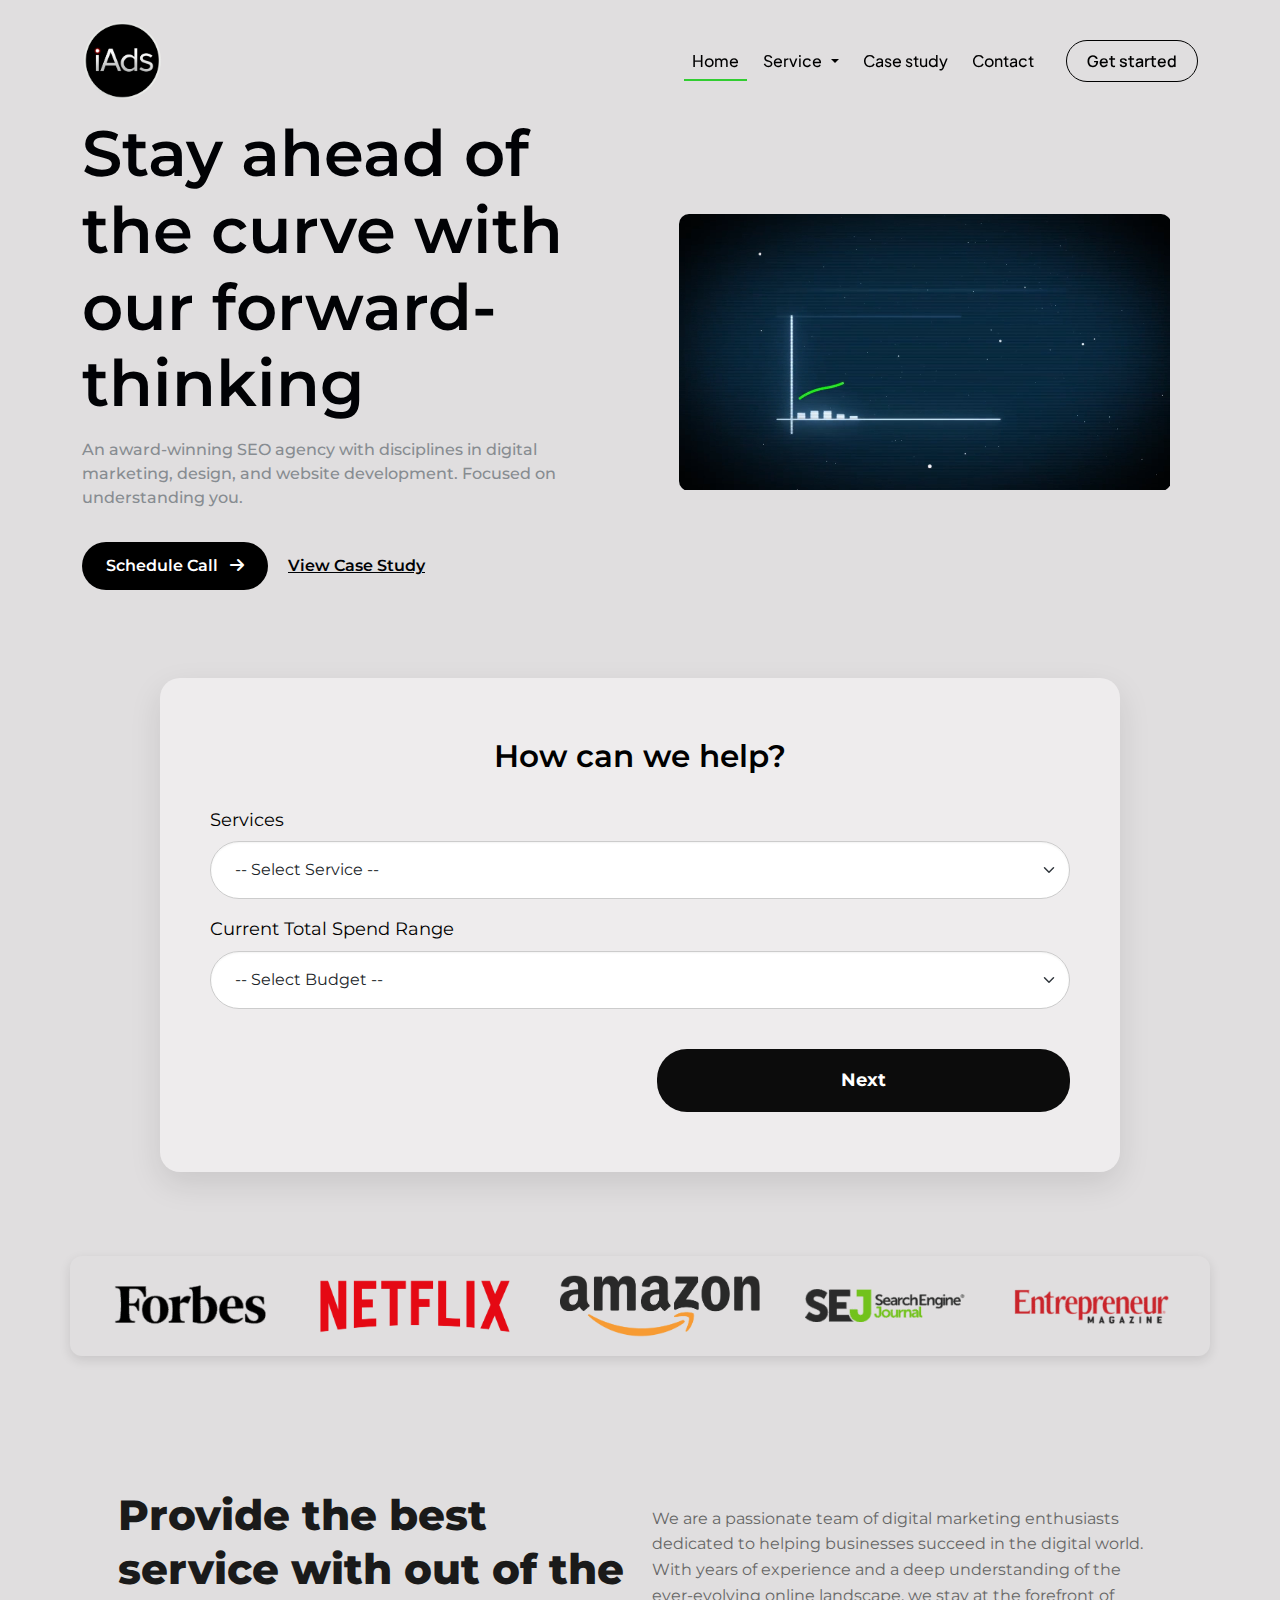
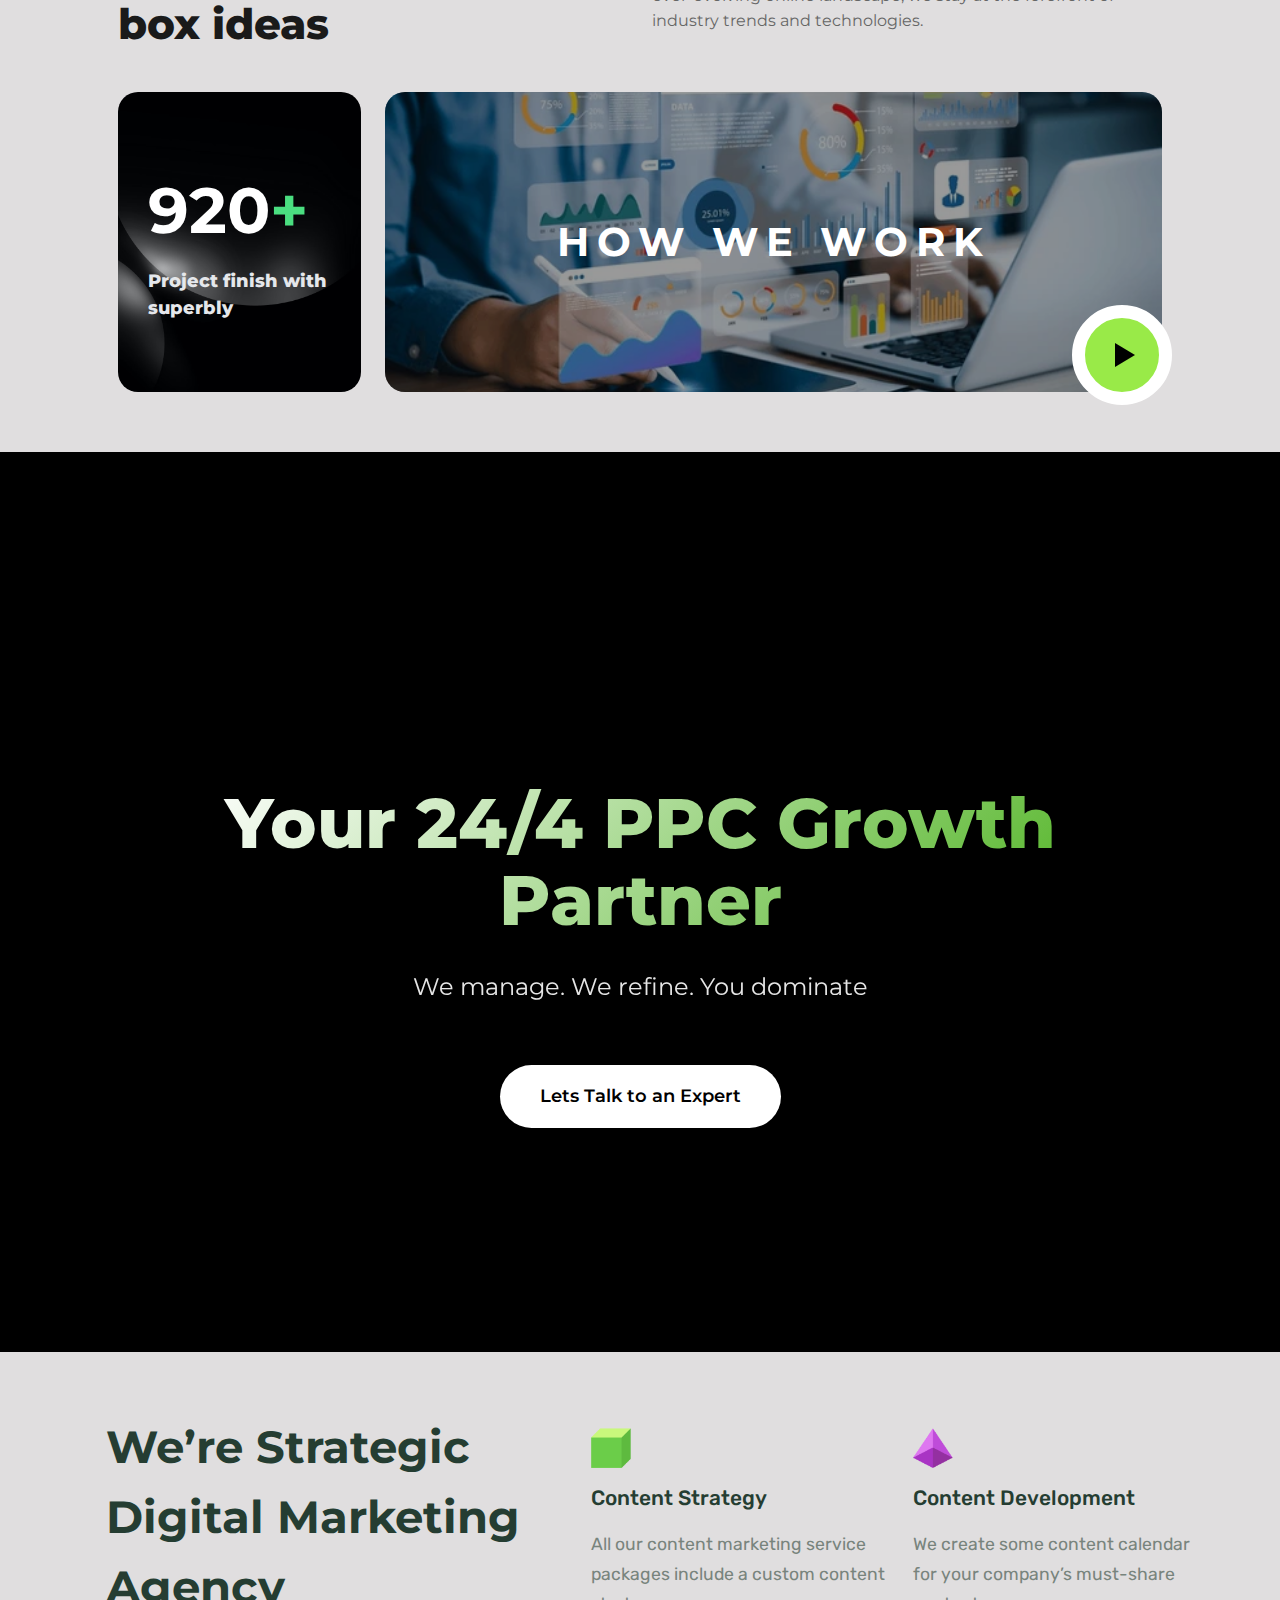
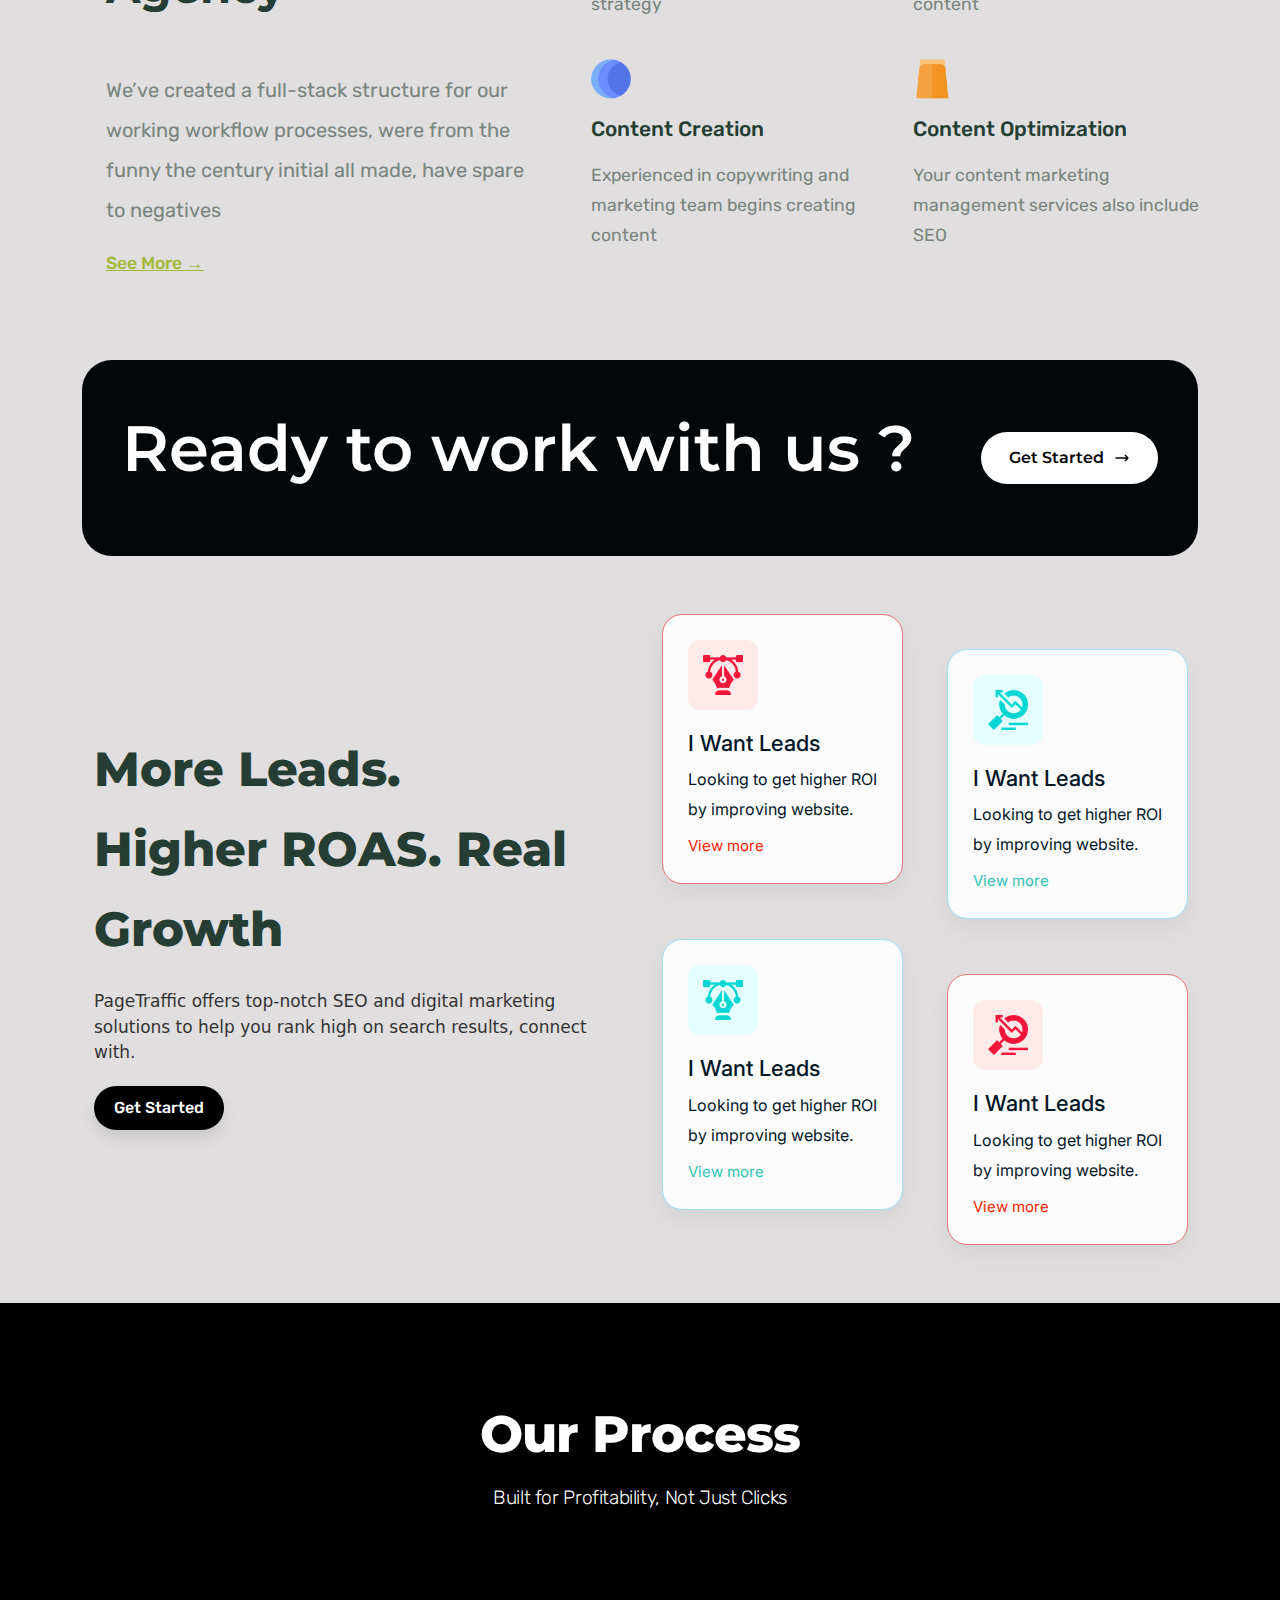
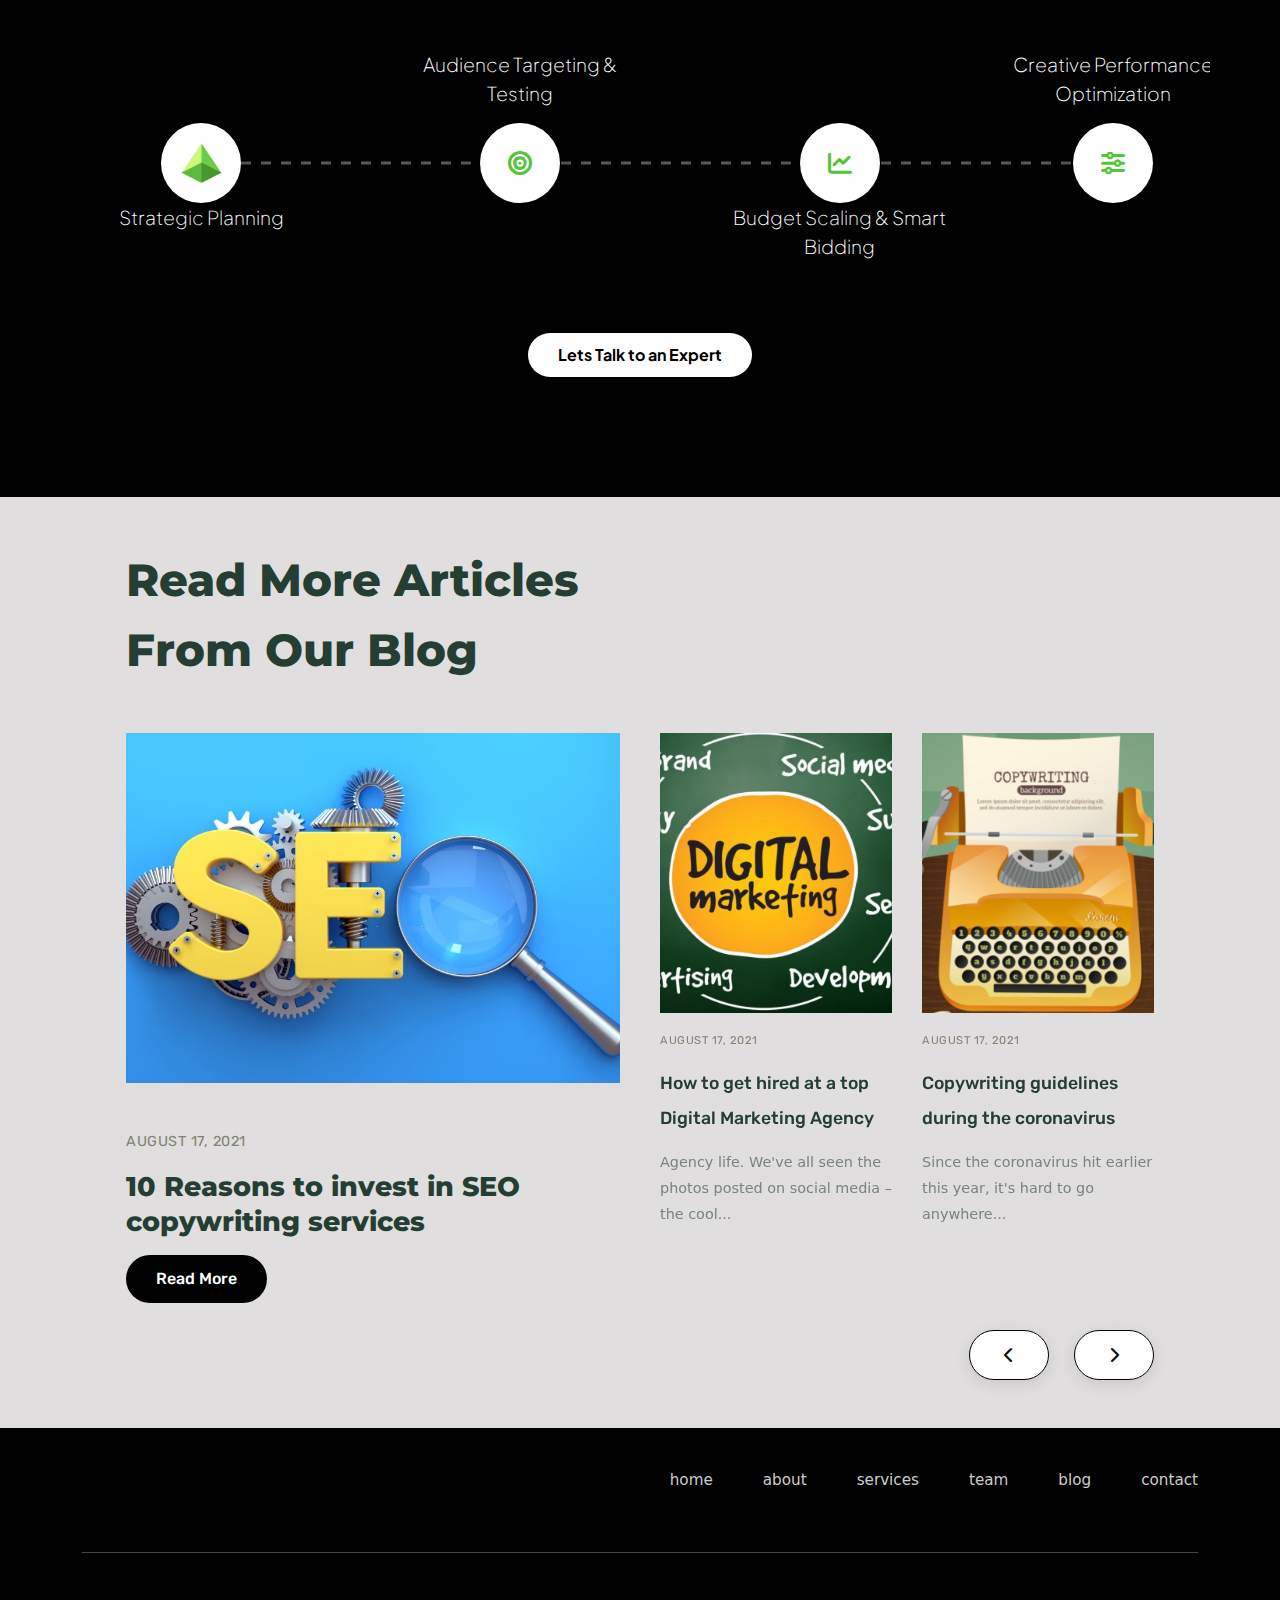
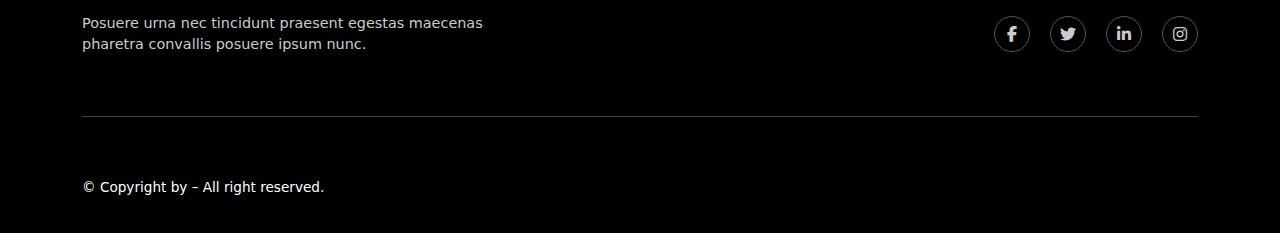
<file: index.html>
<!DOCTYPE html>
<html lang="en">
<head>
  <meta charset="UTF-8" />
  <meta name="viewport" content="width=device-width, initial-scale=1.0" />
  <title>iAds </title>


  <link href="https://fonts.googleapis.com/css2?family=Manrope:wght@600&family=Plus+Jakarta+Sans:wght@400;500;600&display=swap" rel="stylesheet">


  <link href="https://cdnjs.cloudflare.com/ajax/libs/bootstrap/5.3.2/css/bootstrap.min.css" rel="stylesheet">
    <link href="https://fonts.googleapis.com/css2?family=Plus+Jakarta+Sans:wght@500;600&family=Rubik:wght@400;500&family=Inter:wght@400&display=swap" rel="stylesheet">

<link rel="stylesheet" href="https://cdnjs.cloudflare.com/ajax/libs/font-awesome/6.5.0/css/all.min.css">

    <link rel="stylesheet" href="https://cdnjs.cloudflare.com/ajax/libs/OwlCarousel2/2.3.4/assets/owl.carousel.min.css">
    <link rel="stylesheet" href="https://cdnjs.cloudflare.com/ajax/libs/OwlCarousel2/2.3.4/assets/owl.theme.default.min.css">
    <link href="https://fonts.googleapis.com/css2?family=Montserrat:wght@400;500;600;700;800&display=swap" rel="stylesheet">



<link rel="stylesheet" href="index.css">
</head>
<body>

  
  <nav class="navbar navbar-expand-lg navbar-custom navbar-light">
        <div class="container d-flex justify-content-between align-items-center">
            <a class="navbar-brand" href="#">
                <img src="images/e9fa0071a4c67b20eeff11119551f683a5565414.png" alt="iAds" class="nav-logo">
            </a>

            <button class="navbar-toggler d-lg-none border-0" type="button" data-bs-toggle="offcanvas" data-bs-target="#offcanvasNav">
                <span class="navbar-toggler-icon"></span>
            </button>

            <div class="collapse navbar-collapse justify-content-end d-none d-lg-flex align-items-center gap-4">
                <ul class="navbar-nav gap-2">
                    <li class="nav-item">
                        <a class="nav-link active" href="#">Home</a>
                    </li>
                    <li class="nav-item dropdown">
                        <a class="nav-link dropdown-toggle" href="#" role="button">
                            Service
                        </a>
                        <div class="dropdown-menu">
                                       <a class="dropdown-item" href="#">Paid Search </a>
                            <a class="dropdown-item" href="#">Paid Social</a>
                        </div>
                    </li>
                    <li class="nav-item">
                        <a class="nav-link" href="#">Case study</a>
                    </li>
                    <li class="nav-item">
                        <a class="nav-link" href="#">Contact</a>
                    </li>
                </ul>
                <button class="get-started-btn d-none d-lg-inline-block">Get started</button>
            </div>
        </div>
    </nav>

    <div class="offcanvas offcanvas-end offcanvas-custom" tabindex="-1" id="offcanvasNav">
        <div class="offcanvas-header">
            <button type="button" class="btn-close" data-bs-dismiss="offcanvas"></button>
        </div>
        <div class="offcanvas-body d-flex flex-column gap-3">
            <a class="nav-link active" href="#">Home</a>
            <div class="mobile-dropdown">
                <div class="nav-link mobile-dropdown-toggle" onclick="toggleMobileDropdown()">
                    Services <i class="fas fa-chevron-down"></i>
                </div>
                <div class="mobile-dropdown-content" id="mobileDropdownContent">
                    <a class="mobile-dropdown-item" href="#">Paid Search</a>
                    <a class="mobile-dropdown-item" href="#">Paid Social</a>
                </div>
            </div>
            <a class="nav-link" href="#">Case studies</a>
            <a class="nav-link" href="#">Contact Us</a>
            <button class="get-started-btn mt-3">Get started</button>
        </div>
    </div>


















  <section class="hero-section">
    <div class="container">
      <div class="row align-items-center">
        
        
        <div class="col-md-6 mb-4 mb-md-0">
          <h1 class="hero-heading">Stay ahead of the curve with our forward-thinking</h1>
          <p class="hero-description">
            An award-winning SEO agency with disciplines in digital marketing, design, and website development. Focused on understanding you.
          </p>
          <div class="d-flex align-items-center">
            <button class="btn-schedule">Schedule Call <i class="fa-solid fa-arrow-right ms-2"></i></button>
            <a href="#" class="btn-case-study">View Case Study</a>
          </div>
        </div>

        
        <!-- <div class="col-md-6 hero-image text-center ">
          <img src="images/Home[1]1.png" alt="Hero Illustration">
        </div> -->
        <div class="col-md-6 hero-video text-center">
          <video autoplay muted loop playsinline class="hero-video-element ">
            <source src="images/Digital_Growth_Graphic_Presentation.mp4" type="video/mp4">
            Your browser does not support the video tag.
          </video>
        </div>

      </div>
    </div>
  </section>









  <div class="container mt-5 ">
    <!-- <h2 class="text-center my-4">Contact</h2> -->
    <form id="contactForm" class="contact-box mt-5 ">

      <div class="form-step active">
        <h4>How can we help?</h4>
        <div class="mb-3">
          <label for="serviceSelect" class="form-label">Services</label>
          <select class="form-select" id="serviceSelect" required>
            <option value="">-- Select Service --</option>
            <option>Paid Search</option>
            <option>Paid Social</option>
          </select>
        </div>
        <div class="mb-3">
          <label for="budgetSelect" class="form-label">Current Total Spend Range</label>
          <select class="form-select" id="budgetSelect" required>
            <option value="">-- Select Budget --</option>
            <option>$25,001 - $50,000</option>
            <option>$50,001 - $100,000</option>
            <option>$100,001 - $250,000</option>
            <option>More than $250,000</option>

          </select>
        </div>
        <div class="btn-container single">
          <button type="button" class="btn-custom" onclick="nextStep()">Next</button>
        </div>
      </div>

      <div class="form-step">
        <h4>What are your goals?</h4>
        <div class="mb-3">
          <textarea class="form-control" rows="4" placeholder="Your goals..." required></textarea>
        </div>
        <div class="btn-container">
          <button type="button" class="btn-custom" onclick="prevStep()">Previous</button>
          <button type="button" class="btn-custom" onclick="nextStep()">Next</button>
        </div>
      </div>


      <div class="form-step">
        <h4 class="text-center">Let's book a discovery call together.</h4> <br>
        <div class="row g-3">
          <div class="col-md-6">
            <input type="text" class="form-control" placeholder="First Name" required>
          </div>
          <div class="col-md-6">
            <input type="text" class="form-control" placeholder="Last Name" required>
          </div>
          <div class="col-12">
            <input type="email" class="form-control" placeholder="Email" required>
          </div>
          <div class="col-12">
            <input type="text" class="form-control" placeholder="Website" required>
          </div>
        </div>
        <div class="btn-container">
          <button type="button" class="btn-custom" onclick="prevStep()">Previous</button>
          <button type="button" class="btn-custom" onclick="nextStep()">Next</button>
        </div>
      </div>

  
      <div class="form-step text-center">
        <h4>Thank You!</h4>
        <p>You have successfully completed the contact form.</p>
      </div>
    </form>
  </div>





  





  <section class="brand-banner py-4 mb-5">
  <div class="container d-flex justify-content-evenly align-items-center gap-3 flex-nowrap brand-container">
    <img src="images/468d9de104bfc26339b2d04c6470dd8a5a056429 (1).png" alt="Forbes" class="brand-logo">
    <img src="images/33ddff11fa3e13f0d03cbee60fada9627c93a7d4.png" alt="Netflix" class="brand-logo">
    <img src="images/9dbf019c92c91544ad3606094a4c331e18b96a62.png" alt="Amazon" class="brand-logo">
    <img src="images/0903061c8809d54393bcdf7803940b5b9ff0fa55.png" alt="SEJ" class="brand-logo">
    <img src="images/6b58e0d42d21ea981246d92c3ce7bffbf233f681.png" alt="Entrepreneur" class="brand-logo">
  </div>
</section>




















<div class="container service px-5">
        <div class="service-section">

            <div class="row">
                <div class="col-12 col-md-6 mb-3 mb-md-0">
                    <h1 class="main-heading">
                        Provide the best service with out of the box ideas
                    </h1>
                </div>
                <div class="col-12 col-md-6">
                    <p class="description">
                        We are a passionate team of digital marketing enthusiasts dedicated to helping businesses succeed in the digital world. With years of experience and a deep understanding of the ever-evolving online landscape, we stay at the forefront of industry trends and technologies.
                    </p>
                </div>
            </div>

   
            <div class="row">
                <div class="col-12 col-md-3 mb-4 mb-md-0">
                    <div class="stats-box">
                        <div class="stats-content">
                            <div class="stats-number">920<span style="color: #4ade80;">+</span></div>
                            <div class="stats-text">Project finish with superbly</div>
                        </div>
                    </div>
                </div>
                <div class="col-12 col-md-9 position-relative">
  <div class="how-we-work-wrapper">
    <div class="how-we-work-box">
      <div class="how-we-work-text">HOW WE WORK</div>
      
    </div>
    <div class="play-button">
        <div class="play-icon"></div>
      </div>
  </div>
</div>

            </div>
        </div>
    </div>












    









        <div class="growth-section pt-3">
        <div class="container">
            <!-- Stats Counter Section -->
            <div class="stats-container" id="statsContainer">
                <div class="stat-item">
                    <div class="stat-number" data-target="31">0</div>
                    <div class="stat-label">Business</div>
                </div>
                <div class="stat-item">
                    <div class="stat-number" data-target="16">$0</div>
                    <div class="stat-label">AD Spend Managed</div>
                </div>
                <div class="stat-item">
                    <div class="stat-number" data-target="24">0K</div>
                    <div class="stat-label">Qualified Leads</div>
                </div>
                <div class="stat-item">
                    <div class="stat-number" data-target="55">$0M</div>
                    <div class="stat-label">Revenue Generated</div>
                </div>
            </div>
  
            <div class="main-content">
                <h1 class="main-title">Your 24/4 PPC Growth Partner</h1>
                <p class="subtitle">We manage. We refine. You dominate</p>
                
                <a href="#" class="cta-button">Lets Talk to an Expert</a>
                
            
                <div class="social-icons" id="socialIcons">
                    <div class="social-icon linkedin">
                        <img src="images/56c7729b6292d244b20efbc9e7add8381c95a538.png" width="50" height="50"  alt="">

                      
                    </div>
                    
                    <div class="social-icon pinterest">
         

                        <img src="images/340f66ff6646c8c5cea0c8a8201883c0fb900424.png" width="50" height="50"  alt="">
                    </div>
                    
                    <div class="social-icon instagram">

                        <img src="images/38cbf03311e2c4f1a9b4d307d3b8fa84aa90f6b8.png" width="50" height="50"  alt="">

                     
                    </div>
                    
                    <div class="social-icon meta">
                        <img src="images/735343d5decded45a6b720a6672f3d3e4902ea6e.png" width="50" height="50"  alt="">

                     
                    </div>
                    
                    <div class="social-icon google-ads">
                        <img src="images/c9245e5802aea0e1ab3ea05a1ebe45387dfdd48b.png" width="50" height="50"  alt="">

                       
                    </div>
                </div>
            </div>
        </div>
    </div>



















    <div class="container strategy-section">
    <div class="row align-items-start">

      <div class="col-lg-5 col-md-12 mb-4 pe-3 ps-5">
        <h2 class="main-heading">We’re Strategic Digital Marketing Agency</h2>
        <p class="main-description">
          We’ve created a full-stack structure for our working workflow processes, were from the funny the century initial all made, have spare to negatives
        </p>
        <a href="#" class="see-more">See More →</a>
      </div>

   
      <div class="col-lg-7 col-md-12 ps-5 pt-3">
        <div class="row">
     
          <div class="col-md-6">
            <div class="feature-box">
              <img src="images/Group 542 (1).png" alt="Content Strategy" class="feature-icon" />
              <div class="feature-title">Content Strategy</div>
              <div class="feature-description">
                All our content marketing service packages include a custom content strategy
              </div>
            </div>
          </div>

         
          <div class="col-md-6">
            <div class="feature-box">
              <img src="images/Group 555.png" alt="Content Development" class="feature-icon" />
              <div class="feature-title">Content Development</div>
              <div class="feature-description">
                We create some content calendar for your company’s must-share content
              </div>
            </div>
          </div>

        
          <div class="col-md-6">
            <div class="feature-box">
              <img src="images/Group 556.png" alt="Content Creation" class="feature-icon" />
              <div class="feature-title">Content Creation</div>
              <div class="feature-description">
                Experienced in copywriting and marketing team begins creating content
              </div>
            </div>
          </div>

          <div class="col-md-6">
            <div class="feature-box">
              <img src="images/Group 554.png" alt="Content Optimization" class="feature-icon" />
              <div class="feature-title">Content Optimization</div>
              <div class="feature-description">
                Your content marketing management services also include SEO
              </div>
            </div>
          </div>
        </div>
      </div>
    </div>
  </div>




























    <div class="container">
    <div class="ready-section">
      <div class="ready-text">Ready to work with us ?</div>
      <a href="#" class="ready-button">
        Get Started
        <svg fill="none" stroke="currentColor" stroke-width="2" viewBox="0 0 24 24">
          <path stroke-linecap="round" stroke-linejoin="round" d="M17 8l4 4m0 0l-4 4m4-4H3" />
        </svg>
      </a>
    </div>
  </div>








  <div class="container mt-5">
  <div class="row align-items-center mb-5">
    
    <div class="col-lg-6 ps-4">
      <h2 class="lead-title">More Leads.<br>Higher ROAS. Real Growth</h2>
      <p class="lead-desc">
        PageTraffic offers top-notch SEO and digital marketing solutions to help you rank high on search results, connect with.
      </p>
      <button class="lead-btn">Get Started</button>
    </div>

    <div class="col-lg-6">
      <div class="row">
 
        <div class="col-md-6">
          <div class="custom-card-wrapper">
            <div class="card-custom card-red">
              <div class="icon-box icon-red">
                <img src="images/c9a54fe1c398a3bfebe50c8726f96e1d1ce3b21f.png" class="img-red" width="40" alt="">
              </div>
              <h5 class="card-title">I Want Leads</h5>
              <p class="card-text">Looking to get higher ROI by improving website.</p>
              <a href="#" class="view-link view-red">View more</a>
            </div>
          </div>
        </div>

      
        <div class="col-md-6">
          <div class="custom-card-wrapper card-offset">
            <div class="card-custom card-blue">
              <div class="icon-box icon-blue">
                <img src="images/6158ec7a9e4b96e1a9ec4c9661b45542faa21725.png" class="img-green"  width="40" alt="">
              </div>
              <h5 class="card-title">I Want Leads</h5>
              <p class="card-text">Looking to get higher ROI by improving website.</p>
              <a href="#" class="view-link view-blue">View more</a>
            </div>
          </div>
        </div>

        <div class="col-md-6">
          <div class="custom-card-wrapper">
            <div class="card-custom card-blue">
              <div class="icon-box icon-blue">
                <img src="images/c9a54fe1c398a3bfebe50c8726f96e1d1ce3b21f.png" class="img-green" width="40" alt="">
              </div>
              <h5 class="card-title">I Want Leads</h5>
              <p class="card-text">Looking to get higher ROI by improving website.</p>
              <a href="#" class="view-link view-blue">View more</a>
            </div>
          </div>
        </div>

     
        <div class="col-md-6">
          <div class="custom-card-wrapper card-offset">
            <div class="card-custom card-red">
              <div class="icon-box icon-red">
                <img src="images/6158ec7a9e4b96e1a9ec4c9661b45542faa21725.png" class="img-red" width="40" alt="">
              </div>
              <h5 class="card-title">I Want Leads</h5>
              <p class="card-text">Looking to get higher ROI by improving website.</p>
              <a href="#" class="view-link view-red">View more</a>
            </div>
          </div>
        </div>
      </div>
    </div>
  </div>
</div>























 <section class="time-line-container ">
            <div class="timeline container">
            <h1 class="main-title">Our Process</h1>
            <p class="sub-title">Built for Profitability, Not Just Clicks</p>
            
            <div class="timeline-wrapper">
                <div class="timeline-line"></div>
                
                <div class="timeline-points">
                    <div class="timeline-point">
                        <div class="point-circle"><img src="images/Group 576.png"  alt=""></div>
                        <div class="point-content">
                            <div class="point-year">Strategic Planning</div>
                            <div class="point-description">
                                <!-- Established in 2012 in<br>
                                Thrissur, Kerala, as a<br>
                                premier interior design firm. -->
                                <!-- We begin by understanding your vision,lifestyle, and requirements through detailed  consultation and site analysis. -->
                            </div>
                        </div>
                    </div>
                    
                    <div class="timeline-point">
                        <div class="point-circle"><i class="fas fa-bullseye"></i></div>
                        <div class="point-content">
                            <div class="point-year">Audience Targeting & Testing</div>
                            <div class="point-description">
                                <!-- Started working on<br>
                                commercial projects. -->
                                <!-- Our team creates innovative design concepts, 3D visualizations,  and detailed plans tailored to your space. -->
                            </div>
                        </div>
                    </div>
                    
                    <div class="timeline-point">
                        <div class="point-circle"><i class="fas fa-chart-line"></i></div>
                        <div class="point-content">
                            <div class="point-year">Budget Scaling & Smart Bidding</div>
                            <div class="point-description">
                                <!-- Completion of<br>
                                ivision hospital. -->
                                <!-- We refine the design, select materials, coordinate with contractors, and manage all project details. -->
                            </div>
                        </div>
                    </div>
                    
                    <div class="timeline-point">
                        <div class="point-circle"><i class="fas fa-sliders-h"></i></div>
                        <div class="point-content">
                            <div class="point-year">Creative Performance Optimization</div>
                            <div class="point-description">
                                <!-- 2024 Expansion outside<br>
                                <strong>Kerala & UAE</strong> -->
                                <!-- Complete installation <br>and styling to bring  your  vision to life with meticulous attention <br> to every detail. -->
                            </div>
                        </div>
                    </div>
                </div>
            </div>
            <div class="talk-btn">Lets Talk to an Expert</div>
        </div>

        </section>






















<div class="container p-5 article">
        <h1 class="main-heading px-2">Read More Articles<br>From Our Blog</h1>
        
        <div class="row g-4">
          
            <div class="col-lg-6">
                <div class="featured-card px-2">
                    <img src="images/3cab99c917390463671e13e186ac9d9795ea7aee.png" 
                         alt="SEO Services" class="featured-image img-fluid">
                    <div class="featured-content py-5">
                        <div class="featured-date">August 17, 2021</div>
                        <h3 class="featured-title">10 Reasons to invest in SEO copywriting services</h3>
                        <a href="#" class="read-more-btn">Read More</a>
                    </div>
                </div>
            </div>
            
  
            <div class="col-lg-6">
                <div class="carousel-section px-2">
                    <div class="carousel-container">
                        <div class="owl-carousel owl-theme" id="blog-carousel">
                           
                            <div class="slide-card">
                                <img src="images/cee2ed7a0bab14b0f1862a051e1060b1747aeb29.png" alt="Digital Marketing" class="slide-image">
                                <div class="slide-content">
                                    <div class="slide-date">August 17, 2021</div>
                                    <h4 class="slide-title">How to get hired at a top Digital Marketing Agency</h4>
                                    <p class="slide-excerpt">Agency life. We've all seen the photos posted on social media – the cool...</p>
                                </div>
                            </div>

                          
                            <div class="slide-card">
                                <img src="images/a654277cc29d66957c5ba06dcc9ee167e620071a.png" alt="Copywriting" class="slide-image">
                                <div class="slide-content">
                                    <div class="slide-date">August 17, 2021</div>
                                    <h4 class="slide-title">Copywriting guidelines during the coronavirus</h4>
                                    <p class="slide-excerpt">Since the coronavirus hit earlier this year, it's hard to go anywhere...</p>
                                </div>
                            </div>

                            <div class="slide-card">
                                <img src="images/38cbf03311e2c4f1a9b4d307d3b8fa84aa90f6b8.png" alt="Content Strategy" class="slide-image">
                                <div class="slide-content">
                                    <div class="slide-date">August 15, 2021</div>
                                    <h4 class="slide-title">Content strategy that converts visitors to customers</h4>
                                    <p class="slide-excerpt">Creating content that not only attracts but also converts is the key...</p>
                                </div>
                            </div>

                    
                            <div class="slide-card">
                                <img src="images/340f66ff6646c8c5cea0c8a8201883c0fb900424.png" alt="Social Media" class="slide-image">
                                <div class="slide-content">
                                    <div class="slide-date">August 12, 2021</div>
                                    <h4 class="slide-title">Social media marketing trends for 2024</h4>
                                    <p class="slide-excerpt">Stay ahead of the curve with the latest social media trends that...</p>
                                </div>
                            </div>

                        
                            <div class="slide-card">
                                <img src="images/a654277cc29d66957c5ba06dcc9ee167e620071a.png" alt="Email Marketing" class="slide-image">
                                <div class="slide-content">
                                    <div class="slide-date">August 10, 2021</div>
                                    <h4 class="slide-title">Email marketing automation best practices</h4>
                                    <p class="slide-excerpt">Discover how to set up effective email automation sequences that...</p>
                                </div>
                            </div>

                         
                            <div class="slide-card">
                                <img src="images/a654277cc29d66957c5ba06dcc9ee167e620071a.png" alt="Analytics" class="slide-image">
                                <div class="slide-content">
                                    <div class="slide-date">August 8, 2021</div>
                                    <h4 class="slide-title">Understanding Google Analytics 4 for marketers</h4>
                                    <p class="slide-excerpt">Navigate the new features of GA4 and learn how to track what matters...</p>
                                </div>
                            </div>
                        </div>

               
                        <div class="carousel-controls">
                            <button class="carousel-btn" id="prevBtn">
                                <i class="fas fa-chevron-left"></i>
                            </button>
                            <button class="carousel-btn" id="nextBtn">
                                <i class="fas fa-chevron-right"></i>
                            </button>
                        </div>
                    </div>
                </div>
            </div>
        </div>
    </div>

  








    

















        <footer >
    
    <div class="container">
        <ul class="footer-nav">
      <li><a href="#">home</a></li>
      <li><a href="#">about</a></li>
      <li><a href="#">services</a></li>
      <li><a href="#">team</a></li>
      <li><a href="#">blog</a></li>
      <li><a href="#">contact</a></li>
    </ul>

    <div class="footer-line "></div>

  
    <div class="row align-items-center">
      <div class="col-md-6 footer-text mb-3 mb-md-0">
        Posuere urna nec tincidunt praesent egestas maecenas<br />
        pharetra convallis posuere ipsum nunc.
      </div>
      <div class="col-md-6 footer-icons">
        <a href="#"><i class="fab fa-facebook-f"></i></a>
        <a href="#"><i class="fab fa-twitter"></i></a> 
         
        <a href="#"><i class="fab fa-linkedin-in"></i></a>
        <a href="#"><i class="fab fa-instagram"></i></a>
      </div>
    </div>

   
    <div class="footer-line"></div>

    
    <div class="footer-copy">
      <p>© Copyright by – All right reserved.</p>
    </div>
    </div>
  </footer>


  
    <script src="https://cdnjs.cloudflare.com/ajax/libs/jquery/3.6.0/jquery.min.js"></script>
    <script src="https://cdnjs.cloudflare.com/ajax/libs/bootstrap/5.3.0/js/bootstrap.bundle.min.js"></script>
    <script src="https://cdnjs.cloudflare.com/ajax/libs/OwlCarousel2/2.3.4/owl.carousel.min.js"></script>

<script>
   const navbar = document.querySelector('.navbar');
        const offcanvasNav = document.getElementById('offcanvasNav');

        function handleNavbarScroll() {
            if (window.scrollY > 50) {
                navbar.classList.add('navbar-scrolled');
            } else {
                navbar.classList.remove('navbar-scrolled');
            }
        }

        handleNavbarScroll();
        window.addEventListener('scroll', handleNavbarScroll);

        offcanvasNav.addEventListener('show.bs.offcanvas', () => {
            navbar.classList.add('navbar-scrolled');
            navbar.classList.remove('navbar-light');
            navbar.classList.add('navbar-dark');
        });

        offcanvasNav.addEventListener('hidden.bs.offcanvas', () => {
            navbar.classList.remove('navbar-dark');
            handleNavbarScroll(); 
        });


        function toggleMobileDropdown() {
            const toggle = document.querySelector('.mobile-dropdown-toggle');
            const content = document.getElementById('mobileDropdownContent');
            
            toggle.classList.toggle('active');
            content.classList.toggle('active');
        }















   const observerOptions = {
            threshold: 0.1,
            rootMargin: '0px 0px -50px 0px'
        };

     
        function animateCounter(element, target, suffix = '') {
            let current = 0;
            const increment = target / 50;
            const timer = setInterval(() => {
                current += increment;
                if (current >= target) {
                    current = target;
                    clearInterval(timer);
                }
                
                if (suffix === 'M' && target === 55) {
                    element.textContent = '$' + Math.floor(current) + 'M+';
                } else if (suffix === '+' && target === 16) {
                    element.textContent = '$' + Math.floor(current) + '+';
                } else if (suffix === 'K' && target === 24) {
                    element.textContent = Math.floor(current) + 'K+';
                } else {
                    element.textContent = Math.floor(current) + '+';
                }
            }, 40);
        }

    
        const statsObserver = new IntersectionObserver((entries) => {
            entries.forEach((entry) => {
                if (entry.isIntersecting) {
                    const statItems = entry.target.querySelectorAll('.stat-item');
                    
                    statItems.forEach((item, index) => {
                        setTimeout(() => {
                            item.classList.add('animate');
                            
                            const numberElement = item.querySelector('.stat-number');
                            const target = parseInt(numberElement.getAttribute('data-target'));
                            
           
                            if (target === 55) {
                                animateCounter(numberElement, target, 'M');
                            } else if (target === 16) {
                                animateCounter(numberElement, target, '+');
                            } else if (target === 24) {
                                animateCounter(numberElement, target, 'K');
                            } else {
                                animateCounter(numberElement, target, '+');
                            }
                        }, index * 200);
                    });
                    
                    statsObserver.unobserve(entry.target);
                }
            });
        }, observerOptions);

        const socialObserver = new IntersectionObserver((entries) => {
            entries.forEach((entry) => {
                if (entry.isIntersecting) {
                    const socialIcons = entry.target.querySelectorAll('.social-icon');
                    
                    socialIcons.forEach((icon, index) => {
                        setTimeout(() => {
                            icon.classList.add('animate');
                        }, index * 100);
                    });
                    
                    socialObserver.unobserve(entry.target);
                }
            });
        }, observerOptions);

        document.addEventListener('DOMContentLoaded', function() {
            const statsContainer = document.getElementById('statsContainer');
            const socialIcons = document.getElementById('socialIcons');
            
            if (statsContainer) {
                statsObserver.observe(statsContainer);
            }
            
            if (socialIcons) {
                socialObserver.observe(socialIcons);
            }
        });

     
        document.querySelector('.cta-button').addEventListener('click', function(e) {
            e.preventDefault();
         
            console.log('CTA button clicked');
        });





















   $(document).ready(function() {
            
            const owl = $("#blog-carousel").owlCarousel({
                items: 2,
                loop: true,
                margin: 30,
                nav: false,
                dots: false,
                autoplay: false,
                smartSpeed: 500,
                responsive: {
                    0: {
                        items: 1,
                        margin: 15
                    },
                    768: {
                        items: 2,
                        margin: 20
                    },
                    992: {
                        items: 2,
                        margin: 30
                    }
                }
            });

            
            $("#nextBtn").click(function() {
                owl.trigger('next.owl.carousel');
            });

            $("#prevBtn").click(function() {
                owl.trigger('prev.owl.carousel');
            });


            owl.on('changed.owl.carousel', function(event) {
 
            });
        });

































            let currentStep = 0;
    const steps = document.querySelectorAll('.form-step');

    function showStep(index) {
      steps.forEach((step, i) => {
        step.classList.remove('active');
        if (i === index) step.classList.add('active');
      });
    }

    function nextStep() {
      const currentFormStep = steps[currentStep];
      const inputs = currentFormStep.querySelectorAll('input, select, textarea');
      for (let input of inputs) {
        if (!input.checkValidity()) {
          input.reportValidity();
          return;
        }
      }
      if (currentStep < steps.length - 1) {
        currentStep++;
        showStep(currentStep);
      }
    }

    function prevStep() {
      if (currentStep > 0) {
        currentStep--;
        showStep(currentStep);
      }
    }

</script>

</body>
</html>
</file>
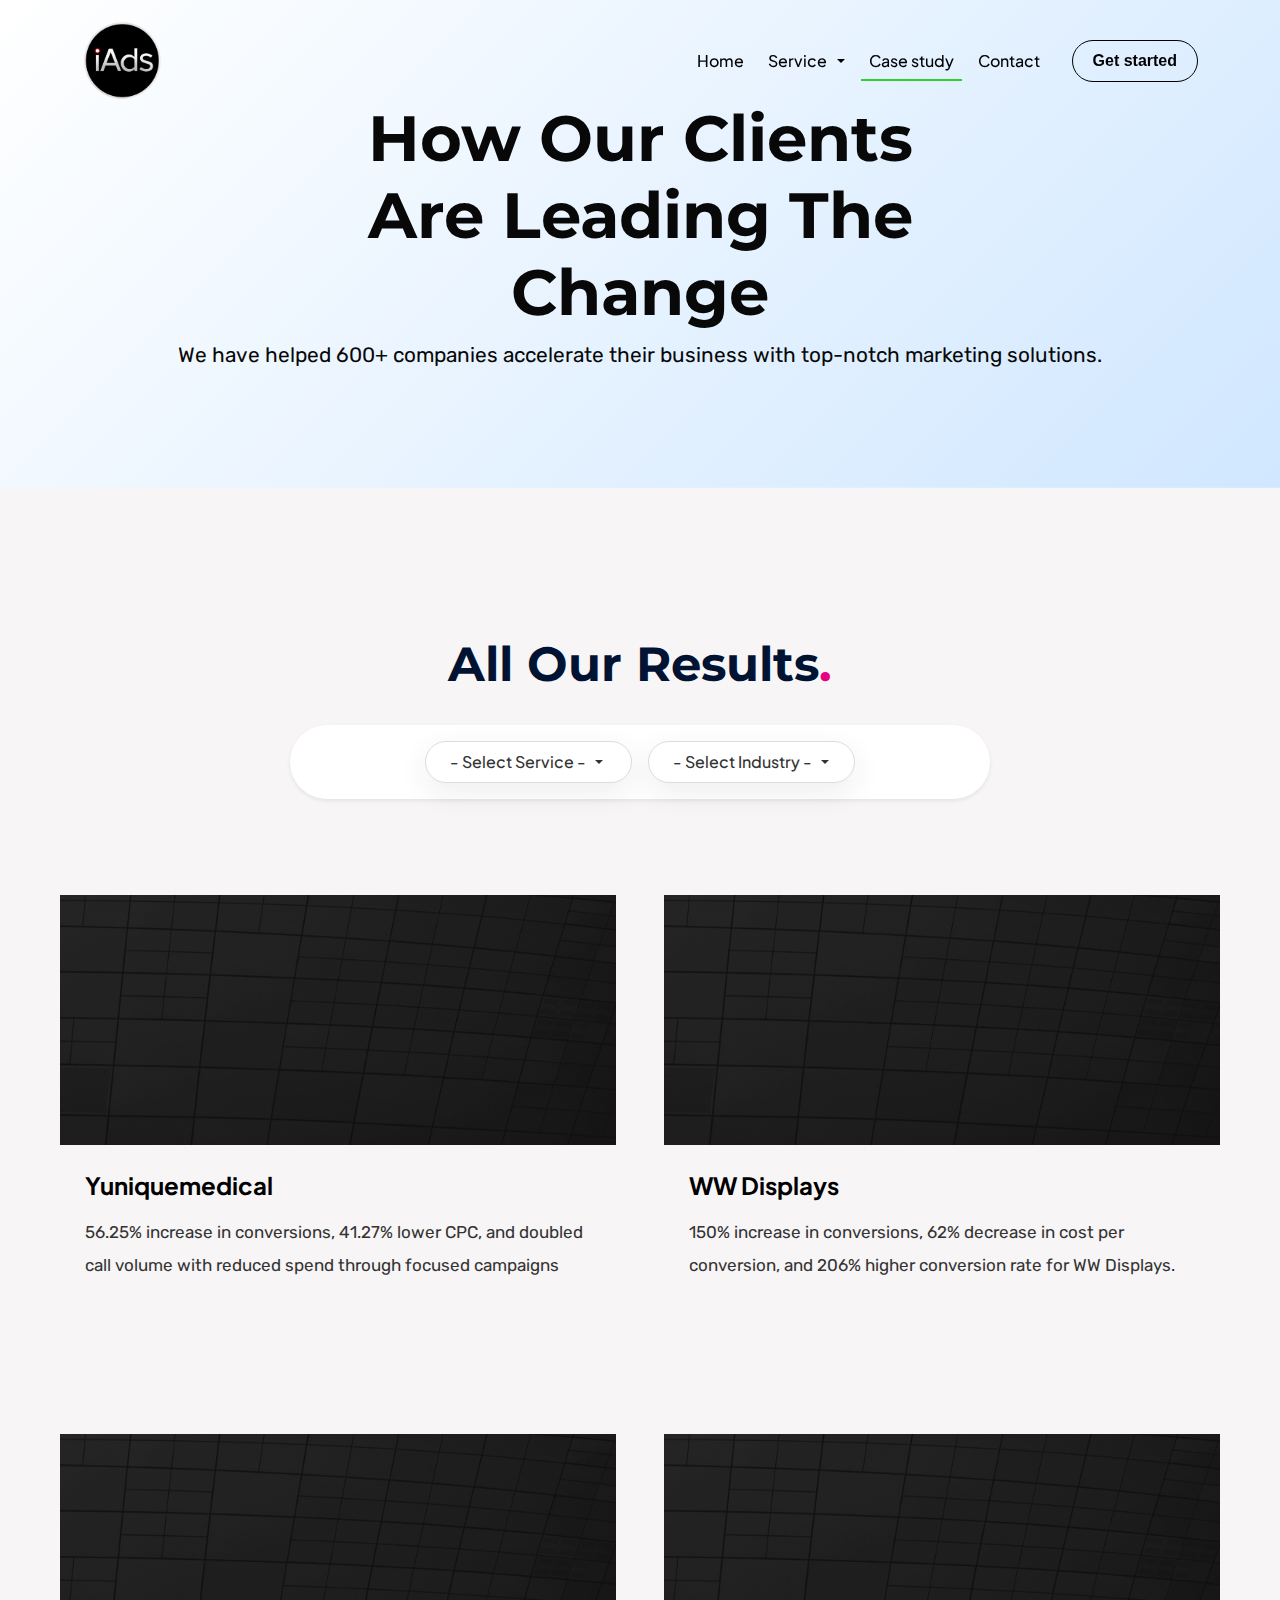
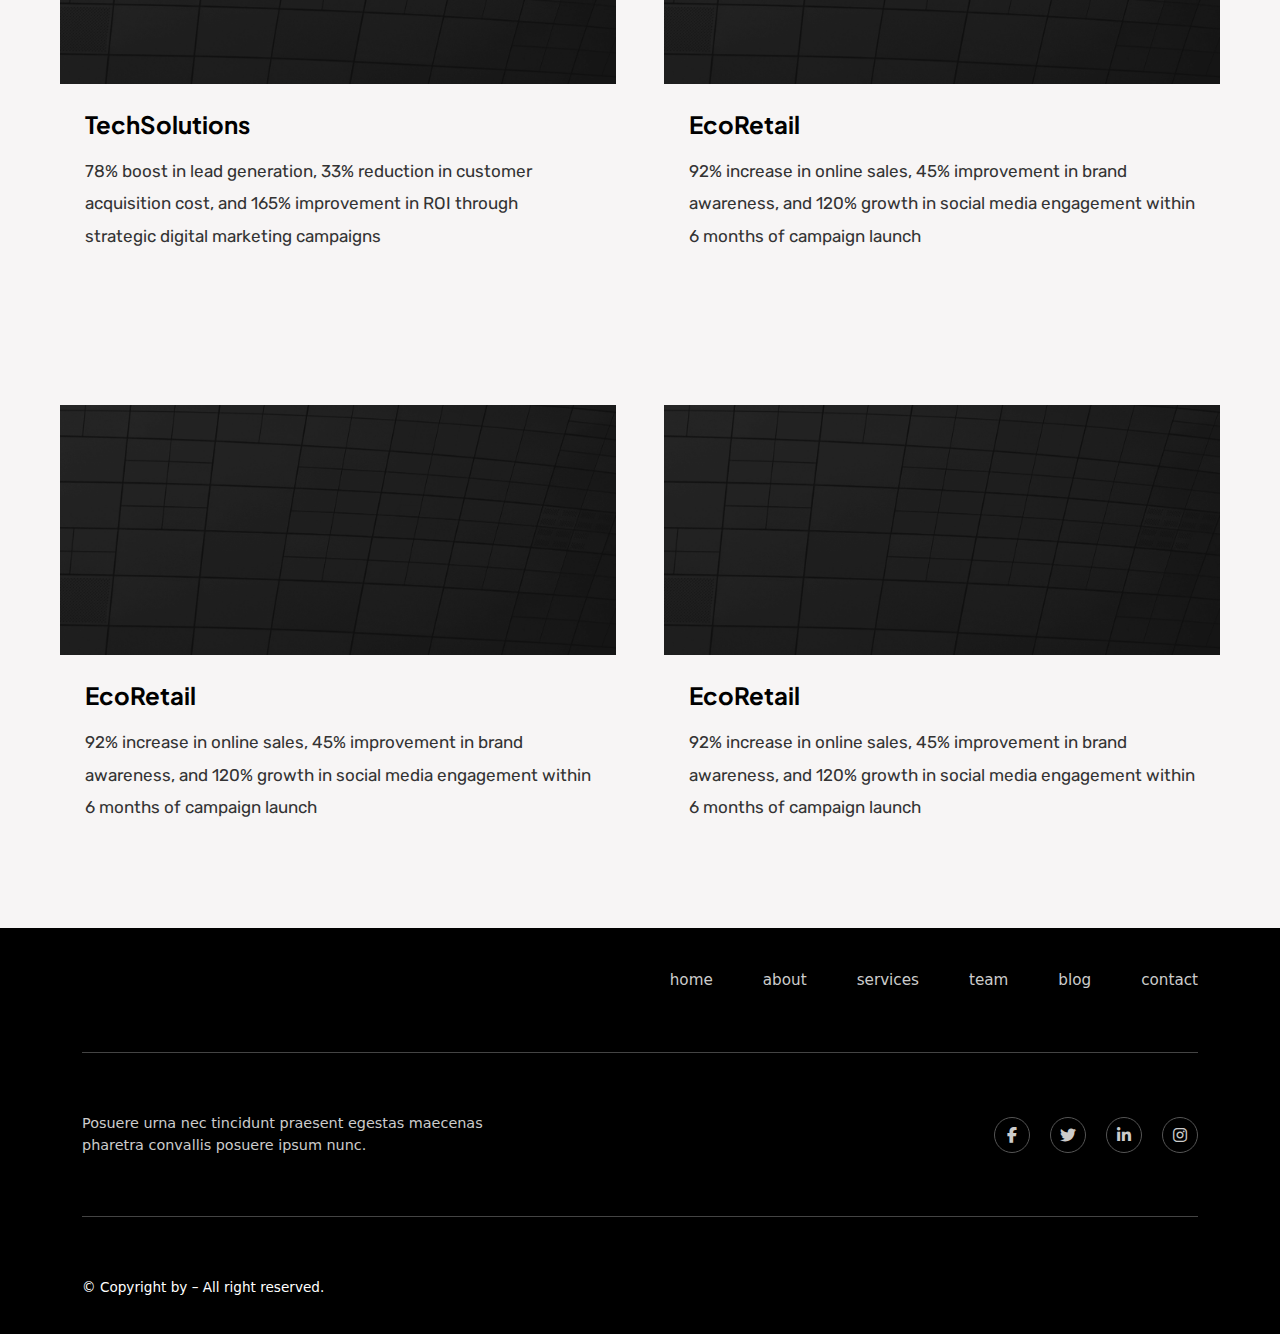
<file: casestudy.html>
<!DOCTYPE html>
<html lang="en">
<head>
    <meta charset="UTF-8">
    <meta name="viewport" content="width=device-width, initial-scale=1.0">
    <title>Case Study Cards</title>
    <link href="https://cdnjs.cloudflare.com/ajax/libs/bootstrap/5.3.0/css/bootstrap.min.css" rel="stylesheet">
    <link href="https://fonts.googleapis.com/css2?family=Plus+Jakarta+Sans:wght@400;500;600;700&family=Rubik:wght@400;500;600&display=swap" rel="stylesheet">
    <link rel="stylesheet" href="casestudy.css">
<link rel="stylesheet" href="https://cdnjs.cloudflare.com/ajax/libs/font-awesome/6.5.0/css/all.min.css">
    <link href="https://fonts.googleapis.com/css2?family=Montserrat:wght@400;500;600;700;800&display=swap" rel="stylesheet">







</head>
<body>






 <nav class="navbar navbar-expand-lg navbar-custom navbar-light">
        <div class="container d-flex justify-content-between align-items-center">
            <a class="navbar-brand" href="#">
                <img src="images/e9fa0071a4c67b20eeff11119551f683a5565414.png" alt="iAds" class="nav-logo">
            </a>

            <button class="navbar-toggler d-lg-none border-0" type="button" data-bs-toggle="offcanvas" data-bs-target="#offcanvasNav">
                <span class="navbar-toggler-icon"></span>
            </button>

            <div class="collapse navbar-collapse justify-content-end d-none d-lg-flex align-items-center gap-4">
                <ul class="navbar-nav gap-2">
                    <li class="nav-item">
                        <a class="nav-link " href="#">Home</a>
                    </li>
                    <li class="nav-item dropdown">
                        <a class="nav-link dropdown-toggle" href="#" role="button">
                            Service
                        </a>
                        <div class="dropdown-menu">
                                       <a class="dropdown-item" href="#">Paid Search </a>
                            <a class="dropdown-item" href="#">Paid Social</a>
                        </div>
                    </li>
                    <li class="nav-item">
                        <a class="nav-link active" href="#">Case study</a>
                    </li>
                    <li class="nav-item">
                        <a class="nav-link" href="#">Contact</a>
                    </li>
                </ul>
                <button class="get-started-btn d-none d-lg-inline-block">Get started</button>
            </div>
        </div>
    </nav>

    <div class="offcanvas offcanvas-end offcanvas-custom" tabindex="-1" id="offcanvasNav">
        <div class="offcanvas-header">
            <button type="button" class="btn-close" data-bs-dismiss="offcanvas"></button>
        </div>
        <div class="offcanvas-body d-flex flex-column gap-3">
            <a class="nav-link active" href="#">Home</a>
            <div class="mobile-dropdown">
                <div class="nav-link mobile-dropdown-toggle" onclick="toggleMobileDropdown()">
                    Services <i class="fas fa-chevron-down"></i>
                </div>
                <div class="mobile-dropdown-content" id="mobileDropdownContent">
                    <a class="mobile-dropdown-item" href="#">Paid Search</a>
                    <a class="mobile-dropdown-item" href="#">Paid Social</a>
                </div>
            </div>
            <a class="nav-link" href="#">Case studies</a>
            <a class="nav-link" href="#">Contact Us</a>
            <button class="get-started-btn mt-3">Get started</button>
        </div>
    </div>













    <!-- <div class="container-fluid"> -->
        <div class="case-study-header">
            <h1>How Our Clients <br>
Are Leading The <br> Change</h1>
<p>We have helped 600+ companies accelerate their business with top-notch marketing solutions.</p>



        </div>
    <!-- </div> -->





<div class="filter-section text-center my-5">
  <h1 class="case-study-subhead">All Our Results<span>.</span></h1>
  <div class="filter-box container px-4 py-3 shadow-sm">
    <div class="row g-3 justify-content-center">
      

      <div class="col-md-6 col-lg-4">
        <div class="dropdown w-100">
          <button class="btn dropdown-toggle w-100 text-start px-4 py-2" type="button" data-bs-toggle="dropdown" aria-expanded="false">
            - Select Service -
          </button>
          <ul class="dropdown-menu w-100">
            <li><a class="dropdown-item" href="#">Paid Search</a></li>
            <li><a class="dropdown-item" href="#">Paid Social</a></li>
            <!-- <li><a class="dropdown-item" href="#">Social Media</a></li> -->
          </ul>
        </div>
      </div>

      <!-- Industry Dropdown -->
      <div class="col-md-6 col-lg-4">
        <div class="dropdown w-100">
          <button class="btn dropdown-toggle w-100 text-start px-4 py-2" type="button" data-bs-toggle="dropdown" aria-expanded="false">
            - Select Industry -
          </button>
          <ul class="dropdown-menu w-100">
            <li><a class="dropdown-item" href="#">Healthcare</a></li>
            <li><a class="dropdown-item" href="#">Retail</a></li>
            <li><a class="dropdown-item" href="#">Technology</a></li>
          </ul>
        </div>
      </div>

    </div>
  </div>
</div>


    


    <div class="case-study-container">




        <div class="row g-5">
           
            <div class="col-lg-6 col-md-6 col-12">
                <a href="#case-study-1" class="case-study-card">
                    <div class="card-image">
                  
                        <img src="images/05484512c7c310f1fab9f702b1e21353b7787ccb (1).png" alt="">
                    </div>
                    <div class="card-content">
                        <h3 class="card-title">Yuniquemedical</h3>
                        <p class="card-description">
                            56.25% increase in conversions, 41.27% lower CPC, and doubled call volume with reduced spend through focused campaigns
                        </p>
                    </div>
                </a>
            </div>

            <div class="col-lg-6 col-md-6 col-12">
                <a href="#case-study-2" class="case-study-card">
                    <div class="card-image">
                        <img src="images/05484512c7c310f1fab9f702b1e21353b7787ccb (1).png" alt="">


                    </div>
                    <div class="card-content">
                        <h3 class="card-title">WW Displays</h3>
                        <p class="card-description">
                            150% increase in conversions, 62% decrease in cost per conversion, and 206% higher conversion rate for WW Displays.
                        </p>
                    </div>
                </a>
            </div>

       
            <div class="col-lg-6 col-md-6 col-12">
                <a href="#case-study-3" class="case-study-card">
                    <div class="card-image">
                        <img src="images/05484512c7c310f1fab9f702b1e21353b7787ccb (1).png" alt="">


                    </div>
                    <div class="card-content">
                        <h3 class="card-title">TechSolutions</h3>
                        <p class="card-description">
                            78% boost in lead generation, 33% reduction in customer acquisition cost, and 165% improvement in ROI through strategic digital marketing campaigns
                        </p>
                    </div>
                </a>
            </div>

            
            <div class="col-lg-6 col-md-6 col-12">
                <a href="#case-study-4" class="case-study-card">
                    <div class="card-image">
                        <img src="images/05484512c7c310f1fab9f702b1e21353b7787ccb (1).png" alt="">


                    </div>
                    <div class="card-content">
                        <h3 class="card-title">EcoRetail</h3>
                        <p class="card-description">
                            92% increase in online sales, 45% improvement in brand awareness, and 120% growth in social media engagement within 6 months of campaign launch
                        </p>
                    </div>
                </a>
            </div>

     
            <div class="col-lg-6 col-md-6 col-12">
                <a href="#case-study-4" class="case-study-card">
                    <div class="card-image">
                        <img src="images/05484512c7c310f1fab9f702b1e21353b7787ccb (1).png" alt="">


                    </div>
                    <div class="card-content">
                        <h3 class="card-title">EcoRetail</h3>
                        <p class="card-description">
                            92% increase in online sales, 45% improvement in brand awareness, and 120% growth in social media engagement within 6 months of campaign launch
                        </p>
                    </div>
                </a>
            </div>

            
            <div class="col-lg-6 col-md-6 col-12">
                <a href="#case-study-4" class="case-study-card">
                    <div class="card-image">
                        <img src="images/05484512c7c310f1fab9f702b1e21353b7787ccb (1).png" alt="">


                    </div>
                    <div class="card-content">
                        <h3 class="card-title">EcoRetail</h3>
                        <p class="card-description">
                            92% increase in online sales, 45% improvement in brand awareness, and 120% growth in social media engagement within 6 months of campaign launch
                        </p>
                    </div>
                </a>
            </div>
        </div>
    </div>


     <footer >
    
    <div class="container">
        <ul class="footer-nav">
      <li><a href="#">home</a></li>
      <li><a href="#">about</a></li>
      <li><a href="#">services</a></li>
      <li><a href="#">team</a></li>
      <li><a href="#">blog</a></li>
      <li><a href="#">contact</a></li>
    </ul>

    <div class="footer-line "></div>

  
    <div class="row align-items-center">
      <div class="col-md-6 footer-text mb-3 mb-md-0">
        Posuere urna nec tincidunt praesent egestas maecenas<br />
        pharetra convallis posuere ipsum nunc.
      </div>
      <div class="col-md-6 footer-icons">
        <a href="#"><i class="fab fa-facebook-f"></i></a>
        <a href="#"><i class="fab fa-twitter"></i></a> 
         
        <a href="#"><i class="fab fa-linkedin-in"></i></a>
        <a href="#"><i class="fab fa-instagram"></i></a>
      </div>
    </div>

   
    <div class="footer-line"></div>

    
    <div class="footer-copy">
      <p>© Copyright by – All right reserved.</p>
    </div>
    </div>
  </footer>

    <script src="https://cdnjs.cloudflare.com/ajax/libs/bootstrap/5.3.0/js/bootstrap.bundle.min.js"></script>


    <script>
        const navbar = document.querySelector('.navbar');
        const offcanvasNav = document.getElementById('offcanvasNav');

        function handleNavbarScroll() {
            if (window.scrollY > 50) {
                navbar.classList.add('navbar-scrolled');
            } else {
                navbar.classList.remove('navbar-scrolled');
            }
        }

        handleNavbarScroll();
        window.addEventListener('scroll', handleNavbarScroll);

        offcanvasNav.addEventListener('show.bs.offcanvas', () => {
            navbar.classList.add('navbar-scrolled');
            navbar.classList.remove('navbar-light');
            navbar.classList.add('navbar-dark');
        });

        offcanvasNav.addEventListener('hidden.bs.offcanvas', () => {
            navbar.classList.remove('navbar-dark');
            handleNavbarScroll(); 
        });

     
        function toggleMobileDropdown() {
            const toggle = document.querySelector('.mobile-dropdown-toggle');
            const content = document.getElementById('mobileDropdownContent');
            
            toggle.classList.toggle('active');
            content.classList.toggle('active');
        }
    </script>
</body>
</html>
</file>
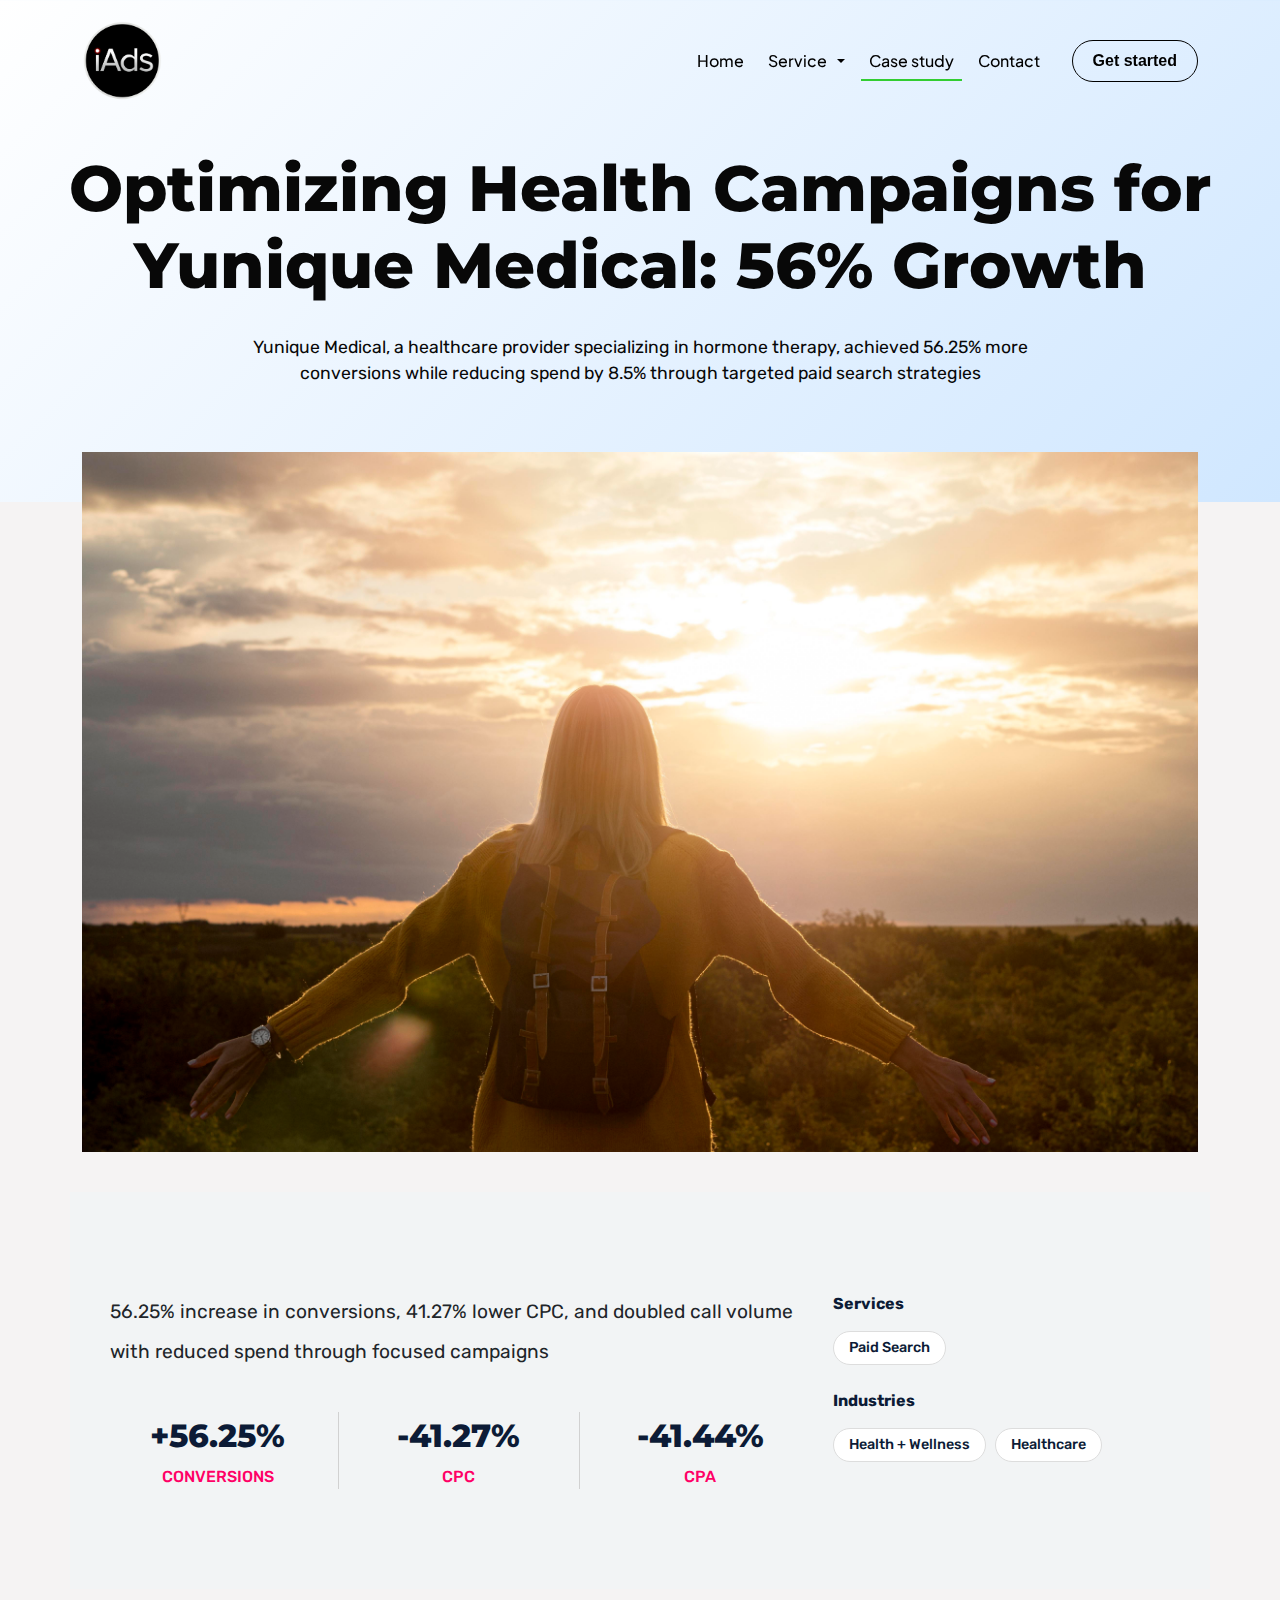
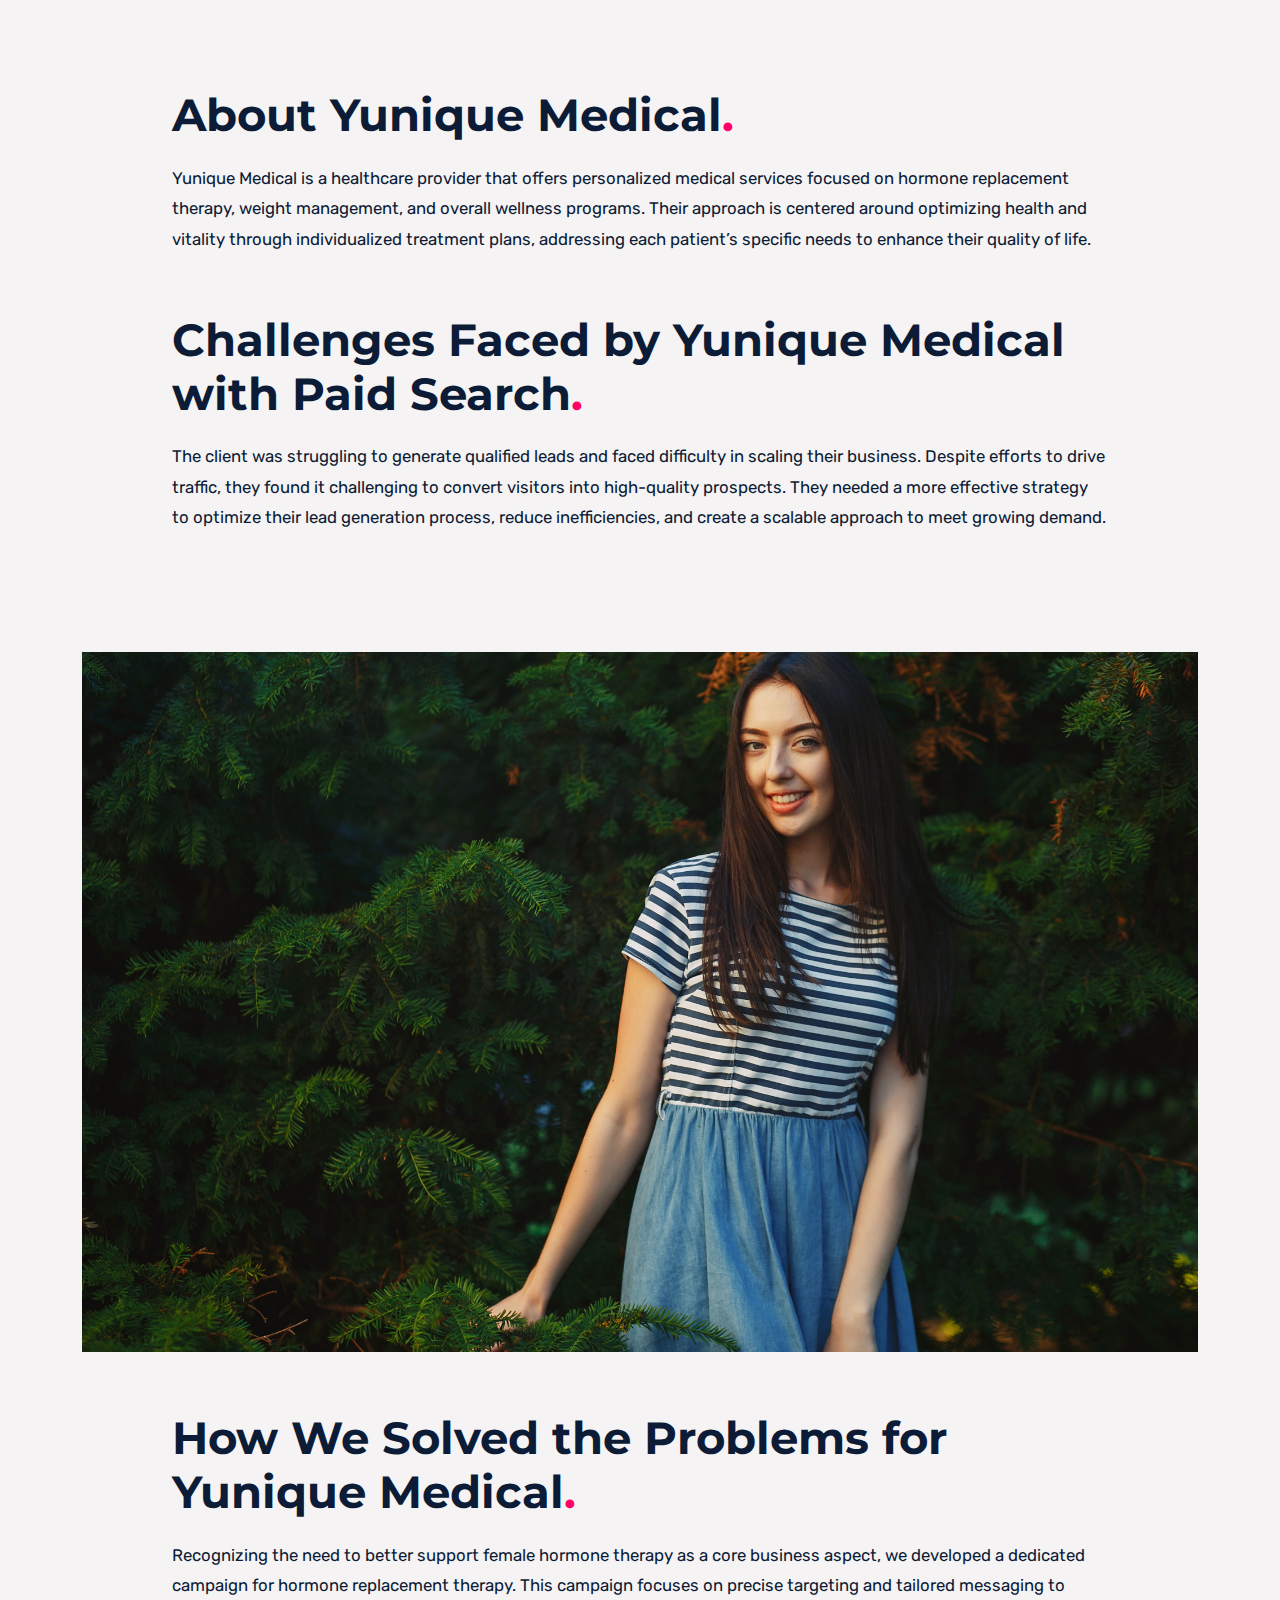
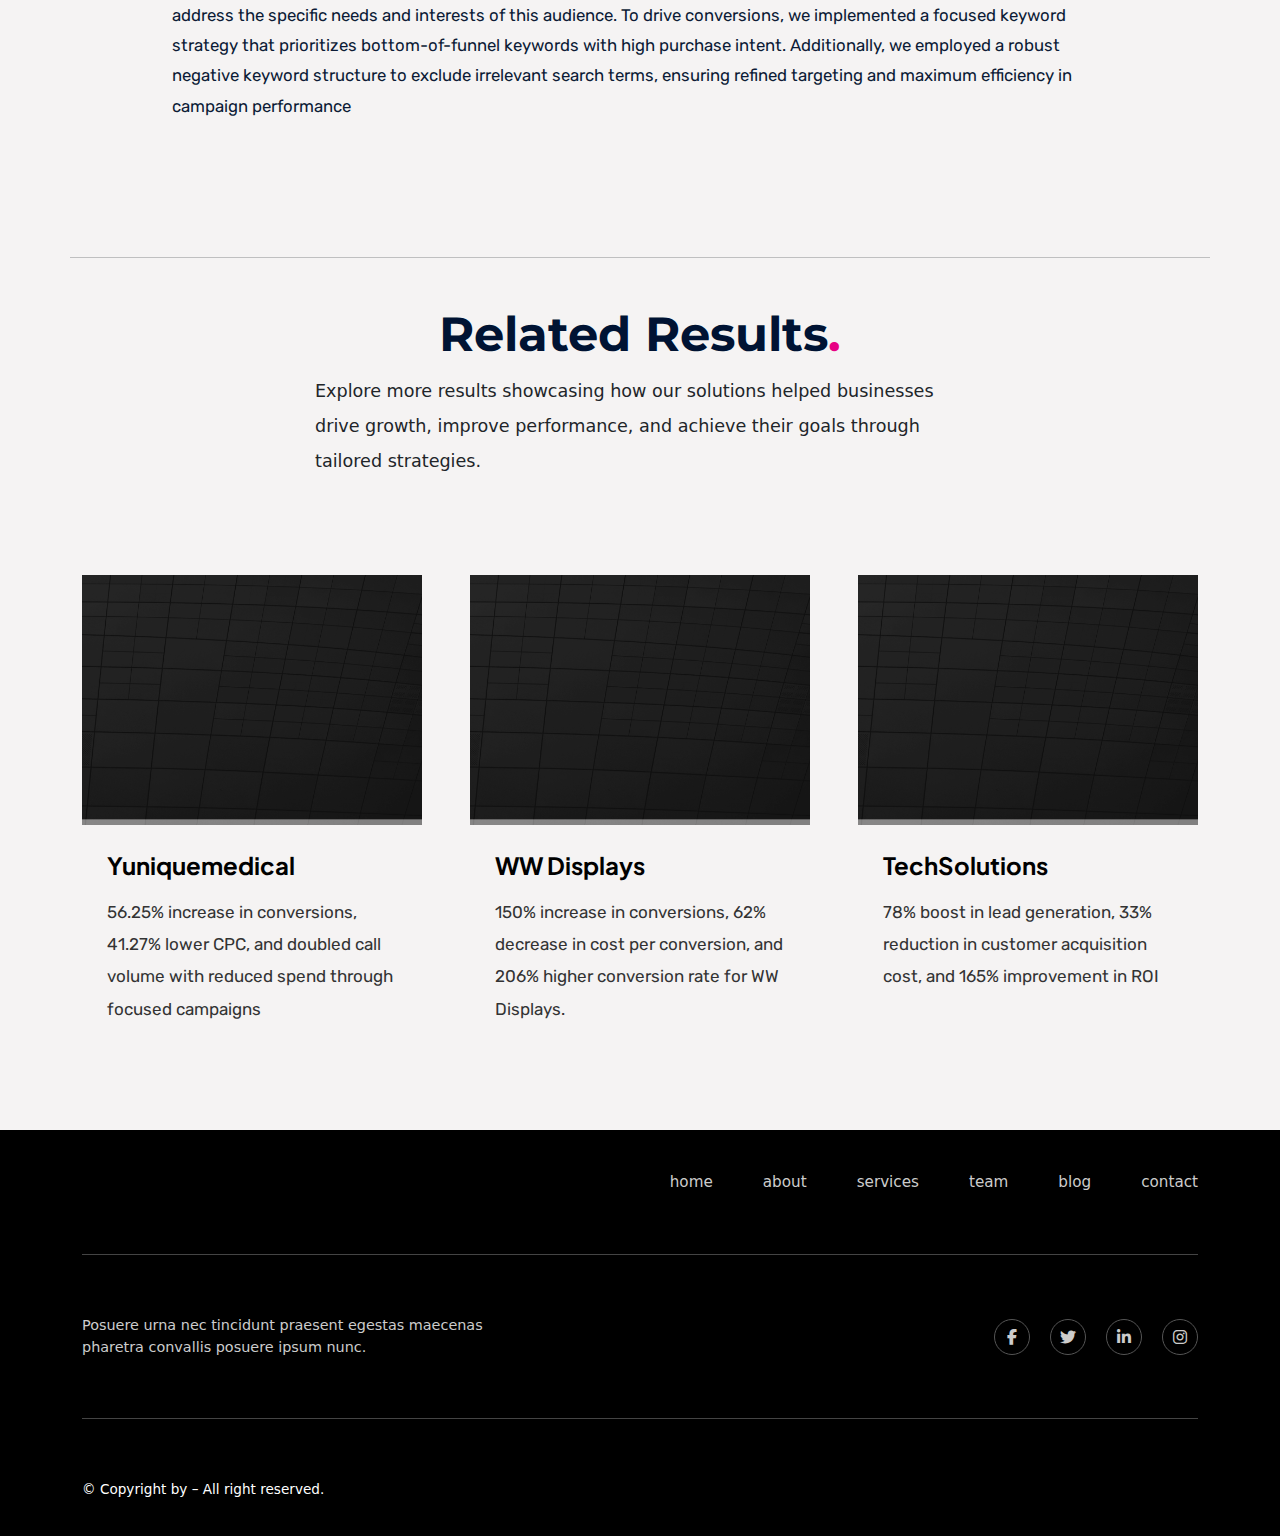
<file: casestudydetails.html>
<!DOCTYPE html>
<html lang="en">
<head>
    <meta charset="UTF-8">
    <meta name="viewport" content="width=device-width, initial-scale=1.0">
    <title>casestudydetails</title>
        <link href="https://cdnjs.cloudflare.com/ajax/libs/bootstrap/5.3.0/css/bootstrap.min.css" rel="stylesheet">
    <link href="https://fonts.googleapis.com/css2?family=Plus+Jakarta+Sans:wght@400;500;600;700&family=Rubik:wght@400;500;600&display=swap" rel="stylesheet">
    <link rel="stylesheet" href="casestudydetails.css">
<link rel="stylesheet" href="https://cdnjs.cloudflare.com/ajax/libs/font-awesome/6.5.0/css/all.min.css">
    <link href="https://fonts.googleapis.com/css2?family=Montserrat:wght@400;500;600;700;800&display=swap" rel="stylesheet">

</head>
<body>



  <nav class="navbar navbar-expand-lg navbar-custom navbar-light">
        <div class="container d-flex justify-content-between align-items-center">
            <a class="navbar-brand" href="#">
                <img src="images/e9fa0071a4c67b20eeff11119551f683a5565414.png" alt="iAds" class="nav-logo">
            </a>

            <button class="navbar-toggler d-lg-none border-0" type="button" data-bs-toggle="offcanvas" data-bs-target="#offcanvasNav">
                <span class="navbar-toggler-icon"></span>
            </button>

            <div class="collapse navbar-collapse justify-content-end d-none d-lg-flex align-items-center gap-4">
                <ul class="navbar-nav gap-2">
                    <li class="nav-item">
                        <a class="nav-link " href="#">Home</a>
                    </li>
                    <li class="nav-item dropdown">
                        <a class="nav-link dropdown-toggle" href="#" role="button">
                            Service
                        </a>
                        <div class="dropdown-menu">
                                       <a class="dropdown-item" href="#">Paid Search </a>
                            <a class="dropdown-item" href="#">Paid Social</a>
                        </div>
                    </li>
                    <li class="nav-item">
                        <a class="nav-link active" href="#">Case study</a>
                    </li>
                    <li class="nav-item">
                        <a class="nav-link" href="#">Contact</a>
                    </li>
                </ul>
                <button class="get-started-btn d-none d-lg-inline-block">Get started</button>
            </div>
        </div>
    </nav>

    <div class="offcanvas offcanvas-end offcanvas-custom" tabindex="-1" id="offcanvasNav">
        <div class="offcanvas-header">
            <button type="button" class="btn-close" data-bs-dismiss="offcanvas"></button>
        </div>
        <div class="offcanvas-body d-flex flex-column gap-3">
            <a class="nav-link active" href="#">Home</a>
            <div class="mobile-dropdown">
                <div class="nav-link mobile-dropdown-toggle" onclick="toggleMobileDropdown()">
                    Services <i class="fas fa-chevron-down"></i>
                </div>
                <div class="mobile-dropdown-content" id="mobileDropdownContent">
                    <a class="mobile-dropdown-item" href="#">Paid Search</a>
                    <a class="mobile-dropdown-item" href="#">Paid Social</a>
                </div>
            </div>
            <a class="nav-link" href="#">Case studies</a>
            <a class="nav-link" href="#">Contact Us</a>
            <button class="get-started-btn mt-3">Get started</button>
        </div>
    </div>







            <div class="case-study-header">
            <h1>Optimizing Health Campaigns for <br> Yunique Medical: 56% Growth
            </h1>
<p>Yunique Medical, a healthcare provider specializing in hormone therapy, achieved 56.25% more <br> conversions while reducing spend by 8.5% through targeted paid search strategies</p>



        </div>


<div class="container img-container">
  <div class="img-wrapper">
    <img src="images/front-view-woman-enjoying-sunset.jpg" class="main-img img-fluid" alt="">
  </div>
</div>





        <div class="container case-metrics">
    <div class="row">

      <div class="col-md-8">
        <p class=" description">
          56.25% increase in conversions, 41.27% lower CPC, and doubled call volume<br>
          with reduced spend through focused campaigns
        </p>
        <div class="row text-center">
          <div class="col-md-4 col-12 metric">
            <div class="metric-value">+56.25%</div>
            <div class="metric-label">CONVERSIONS</div>
          </div>
          <div class="col-md-4 col-12 metric">
            <div class="metric-value">-41.27%</div>
            <div class="metric-label">CPC</div>
          </div>
          <div class="col-md-4 col-12 metric">
            <div class="metric-value">-41.44%</div>
            <div class="metric-label">CPA</div>
          </div>
        </div>
      </div>

      <div class="col-md-4 mt-4 mt-md-0">
        <div class="services-label">Services</div>
        <div class="pill">Paid Search</div>

        <div class="industries-label mt-4">Industries</div>
        <div class="pill">Health + Wellness</div>
        <div class="pill">Healthcare</div>
      </div>
    </div>
  </div>





    <div class="container about-section ">

    <div class="section">
      <h2 class="section-heading">
        About Yunique Medical<span class="dot">.</span>
      </h2>
      <p class="section-text">
        Yunique Medical is a healthcare provider that offers personalized medical services focused on hormone replacement therapy, weight management, and overall wellness programs. Their approach is centered around optimizing health and vitality through individualized treatment plans, addressing each patient’s specific needs to enhance their quality of life.
      </p>
    </div>

    <div class="section">
      <h2 class="section-heading">
        Challenges Faced by Yunique Medical with Paid Search<span class="dot">.</span>
      </h2>
      <p class="section-text">
        The client was struggling to generate qualified leads and faced difficulty in scaling their business. Despite efforts to drive traffic, they found it challenging to convert visitors into high-quality prospects. They needed a more effective strategy to optimize their lead generation process, reduce inefficiencies, and create a scalable approach to meet growing demand.
      </p>
    </div>

  </div>

          <div class="container image-container">
            <!-- <img src="images/pretty-girl.jpg" class="img-fluid main-img " alt=""> -->

            <div class="img-wrapper">
              <img src="images/pretty-girl.jpg" class="main-img " alt="">
            </div>
        </div>




            <div class="container about-section ">

    <div class="section">
      <h2 class="section-heading">
        How We Solved the Problems for Yunique Medical<span class="dot">.</span>
      </h2>
      <p class="section-text">
       Recognizing the need to better support female hormone therapy as a core business aspect, we developed a dedicated campaign for hormone replacement therapy. This campaign focuses on precise targeting and tailored messaging to address the specific needs and interests of this audience. To drive conversions, we implemented a focused keyword strategy that prioritizes bottom-of-funnel keywords with high purchase intent. Additionally, we employed a robust negative keyword structure to exclude irrelevant search terms, ensuring refined targeting and maximum efficiency in campaign performance
      </p>
    </div>



  </div>
















<!-- 
    <div class="container text-center mb-5">
    <h2 class="section-title">Related Results<span>.</span></h2>
    <p class="section-description mx-auto">
      Explore more results showcasing how our solutions helped businesses drive growth, improve performance, and achieve their goals through tailored strategies.
    </p>
  </div>

  <div class="container">
    <div class="row g-4">

   
      <div class="col-md-4">
        <div class="card card-custom">
          <img src="images/sample1.jpg" alt="Journeys Holistic Life">
          <div class="card-body px-0">
            <h5 class="card-title">Journeys Holistic Life</h5>
            <p class="card-text">
              Journeys Holistic Life came to Black Propeller struggling to maintain profitability.
            </p>
          </div>
        </div>
      </div>
=
      <div class="col-md-4">
        <div class="card card-custom">
          <img src="images/sample2.jpg" alt="Sedano’s">
          <div class="card-body px-0">
            <h5 class="card-title">Sedano’s</h5>
            <p class="card-text">
              Black Propeller utilizes an omni-channel Social Advertising Strategy to boost Sedano's Supermarket sales.
            </p>
          </div>
        </div>
      </div>

   
      <div class="col-md-4">
        <div class="card card-custom">
          <img src="images/sample3.jpg" alt="Happy Jack">
          <div class="card-body px-0">
            <h5 class="card-title">Happy Jack</h5>
            <p class="card-text">
              Black Propeller helps Happy Jack increase traffic to their retailers’ online storefronts and physical stores.
            </p>
          </div>
        </div>
      </div>

    </div>
  </div> -->






<hr class="container mb-5">



      <div class="case-study-container container">
        <h2 class="section-title">Related Results<span>.</span></h2>
    <p class="section-description mx-auto">
      Explore more results showcasing how our solutions helped businesses drive growth, improve performance, and achieve their goals through tailored strategies.
    </p>
        <div class="row g-5 mt-5">
           
            <div class=" col-md-4 ">
                <a href="#case-study-1" class="case-study-card">
                    <div class="card-image">
                  
                        <img src="images/05484512c7c310f1fab9f702b1e21353b7787ccb (1).png" alt="">
                    </div>
                    <div class="card-content">
                        <h3 class="card-title">Yuniquemedical</h3>
                        <p class="card-description">
                            56.25% increase in conversions, 41.27% lower CPC, and doubled call volume with reduced spend through focused campaigns
                        </p>
                    </div>
                </a>
            </div>

            <div class="col-md-4 ">
                <a href="#case-study-2" class="case-study-card">
                    <div class="card-image">
                        <img src="images/05484512c7c310f1fab9f702b1e21353b7787ccb (1).png" alt="">


                    </div>
                    <div class="card-content">
                        <h3 class="card-title">WW Displays</h3>
                        <p class="card-description">
                            150% increase in conversions, 62% decrease in cost per conversion, and 206% higher conversion rate for WW Displays.
                        </p>
                    </div>
                </a>
            </div>

       
            <div class=" col-md-4">
                <a href="#case-study-3" class="case-study-card">
                    <div class="card-image">
                        <img src="images/05484512c7c310f1fab9f702b1e21353b7787ccb (1).png" alt="">


                    </div>
                    <div class="card-content">
                        <h3 class="card-title">TechSolutions</h3>
                        <p class="card-description">
                            78% boost in lead generation, 33% reduction in customer acquisition cost, and 165% improvement in ROI 
                        </p>
                    </div>
                </a>
            </div>

            
           
            
            
        </div>
    </div>










         <footer >
    
    <div class="container">
        <ul class="footer-nav">
      <li><a href="#">home</a></li>
      <li><a href="#">about</a></li>
      <li><a href="#">services</a></li>
      <li><a href="#">team</a></li>
      <li><a href="#">blog</a></li>
      <li><a href="#">contact</a></li>
    </ul>

    <div class="footer-line "></div>

  
    <div class="row align-items-center">
      <div class="col-md-6 footer-text mb-3 mb-md-0">
        Posuere urna nec tincidunt praesent egestas maecenas<br />
        pharetra convallis posuere ipsum nunc.
      </div>
      <div class="col-md-6 footer-icons">
        <a href="#"><i class="fab fa-facebook-f"></i></a>
        <a href="#"><i class="fab fa-twitter"></i></a> 
         
        <a href="#"><i class="fab fa-linkedin-in"></i></a>
        <a href="#"><i class="fab fa-instagram"></i></a>
      </div>
    </div>

   
    <div class="footer-line"></div>

    
    <div class="footer-copy">
      <p>© Copyright by – All right reserved.</p>
    </div>
    </div>
  </footer>
    
    <script src="https://cdnjs.cloudflare.com/ajax/libs/bootstrap/5.3.0/js/bootstrap.bundle.min.js"></script>


    <script>
       const navbar = document.querySelector('.navbar');
        const offcanvasNav = document.getElementById('offcanvasNav');

        function handleNavbarScroll() {
            if (window.scrollY > 50) {
                navbar.classList.add('navbar-scrolled');
            } else {
                navbar.classList.remove('navbar-scrolled');
            }
        }

        handleNavbarScroll();
        window.addEventListener('scroll', handleNavbarScroll);

        offcanvasNav.addEventListener('show.bs.offcanvas', () => {
            navbar.classList.add('navbar-scrolled');
            navbar.classList.remove('navbar-light');
            navbar.classList.add('navbar-dark');
        });

        offcanvasNav.addEventListener('hidden.bs.offcanvas', () => {
            navbar.classList.remove('navbar-dark');
            handleNavbarScroll(); 
        });

        function toggleMobileDropdown() {
            const toggle = document.querySelector('.mobile-dropdown-toggle');
            const content = document.getElementById('mobileDropdownContent');
            
            toggle.classList.toggle('active');
            content.classList.toggle('active');
        }
    </script>
</body>
</html>
</file>
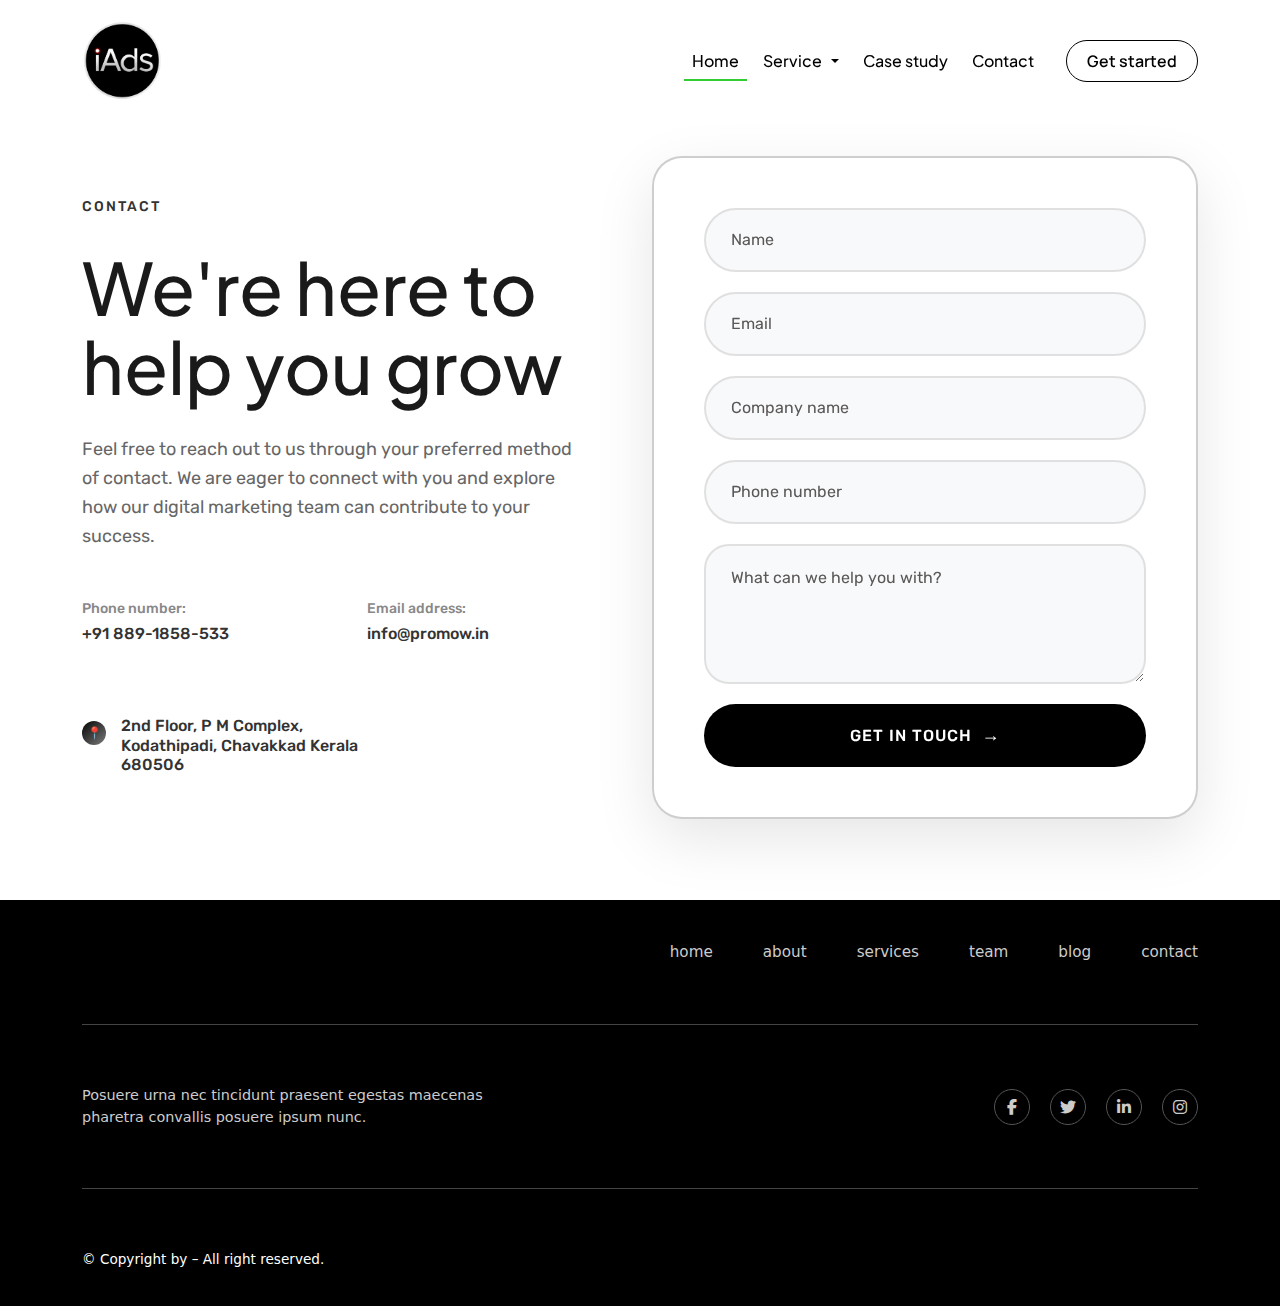
<file: ch.html>
<!DOCTYPE html>
<html lang="en">
<head>
    <meta charset="UTF-8">
    <meta name="viewport" content="width=device-width, initial-scale=1.0">
    <title>Contact Us</title>
    <link href="https://cdnjs.cloudflare.com/ajax/libs/bootstrap/5.3.0/css/bootstrap.min.css" rel="stylesheet">
    <link href="https://fonts.googleapis.com/css2?family=Plus+Jakarta+Sans:wght@400;500;600;700&family=Rubik:wght@300;400;500;600&display=swap" rel="stylesheet">
    <link rel="stylesheet" href="https://cdnjs.cloudflare.com/ajax/libs/font-awesome/6.5.0/css/all.min.css">
    <link href="https://fonts.googleapis.com/css2?family=Manrope:wght@600&family=Plus+Jakarta+Sans:wght@400;500;600&display=swap" rel="stylesheet">

    <style>
        * {
            margin: 0;
            padding: 0;
            box-sizing: border-box;
        }

        .navbar-custom {
            position: fixed;
            width: 100%;
            top: 0;
            left: 0;
            z-index: 999;
            transition: background-color 0.3s ease, color 0.3s ease;
            background-color: transparent;
            padding: 16px 0;
        }

        .navbar-scrolled {
            background-color: white !important;
        }

        .navbar-nav .nav-link {
            font-family: 'Plus Jakarta Sans', sans-serif;
            font-weight: 500;
            font-size: 1rem;
            position: relative;
            color: black;
            padding: 0.5rem 1rem;
            transition: color 0.3s ease;
        }

        .navbar-dark .nav-link {
            color: white !important;
        }

.nav-link:not(.dropdown-toggle)::after {
    content: "";
    position: absolute;
    left: 0;
    bottom: 0;
    width: 0%;
    height: 2px;
    background-color: limegreen;
    transition: width 0.3s ease-in-out;
}


        .offcanvas-custom .nav-link::after {
            display: none;
        }

        .nav-link:hover::after,
        .nav-link.active::after {
            width: 100%;
        }

        .nav-logo {
            width: 80px;
            height: 80px;
            object-fit: contain;
            border-radius: 50%;
        }

        .get-started-btn {
            font-family: 'Manrope', sans-serif;
            border: 1px solid black;
            padding: 8px 20px;
            border-radius: 30px;
            font-weight: 600;
            transition: all 0.3s ease;
            background-color: transparent;
            color: black;
        }

        .navbar-dark .get-started-btn {
            color: white;
            border-color: white;
        }

        .get-started-btn:hover {
            background-color: rgb(12, 12, 12);
            color: rgb(255, 255, 255);
        }

        /* Dropdown Styles */
        .dropdown {
            position: relative;
        }

        .dropdown-toggle {
            display: flex;
            align-items: center;
            gap: 5px;
        }

        /* .dropdown-toggle::after {
            content: "";
            border: none;
            width: 0;
            height: 0;
            border-left: 4px solid transparent;
            border-right: 4px solid transparent;
            border-top: 4px solid currentColor;
            transition: transform 0.3s ease;
        } */

        /* .dropdown:hover .dropdown-toggle::after {
            transform: rotate(180deg);
        } */

        .dropdown-menu {
            /* position: absolute; */
            top: 100%;
            left: 0;
            background: white;
            border: none;
            border-radius: 10px;
            box-shadow: 0 10px 30px rgba(0, 0, 0, 0.15);
            padding: 10px 0;
            min-width: 200px;
            opacity: 0;
            visibility: hidden;
            transform: translateY(-10px);
            transition: all 0.3s ease;
            z-index: 1000;
        }

        .dropdown:hover .dropdown-menu {
            opacity: 1;
            visibility: visible;
            transform: translateY(0);
        }

        .dropdown-item {
            font-family: 'Plus Jakarta Sans', sans-serif;
            font-weight: 500;
            color: #333;
            padding: 12px 20px;
            text-decoration: none;
            display: block;
            transition: all 0.3s ease;
            border: none;
            background: none;
        }

        .dropdown-item:hover {
            background-color: #f8f9fa;
            color: limegreen;
            transform: translateX(5px);
        }

        /* Mobile Offcanvas Styles */
        .offcanvas-custom {
            background-color: #000 !important;
            color: white;
            width: 250px;
        }

        .offcanvas-custom .nav-link {
            color: rgb(235, 229, 229);
            font-family: 'Plus Jakarta Sans';
            font-size: 1.5rem;
            transition: 0.5s;
        }

        .offcanvas-custom .nav-link:hover {
            color: rgb(254, 253, 253);
            font-family: 'Plus Jakarta Sans';
            font-size: 1.6rem;
        }

        .offcanvas-custom .get-started-btn {
            color: white;
            border-color: white;
        }

        .offcanvas-custom .get-started-btn:hover {
            background-color: rgb(13, 13, 13);
            color: rgb(250, 247, 247);
        }

.mobile-dropdown {
    margin-top: 10px;
    margin-left: 0; 
}


        .mobile-dropdown-item {
            color: rgb(200, 200, 200);
            font-size: 1.2rem;
            padding: 8px 0;
            display: block;
            text-decoration: none;
            transition: all 0.3s ease;
      
    padding-left: 0;
}



        .mobile-dropdown-item:hover {
            color: limegreen;
            transform: translateX(10px);
        }

        .mobile-dropdown-toggle {
            cursor: pointer;
            display: flex;
            align-items: center;
            gap: 10px;
        }

        .mobile-dropdown-toggle i {
            transition: transform 0.3s ease;
        }

        .mobile-dropdown-toggle.active i {
            transform: rotate(180deg);
        }

        .mobile-dropdown-content {
            max-height: 0;
            overflow: hidden;
            transition: max-height 0.3s ease;
        }

        .mobile-dropdown-content.active {
            max-height: 200px;
        }

        .btn-close {
            filter: invert(1);
        }

        .navbar-toggler:focus {
            box-shadow: none;
        }

        @media (max-width: 768px) {
            .nav-logo {
                width: 60px;
                height: 60px;
                object-fit: contain;
                border-radius: 50%;
                margin-left: 10px;
            }
        }




@media (min-width: 992px) {
    .navbar-nav .dropdown:hover .dropdown-menu {
        display: block;
        opacity: 1;
        visibility: visible;
        transform: translateY(0);
    }

    .dropdown-menu {
        display: none; 
        opacity: 0;
        visibility: hidden;
        transform: translateY(10px);
        transition: all 0.3s ease;
    }
}


        .contact-section {
            min-height: 100vh;
            font-family: 'Rubik', sans-serif;
            padding: 60px 0;
            padding-top: 135px;
            min-height: 100vh;
            display: flex;
            align-items: center;
        }

        .contact-label {
            font-family: 'Rubik', sans-serif;
            font-size: 14px;
            font-weight: 500;
            color: #333;
            text-transform: uppercase;
            letter-spacing: 2px;
            margin-bottom: 30px;
        }

        .main-heading {
            font-family: 'Plus Jakarta Sans';
            font-size: 4.5rem;
            font-weight: 500;
            color: #1a1a1a;
            line-height: 1.1;
            margin-bottom: 30px;
        }

        .description {
            font-family: 'Rubik';
            font-size: 18px;
            font-weight: 400;
            color: #666;
            line-height: 1.6;
            margin-bottom: 50px;
            max-width: 500px;
        }

        .contact-info {
            margin-bottom: 40px;
        }

        .contact-item {
            margin-bottom: 30px;
        }

        .contact-item h6 {
            font-family: 'Rubik', sans-serif;
            font-size: 14px;
            font-weight: 500;
            color: #888;
            margin-bottom: 5px;
        }

        .contact-item p {
            font-family: 'Rubik', sans-serif;
            font-size: 16px;
            font-weight: 500;
            color: #333;
            margin: 0;
        }

        .address-section {
            display: flex;
            align-items: flex-start;
            gap: 15px;
            margin-top: 0px;
        }

        .map-icon {
            width: 24px;
            height: 24px;
            background: linear-gradient(135deg, #030303, #7b7b7b);
            border-radius: 50%;
            display: flex;
            align-items: center;
            justify-content: center;
            flex-shrink: 0;
            margin-top: 5px;
        }

        .map-icon::after {
            content: "📍";
            font-size: 12px;
            color: white;
        }

        .address-content h6 {
            font-family: 'Rubik';
            font-size: 16px;
            font-weight: 500;
            color: #333;
            margin-bottom: 5px;
        }

        .form-container {
            background: rgba(255, 255, 255, 0.9);
            backdrop-filter: blur(20px);
            border-radius: 30px;
            padding: 50px;
            box-shadow: 0 20px 60px rgba(0, 0, 0, 0.1);
            border: 2px solid rgba(12, 12, 12, 0.2);
            position: relative;
            overflow: hidden;
        }

        .form-control {
            font-family: 'Rubik', sans-serif;
            font-size: 16px;
            border: 2px solid #e0e0e0;
            border-radius: 50px;
            background: #f8f9fa;
            padding: 18px 25px;
            margin-bottom: 20px;
            color: #333;
            transition: all 0.3s ease;
            width: 100%;
        }

        .form-control:focus {
            background: #f8f9fa;
            border-color: #040404;
            box-shadow: 0 0 0 0.2rem rgba(12, 12, 12, 0.1);
            outline: none;
        }

        .form-control::placeholder {
            color: #5a5757;
            font-weight: 400;
        }

        .form-control.message-input {
            min-height: 120px;
            resize: vertical;
            border-radius: 25px;
            padding: 20px 25px;
        }

        .submit-btn {
            background: #000;
            color: white;
            border: none;
            border-radius: 50px;
            padding: 18px 40px;
            font-family: 'Rubik', sans-serif;
            font-size: 16px;
            font-weight: 500;
            text-transform: uppercase;
            letter-spacing: 1px;
            cursor: pointer;
            transition: all 0.3s ease;
            width: 100%;
            position: relative;
            overflow: hidden;
        }

        .submit-btn:hover {
            background: #333;
            transform: translateY(-2px);
            box-shadow: 0 10px 30px rgba(0, 0, 0, 0.2);
        }

        .submit-btn::after {
            content: '→';
            margin-left: 10px;
            font-size: 18px;
        }

        @media (max-width: 1200px) {
            .main-heading {
                font-size: 3.5rem;
            }
            .form-container {
                padding: 40px;
            }
            .contact-info {
                margin-bottom: 30px;
            }
            .address-section {
                margin-bottom: 20px;
            }
        }

        @media (max-width: 992px) {
            .main-heading {
                font-size: 3rem;
            }
            .contact-section {
                padding: 40px 0;
            }
            .contact-section{
                padding-top: 130px;
            }
        }

        @media (max-width: 768px) {
            .main-heading {
                font-size: 2.5rem;
                text-align: center;
            }
            .description {
                text-align: center;
                margin: 0 auto 40px;
            }
            .contact-label {
                text-align: center;
            }
            .form-container {
                padding: 30px 20px;
                margin-top: 40px;
            }
            .contact-info {
                text-align: center;
            }
            .address-section {
                justify-content: center;
                text-align: left;
            }
        }

        @media (max-width: 576px) {
            .main-heading {
                font-size: 2rem;
            }
            .description {
                font-size: 16px;
            }
            .form-container {
                border-radius: 20px;
                padding: 25px 15px;
            }
            .contact-section {
                padding: 30px 0;
            }
            .contact-info {
                margin-bottom: 10px;
            }
            .contact-item {
                margin-bottom: 30px;
            }
            .contact-section{
                padding-top: 130px;
            }
        }

        /* Footer Styles */
        footer {
            padding-top: 40px;
            background-color: #000000;
        }

        .footer-nav {
            list-style: none;
            padding: 0;
            margin: 0;
            display: flex;
            justify-content: end;
            gap: 50px;
            flex-wrap: wrap;
        }

        .footer-nav li a {
            text-decoration: none;
            color: #ccc;
            font-size: 0.95rem;
            transition: color 0.3s;
        }

        .footer-nav li a:hover {
            color: #fff;
        }

        .footer-line {
            border-top: 1px solid #444;
            margin: 60px 0;
        }

        .footer-text {
            font-size: 0.9rem;
            color: #ccc;
            text-align: left;
        }

        .footer-icons {
            text-align: right;
        }

        .footer-icons a {
            display: inline-block;
            margin-left: 15px;
            color: #ccc;
            font-size: 1rem;
            border: 1px solid #555;
            border-radius: 50%;
            width: 36px;
            height: 36px;
            line-height: 36px;
            text-align: center;
            transition: all 0.3s;
        }

        .footer-icons a:hover {
            color: white;
            border-color: white;
        }

        .footer-copy {
            text-align: left;
            font-size: 0.85rem;
            color: #FFFFFF;
            margin-top: 10px;
            padding-bottom: 20px;
            font-weight: 400;
        }

        @media (max-width: 576px) {
            .footer-text,
            .footer-icons {
                text-align: center;
            }
            .footer-icons a {
                margin-left: 10px;
                margin-right: 10px;
            }
        }

        @media (max-width:769px) {
            .footer-nav{
                justify-content: center;
                gap: 20px;
            }
            .footer-nav li a {
                font-size: 0.80rem;
                transition: color 0.3s;
            }
        }

        @media (max-width: 576px) {
            .footer-copy {
                text-align: center;
            }
        }
    </style>
</head>
<body>
    <nav class="navbar navbar-expand-lg navbar-custom navbar-light">
        <div class="container d-flex justify-content-between align-items-center">
            <a class="navbar-brand" href="#">
                <img src="images/e9fa0071a4c67b20eeff11119551f683a5565414.png" alt="iAds" class="nav-logo">
            </a>

            <button class="navbar-toggler d-lg-none border-0" type="button" data-bs-toggle="offcanvas" data-bs-target="#offcanvasNav">
                <span class="navbar-toggler-icon"></span>
            </button>

            <div class="collapse navbar-collapse justify-content-end d-none d-lg-flex align-items-center gap-4">
                <ul class="navbar-nav gap-2">
                    <li class="nav-item">
                        <a class="nav-link active" href="#">Home</a>
                    </li>
                    <li class="nav-item dropdown">
                        <a class="nav-link dropdown-toggle" href="#" role="button">
                            Service
                        </a>
                        <div class="dropdown-menu">
                            <a class="dropdown-item" href="#">Web Design</a>
                            <a class="dropdown-item" href="#">Digital Marketing</a>
                            <a class="dropdown-item" href="#">Advertisement</a>
                        </div>
                    </li>
                    <li class="nav-item">
                        <a class="nav-link" href="#">Case study</a>
                    </li>
                    <li class="nav-item">
                        <a class="nav-link" href="#">Contact</a>
                    </li>
                </ul>
                <button class="get-started-btn d-none d-lg-inline-block">Get started</button>
            </div>
        </div>
    </nav>

    <div class="offcanvas offcanvas-end offcanvas-custom" tabindex="-1" id="offcanvasNav">
        <div class="offcanvas-header">
            <button type="button" class="btn-close" data-bs-dismiss="offcanvas"></button>
        </div>
        <div class="offcanvas-body d-flex flex-column gap-3">
            <a class="nav-link active" href="#">Home</a>
            <div class="mobile-dropdown">
                <div class="nav-link mobile-dropdown-toggle" onclick="toggleMobileDropdown()">
                    Services <i class="fas fa-chevron-down"></i>
                </div>
                <div class="mobile-dropdown-content" id="mobileDropdownContent">
                    <a class="mobile-dropdown-item" href="#">Web Design</a>
                    <a class="mobile-dropdown-item" href="#">Digital Marketing</a>
                    <a class="mobile-dropdown-item" href="#">Advertisement</a>
                </div>
            </div>
            <a class="nav-link" href="#">Case studies</a>
            <a class="nav-link" href="#">Contact Us</a>
            <button class="get-started-btn mt-3">Get started</button>
        </div>
    </div>

    <div class="contact-section">
        <div class="container">
            <div class="row align-items-center">
                <div class="col-lg-6 col-md-12">
                    <div class="contact-label">CONTACT</div>
                    <h1 class="main-heading">We're here to help you grow</h1>
                    <p class="description">
                        Feel free to reach out to us through your preferred method of contact. We are eager to connect with you and explore how our digital marketing team can contribute to your success.
                    </p>
                    
                    <div class="contact-info">
                        <div class="row">
                            <div class="col-md-6">
                                <div class="contact-item">
                                    <h6>Phone number:</h6>
                                    <p>+91 889-1858-533</p>
                                </div>
                            </div>
                            <div class="col-md-6">
                                <div class="contact-item">
                                    <h6>Email address:</h6>
                                    <p>info@promow.in</p>
                                </div>
                            </div>
                        </div>
                    </div>

                    <div class="address-section">
                        <div class="map-icon"></div>
                        <div class="address-content">
                            <h6>2nd Floor, P M Complex,<br>
                            Kodathipadi, Chavakkad Kerala<br>
                            680506</h6>
                        </div>
                    </div>
                </div>

                <div class="col-lg-6 col-md-12">
                    <div class="form-container">
                        <form>
                            <div class="row">
                                <div class="col-12">
                                    <input type="text" class="form-control" placeholder="Name" required>
                                </div>
                                <div class="col-12">
                                    <input type="email" class="form-control" placeholder="Email" required>
                                </div>
                                <div class="col-12">
                                    <input type="text" class="form-control" placeholder="Company name">
                                </div>
                                <div class="col-12">
                                    <input type="tel" class="form-control" placeholder="Phone number">
                                </div>
                                <div class="col-12">
                                    <textarea class="form-control message-input" placeholder="What can we help you with?" rows="4"></textarea>
                                </div>
                                <div class="col-12">
                                    <button type="submit" class="submit-btn">Get in Touch</button>
                                </div>
                            </div>
                        </form>
                    </div>
                </div>
            </div>
        </div>
    </div>

    <footer>
        <div class="container">
            <ul class="footer-nav">
                <li><a href="#">home</a></li>
                <li><a href="#">about</a></li>
                <li><a href="#">services</a></li>
                <li><a href="#">team</a></li>
                <li><a href="#">blog</a></li>
                <li><a href="#">contact</a></li>
            </ul>

            <div class="footer-line"></div>

            <div class="row align-items-center">
                <div class="col-md-6 footer-text mb-3 mb-md-0">
                    Posuere urna nec tincidunt praesent egestas maecenas<br />
                    pharetra convallis posuere ipsum nunc.
                </div>
                <div class="col-md-6 footer-icons">
                    <a href="#"><i class="fab fa-facebook-f"></i></a>
                    <a href="#"><i class="fab fa-twitter"></i></a>
                    <a href="#"><i class="fab fa-linkedin-in"></i></a>
                    <a href="#"><i class="fab fa-instagram"></i></a>
                </div>
            </div>

            <div class="footer-line"></div>

            <div class="footer-copy">
                <p>© Copyright by – All right reserved.</p>
            </div>
        </div>
    </footer>

    <script src="https://cdnjs.cloudflare.com/ajax/libs/bootstrap/5.3.0/js/bootstrap.bundle.min.js"></script>

    <script>
        const navbar = document.querySelector('.navbar');
        const offcanvasNav = document.getElementById('offcanvasNav');

        function handleNavbarScroll() {
            if (window.scrollY > 50) {
                navbar.classList.add('navbar-scrolled');
            } else {
                navbar.classList.remove('navbar-scrolled');
            }
        }

        handleNavbarScroll();
        window.addEventListener('scroll', handleNavbarScroll);

        offcanvasNav.addEventListener('show.bs.offcanvas', () => {
            navbar.classList.add('navbar-scrolled');
            navbar.classList.remove('navbar-light');
            navbar.classList.add('navbar-dark');
        });

        offcanvasNav.addEventListener('hidden.bs.offcanvas', () => {
            navbar.classList.remove('navbar-dark');
            handleNavbarScroll(); 
        });

        // Mobile dropdown functionality
        function toggleMobileDropdown() {
            const toggle = document.querySelector('.mobile-dropdown-toggle');
            const content = document.getElementById('mobileDropdownContent');
            
            toggle.classList.toggle('active');
            content.classList.toggle('active');
        }
    </script>
</body>
</html>
</file>
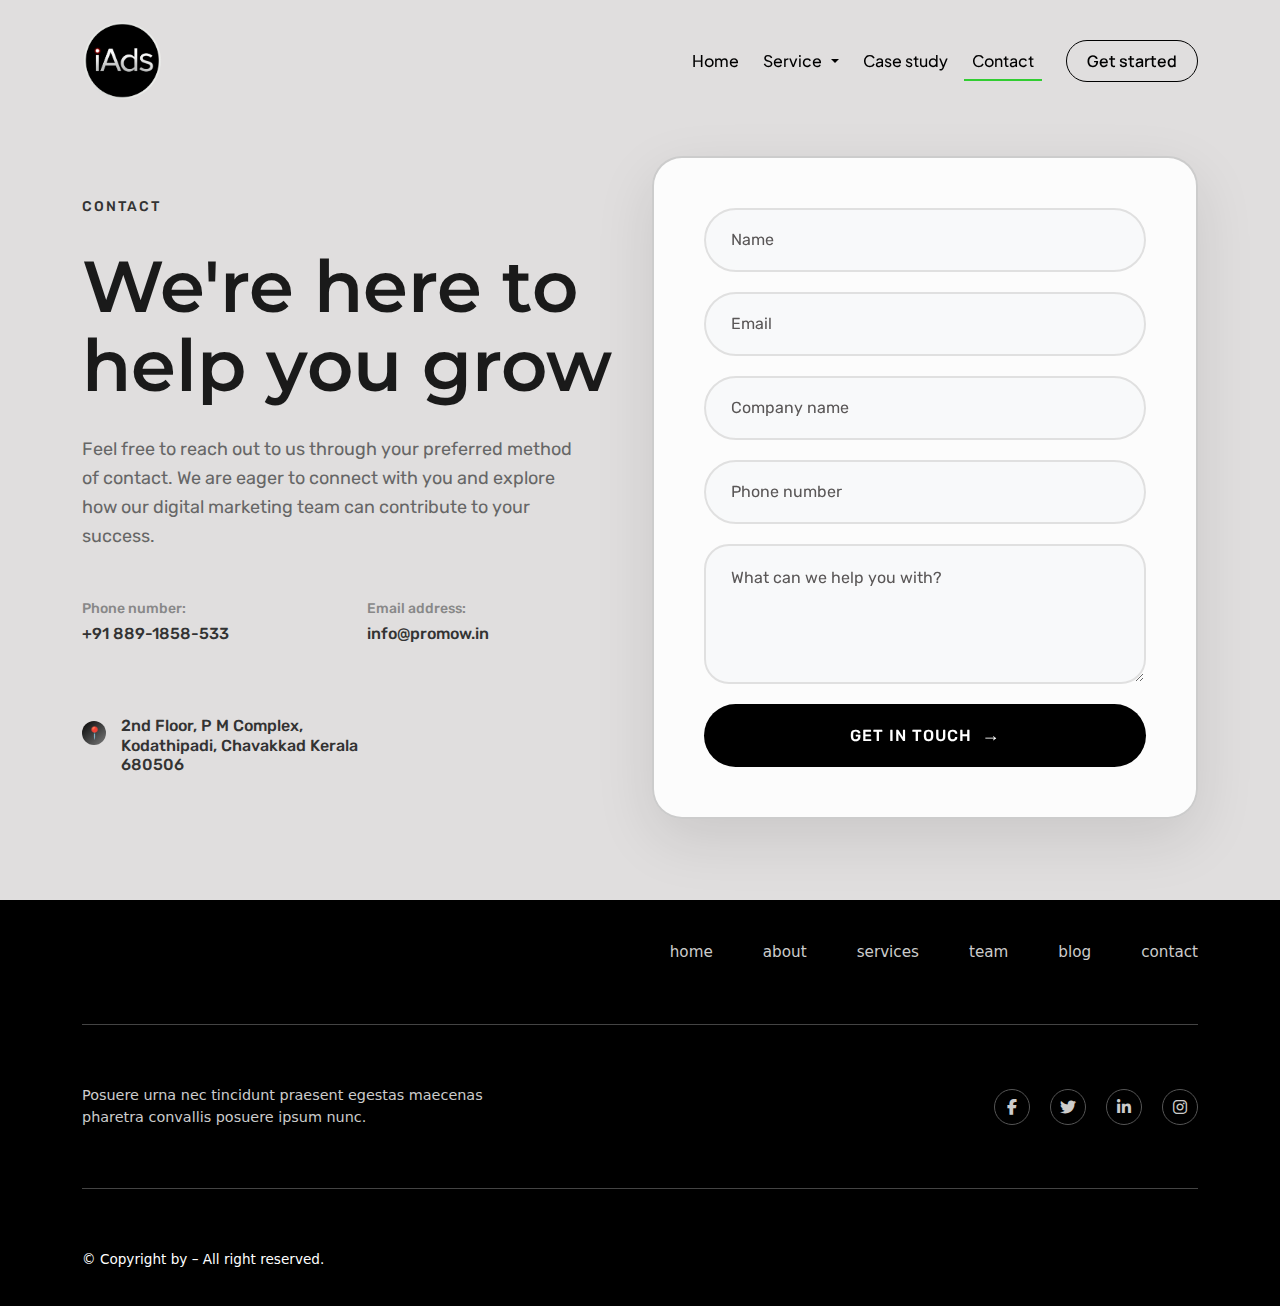
<file: contactus.html>
<!DOCTYPE html>
<html lang="en">
<head>
    <meta charset="UTF-8">
    <meta name="viewport" content="width=device-width, initial-scale=1.0">
    <title>Contact Us</title>
    <link href="https://cdnjs.cloudflare.com/ajax/libs/bootstrap/5.3.0/css/bootstrap.min.css" rel="stylesheet">
    <link href="https://fonts.googleapis.com/css2?family=Plus+Jakarta+Sans:wght@400;500;600;700&family=Rubik:wght@300;400;500;600&display=swap" rel="stylesheet">
    <link rel="stylesheet" href="contactus.css">
<link rel="stylesheet" href="https://cdnjs.cloudflare.com/ajax/libs/font-awesome/6.5.0/css/all.min.css">
    <link href="https://fonts.googleapis.com/css2?family=Montserrat:wght@400;500;600;700;800&display=swap" rel="stylesheet">


  <link href="https://fonts.googleapis.com/css2?family=Manrope:wght@600&family=Plus+Jakarta+Sans:wght@400;500;600&display=swap" rel="stylesheet">


</head>
<body>



       <nav class="navbar navbar-expand-lg navbar-custom navbar-light">
        <div class="container d-flex justify-content-between align-items-center">
            <a class="navbar-brand" href="#">
                <img src="images/e9fa0071a4c67b20eeff11119551f683a5565414.png" alt="iAds" class="nav-logo">
            </a>

            <button class="navbar-toggler d-lg-none border-0" type="button" data-bs-toggle="offcanvas" data-bs-target="#offcanvasNav">
                <span class="navbar-toggler-icon"></span>
            </button>

            <div class="collapse navbar-collapse justify-content-end d-none d-lg-flex align-items-center gap-4">
                <ul class="navbar-nav gap-2">
                    <li class="nav-item">
                        <a class="nav-link " href="#">Home</a>
                    </li>
                    <li class="nav-item dropdown">
                        <a class="nav-link dropdown-toggle" href="#" role="button">
                            Service
                        </a>
                        <div class="dropdown-menu">
                                       <a class="dropdown-item" href="#">Paid Search </a>
                            <a class="dropdown-item" href="#">Paid Social</a>
                        </div>
                    </li>
                    <li class="nav-item">
                        <a class="nav-link" href="#">Case study</a>
                    </li>
                    <li class="nav-item">
                        <a class="nav-link active" href="#">Contact</a>
                    </li>
                </ul>
                <button class="get-started-btn d-none d-lg-inline-block">Get started</button>
            </div>
        </div>
    </nav>

    <div class="offcanvas offcanvas-end offcanvas-custom" tabindex="-1" id="offcanvasNav">
        <div class="offcanvas-header">
            <button type="button" class="btn-close" data-bs-dismiss="offcanvas"></button>
        </div>
        <div class="offcanvas-body d-flex flex-column gap-3">
            <a class="nav-link active" href="#">Home</a>
            <div class="mobile-dropdown">
                <div class="nav-link mobile-dropdown-toggle" onclick="toggleMobileDropdown()">
                    Services <i class="fas fa-chevron-down"></i>
                </div>
                <div class="mobile-dropdown-content" id="mobileDropdownContent">
                    <a class="mobile-dropdown-item" href="#">Paid Search</a>
                    <a class="mobile-dropdown-item" href="#">Paid Social</a>
                </div>
            </div>
            <a class="nav-link" href="#">Case studies</a>
            <a class="nav-link" href="#">Contact Us</a>
            <button class="get-started-btn mt-3">Get started</button>
        </div>
    </div>








    <div class="contact-section">
        <div class="container">
            <div class="row align-items-center">
          
                <div class="col-lg-6 col-md-12">
                    <div class="contact-label">CONTACT</div>
                    <h1 class="main-heading">We're here to help you grow</h1>
                    <p class="description">
                        Feel free to reach out to us through your preferred method of contact. We are eager to connect with you and explore how our digital marketing team can contribute to your success.
                    </p>
                    
                    <div class="contact-info">
                        <div class="row">
                            <div class="col-md-6">
                                <div class="contact-item">
                                    <h6>Phone number:</h6>
                                    <p>+91 889-1858-533</p>
                                </div>
                            </div>
                            <div class="col-md-6">
                                <div class="contact-item">
                                    <h6>Email address:</h6>
                                    <p>info@promow.in</p>
                                </div>
                            </div>
                        </div>
                    </div>

                    <div class="address-section">
                        <div class="map-icon"></div>
                        <div class="address-content">
                            <h6>2nd Floor, P M Complex,<br>
                            Kodathipadi, Chavakkad Kerala<br>
                            680506</h6>
                            <!-- <a href="#" class="view-map-link">VIEW ON MAP</a> -->
                        </div>
                    </div>
                </div>

               
                <div class="col-lg-6 col-md-12">
                    <div class="form-container">
                  
                        <form>
                            <div class="row">
                                <div class="col-12">
                                    <input type="text" class="form-control" placeholder="Name" required>
                                </div>
                                <div class="col-12">
                                    <input type="email" class="form-control" placeholder="Email" required>
                                </div>
                                <div class="col-12">
                                    <input type="text" class="form-control" placeholder="Company name">
                                </div>
                                <div class="col-12">
                                    <input type="tel" class="form-control" placeholder="Phone number">
                                </div>
                                <div class="col-12">
                                    <textarea class="form-control message-input" placeholder="What can we help you with?" rows="4"></textarea>
                                </div>
                                <div class="col-12">
                                    <button type="submit" class="submit-btn">Get in Touch</button>
                                </div>
                            </div>
                        </form>
                    </div>
                </div>
            </div>
        </div>
    </div>







     <footer >
    
    <div class="container">
        <ul class="footer-nav">
      <li><a href="#">home</a></li>
      <li><a href="#">about</a></li>
      <li><a href="#">services</a></li>
      <li><a href="#">team</a></li>
      <li><a href="#">blog</a></li>
      <li><a href="#">contact</a></li>
    </ul>

    <div class="footer-line "></div>

  
    <div class="row align-items-center">
      <div class="col-md-6 footer-text mb-3 mb-md-0">
        Posuere urna nec tincidunt praesent egestas maecenas<br />
        pharetra convallis posuere ipsum nunc.
      </div>
      <div class="col-md-6 footer-icons">
        <a href="#"><i class="fab fa-facebook-f"></i></a>
        <a href="#"><i class="fab fa-twitter"></i></a> 
         
        <a href="#"><i class="fab fa-linkedin-in"></i></a>
        <a href="#"><i class="fab fa-instagram"></i></a>
      </div>
    </div>

   
    <div class="footer-line"></div>

    
    <div class="footer-copy">
      <p>© Copyright by – All right reserved.</p>
    </div>
    </div>
  </footer>

    <script src="https://cdnjs.cloudflare.com/ajax/libs/bootstrap/5.3.0/js/bootstrap.bundle.min.js"></script>

    <script>
        const navbar = document.querySelector('.navbar');
        const offcanvasNav = document.getElementById('offcanvasNav');

        function handleNavbarScroll() {
            if (window.scrollY > 50) {
                navbar.classList.add('navbar-scrolled');
            } else {
                navbar.classList.remove('navbar-scrolled');
            }
        }

        handleNavbarScroll();
        window.addEventListener('scroll', handleNavbarScroll);

        offcanvasNav.addEventListener('show.bs.offcanvas', () => {
            navbar.classList.add('navbar-scrolled');
            navbar.classList.remove('navbar-light');
            navbar.classList.add('navbar-dark');
        });

        offcanvasNav.addEventListener('hidden.bs.offcanvas', () => {
            navbar.classList.remove('navbar-dark');
            handleNavbarScroll(); 
        });


        function toggleMobileDropdown() {
            const toggle = document.querySelector('.mobile-dropdown-toggle');
            const content = document.getElementById('mobileDropdownContent');
            
            toggle.classList.toggle('active');
            content.classList.toggle('active');
        }
    </script>
</body>
</html>
</file>
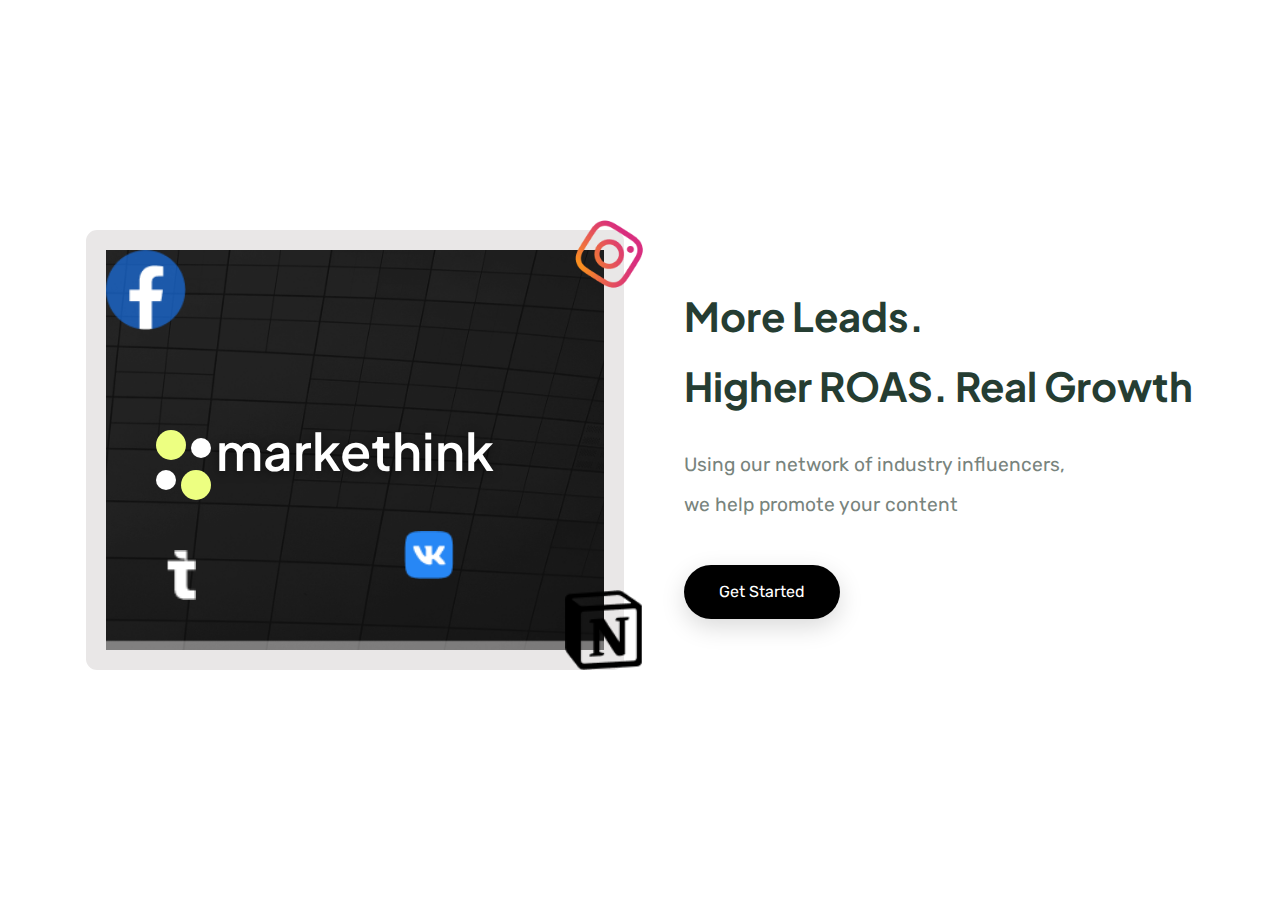
<file: hero.html>
<!DOCTYPE html>
<html lang="en">
<head>
    <meta charset="UTF-8">
    <meta name="viewport" content="width=device-width, initial-scale=1.0">
    <title>Markethink - More Leads. Higher ROAS. Real Growth</title>
    <link href="https://cdnjs.cloudflare.com/ajax/libs/bootstrap/5.3.0/css/bootstrap.min.css" rel="stylesheet">
    <link href="https://cdnjs.cloudflare.com/ajax/libs/font-awesome/6.4.0/css/all.min.css" rel="stylesheet">
    <link href="https://fonts.googleapis.com/css2?family=Plus+Jakarta+Sans:wght@500;600&family=Rubik:wght@400;500&family=Inter:wght@400&display=swap" rel="stylesheet">

    <style>
        /* body {
            font-family: 'Inter', -apple-system, BlinkMacSystemFont, sans-serif;
            background: linear-gradient(135deg, #f8f9ff 0%, #e8f2ff 100%);
            min-height: 100vh;
            overflow-x: hidden;
        } */

        .main-container {
            position: relative;
            min-height: 100vh;
            display: flex;
            align-items: center;
            padding: 2rem 0;
        }



        .blurred-wrapper {
  padding: 20px;
  background-color: rgba(182, 177, 177, 0.3); /* fallback */
  backdrop-filter: blur(20px);
  -webkit-backdrop-filter: blur(50px); /* for Safari */
  border: 4px solid white;
  border-radius: 15px;
  display: flex;
  justify-content: center;
  align-items: center;
}

.image-with-text {
  background: url('images/05484512c7c310f1fab9f702b1e21353b7787ccb\ \(1\).png') no-repeat center center;
  background-size: cover;
  width: 100%;
  height: 400px;
  position: relative;
  display: flex;
  justify-content: center;
  align-items: center;
  /* border-radius: 10px; */
}

.center-text {
  position: absolute;
  font-size: 3.2rem;
  color: white;
  font-weight: 600;
  text-shadow: 0 2px 10px rgba(0, 0, 0, 0.5);
  font-family: 'Plus Jakarta Sans', sans-serif;
  z-index: 2;
}




.circle {
  position: absolute;

  border-radius: 50%;
  z-index: 2;
}

/* Green Circles */
.circle-green-1 {
  background: rgba(237, 255, 129, 1);
  top: 45%;
  left: 10%;
    width: 30px;
  height: 30px;
}

.circle-green-2 {
  background: rgba(237, 255, 129, 1);
  top: 55%;
  left: 15%;
    width: 30px;
  height: 30px;
}


.circle-yellow-1 {
  background: rgba(255, 255, 255, 1);
  top: 47%;
  left: 17%;
    width: 20px;
  height: 20px;
}

.circle-yellow-2 {
  background: rgba(255, 255, 255, 1);
  bottom: 40%;
  left: 10%;
    width: 20px;
  height: 20px;
}









.social-icon {
  position: absolute;
  width: 80px;
  height: 80px;
  z-index: 3;
}

.social-icon img {
  width: 100%;
  height: 100%;
  object-fit: contain;
}

/* Individual Positioning */
.instagram-icon {
  top: -9%;
  right: -9%;
}

.facebook-icon {
  top: 0px;
  left: 0px;
}

.netflix-icon {
  bottom: -20px;
  right: -40px;
}
.t-icon {
  bottom: 50px;
  left: 50px;
    width: 50px;
  height: 50px;
}

.wk-icon {
  bottom: 70px;
  right: 150px;
    width: 50px;
  height: 50px;
}







@media (max-width: 768px) {



    .circle-green-1 {
  background: rgba(237, 255, 129, 1);
  top: 45%;
  left: 10%;
    width: 20px;
  height: 20px;
}

.circle-green-2 {
  background: rgba(237, 255, 129, 1);
  top: 55%;
  left: 15%;
    width: 20px;
  height: 20px;
}

/* Yellow Circles */
.circle-yellow-1 {
  background: rgba(255, 255, 255, 1);
  top: 47%;
  left: 17%;
    width: 15px;
  height: 15px;
}

.circle-yellow-2 {
  background: rgba(255, 255, 255, 1);
  bottom: 40%;
  left: 10%;
    width: 15px;
  height: 15px;
}

  .center-text {
    font-size: 2rem;
  }

  .image-with-text {
    height: 250px;
  }
}





@media (max-width: 567px) {



    .circle-green-1 {
  background: rgba(237, 255, 129, 1);
  top: 45%;
  left: 10%;
    width: 20px;
  height: 20px;
}

.circle-green-2 {
  background: rgba(237, 255, 129, 1);
  top: 55%;
  left: 15%;
    width: 20px;
  height: 20px;
}

/* Yellow Circles */
.circle-yellow-1 {
  background: rgba(255, 255, 255, 1);
  top: 47%;
  left: 17%;
    width: 15px;
  height: 15px;
}

.circle-yellow-2 {
  background: rgba(255, 255, 255, 1);
  bottom: 40%;
  left: 10%;
    width: 15px;
  height: 15px;
}

  .center-text {
    font-size: 2rem;
  }

  .image-with-text {
    height: 250px;
  }
}



@media (max-width: 432px) {



    .circle-green-1 {
  background: rgba(237, 255, 129, 1);
  top: 45%;
  left: 10%;
    width: 15px;
  height: 15px;
}

.circle-green-2 {
  background: rgba(237, 255, 129, 1);
  top: 55%;
  left: 15%;
    width: 15px;
  height: 15px;
}

/* Yellow Circles */
.circle-yellow-1 {
  background: rgba(255, 255, 255, 1);
  top: 47%;
  left: 17%;
    width: 10px;
  height: 10px;
}

.circle-yellow-2 {
  background: rgba(255, 255, 255, 1);
  bottom: 42%;
  left: 10%;
    width: 10px;
  height: 10px;
}

  .center-text {
    font-size: 2rem;
  }

  .image-with-text {
    height: 250px;
  }
}









        /* Right Side Content */
        .content-section {
            padding-left: 2rem;
        }






        .main-heading {
            font-size: 2.5rem;
            font-weight: 700;
            line-height: 70px;
            color: #253D32;
            margin-bottom: 1.5rem;
            letter-spacing: 2%;
  font-family: 'Plus Jakarta Sans';

        }

        .subtitle {
            font-size: 1.2rem;
            color: #78847D;
            line-height: 40px;
            margin-bottom: 2.5rem;
            max-width: 400px;
  font-family: 'Rubik';

        }

        .cta-button {
            background: #000000;
            color: white;
            border: none;
            padding: 15px 35px;
            border-radius: 50px;
            font-size: 1rem;
            font-weight: 400;
            transition: all 0.3s ease;
            box-shadow: 0 8px 25px rgba(0, 0, 0, 0.15);
  font-family: 'Rubik';

        }

        .cta-button:hover {
            transform: translateY(-2px);
            box-shadow: 0 12px 35px rgba(0, 0, 0, 0.2);
            /* background: linear-gradient(135deg, #333333, #555555); */
        }

        /* Responsive Design */
        @media (max-width: 768px) {
            .main-card {
                padding: 2rem 1rem;
            }
            
            .content-section {
                padding-left: 0;
                margin-top: 2rem;
            }
            
            .main-heading {
                font-size: 2.5rem;
            }
            
            /* .image-container {
                min-height: 300px;
            }
            
            .social-icon {
                width: 40px;
                height: 40px;
                font-size: 18px;
            }
            
            .logo-text {
                font-size: 2rem;
            } */
        }

        /* Animation */
        /* @keyframes float {
            0%, 100% { transform: translateY(0px); }
            50% { transform: translateY(-10px); }
        }

        .social-icon {
            animation: float 3s ease-in-out infinite;
        }

        .facebook-icon { animation-delay: 0s; }
        .instagram-icon { animation-delay: 0.5s; }
        .netflix-icon { animation-delay: 1s; }
        .tumblr-icon { animation-delay: 1.5s; }
        .vk-icon { animation-delay: 2s; } */
    </style>
</head>
<body>
    <div class="main-container">
        <!-- Background Shapes -->
<div class="shape">
            <div class="bg-shape bg-shape-1"></div>
        <div class="bg-shape bg-shape-2"></div>
        <div class="bg-shape bg-shape-3"></div>
        <div class="bg-shape bg-shape-4"></div>
</div>
        
        <div class="container">
            <div class="main-card">
                <div class="row align-items-center">




<div class="col-lg-6 col-md-12 mb-4 mb-lg-0">
  <div class="blurred-wrapper">


    <div class="image-with-text">

              <div class="social-icon instagram-icon">
        <img src="images/Group 2.png" alt="Instagram">
      </div>

      <div class="social-icon facebook-icon">
        <img src="images/Group 2 (1).png" alt="facebook">
      </div>

    <div class="social-icon netflix-icon">
        <img src="images/Vector (4).png" alt="netflix">
      </div>


          <div class="social-icon t-icon">
        <img src="images/Vector (5).png" alt="t">
      </div>

                <div class="social-icon wk-icon">
        <img src="images/Group 1.png" alt="wk">
      </div>



    <div class="circle circle-green-1"></div>
  <div class="circle circle-green-2"></div>
  <div class="circle circle-yellow-1"></div>
  <div class="circle circle-yellow-2"></div>
      <div class="center-text">markethink</div>
      .
    </div>
  </div>
</div>



                    
                    <!-- Right Side - Content -->
                    <div class="col-lg-6 col-md-12">
                        <div class="content-section">
                            <h1 class="main-heading">
                                More Leads.<br>
                                Higher ROAS. Real Growth
                            </h1>
                            <p class="subtitle">
                                Using our network of industry influencers, we help promote your content
                            </p>
                            <button class="cta-button">
                                Get Started
                            </button>
                        </div>
                    </div>
                </div>
            </div>
        </div>
    </div>

    <script src="https://cdnjs.cloudflare.com/ajax/libs/bootstrap/5.3.0/js/bootstrap.bundle.min.js"></script>
    <script>
        // Add interactive hover effects
        document.addEventListener('DOMContentLoaded', function() {
            const socialIcons = document.querySelectorAll('.social-icon');
            const ctaButton = document.querySelector('.cta-button');
            
            // Add click animation to CTA button
            ctaButton.addEventListener('click', function(e) {
                e.preventDefault();
                this.style.transform = 'scale(0.95)';
                setTimeout(() => {
                    this.style.transform = 'translateY(-2px)';
                }, 150);
            });
            
            // Add subtle parallax effect to background shapes
            document.addEventListener('mousemove', function(e) {
                const shapes = document.querySelectorAll('.bg-shape');
                const x = e.clientX / window.innerWidth;
                const y = e.clientY / window.innerHeight;
                
                shapes.forEach((shape, index) => {
                    const speed = (index + 1) * 0.5;
                    const xPos = (x - 0.5) * speed;
                    const yPos = (y - 0.5) * speed;
                    shape.style.transform += ` translate(${xPos}px, ${yPos}px)`;
                });
            });
        });
    </script>
</body>
</html>
</file>
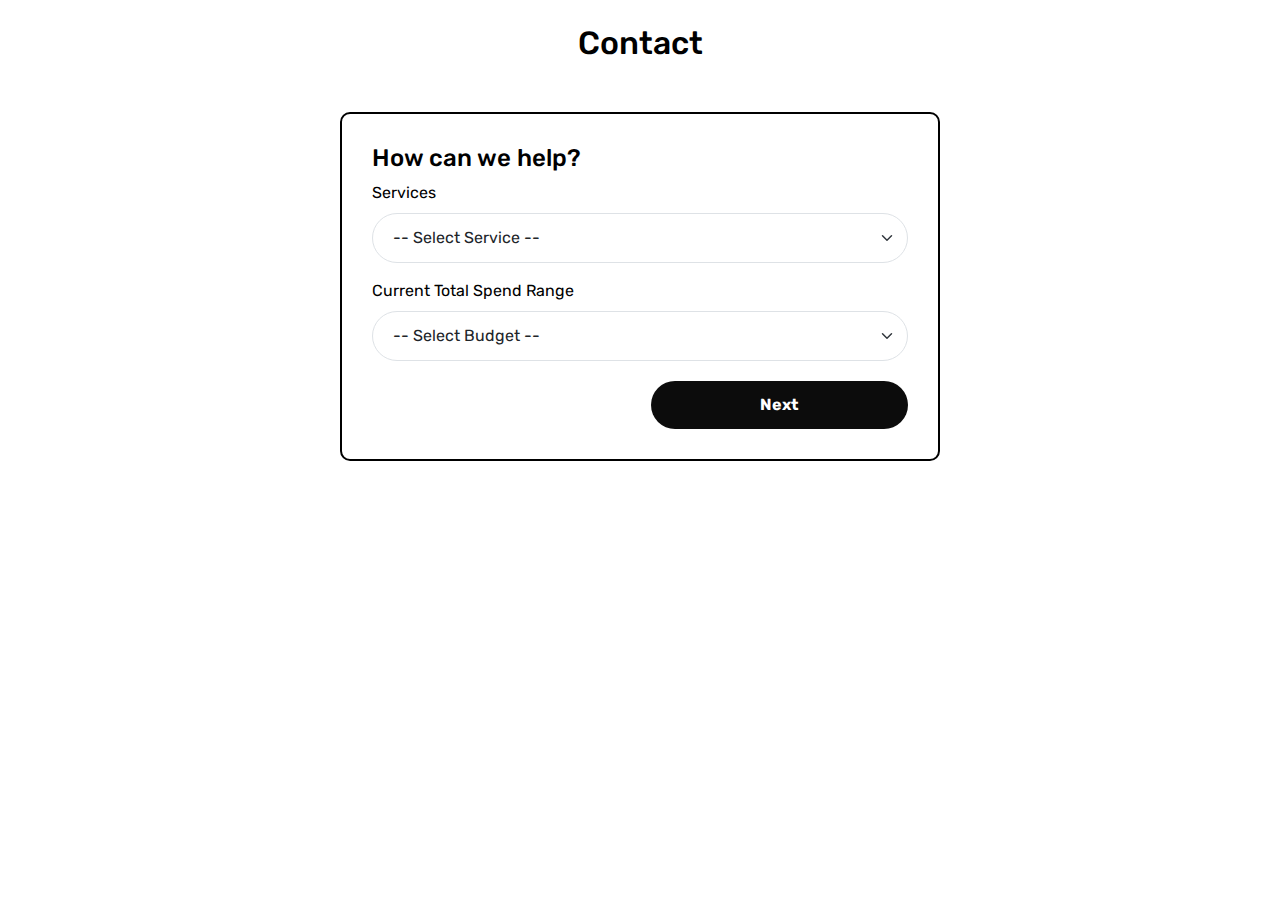
<file: step.html>
<!DOCTYPE html>
<html lang="en">
<head>
  <meta charset="UTF-8">
  <meta name="viewport" content="width=device-width, initial-scale=1.0">
  <title>Contact Step Form</title>
  <link href="https://cdn.jsdelivr.net/npm/bootstrap@5.3.0/dist/css/bootstrap.min.css" rel="stylesheet">
  <link href="https://fonts.googleapis.com/css2?family=Rubik&display=swap" rel="stylesheet">
  <style>
    body {
      font-family: 'Rubik', sans-serif;
      background-color: white;
      color: black;
    }
    .contact-box {
      max-width: 600px;
      margin: 50px auto;
      padding: 30px;
      border: 2px solid #000;
      border-radius: 10px;
      background-color: #fff;
    }
    .form-step {
      display: none;
    }
    .form-step.active {
      display: block;
    }
    .form-control,
    .form-select {
      border-radius: 30px;
      padding: 12px 20px;
      font-size: 1rem;
    }
    .btn-custom {
      border-radius: 30px;
      padding: 12px 30px;
      font-weight: bold;
      font-size: 1rem;
      background-color: #0c0c0c;
      color: white;
      border: none;
      width: 48%;
      transition: 1s;
    }
    .btn-custom:hover {
      background-color: #f6f6f6;
      color: #000;
    }
    .btn-container {
      display: flex;
      justify-content: center;
      gap: 4%;
      margin-top: 20px;
    }
    .btn-container.single {
      justify-content: flex-end;
    }
  </style>
</head>
<body>
  <div class="container">
    <h2 class="text-center my-4">Contact</h2>
    <form id="contactForm" class="contact-box">

      <div class="form-step active">
        <h4>How can we help?</h4>
        <div class="mb-3">
          <label for="serviceSelect" class="form-label">Services</label>
          <select class="form-select" id="serviceSelect" required>
            <option value="">-- Select Service --</option>
            <option>Paid Search</option>
            <option>Paid Social</option>
          </select>
        </div>
        <div class="mb-3">
          <label for="budgetSelect" class="form-label">Current Total Spend Range</label>
          <select class="form-select" id="budgetSelect" required>
            <option value="">-- Select Budget --</option>
            <option>Less than $1,000</option>
            <option>Less than $10,000</option>
            <option>More than $10,000</option>
          </select>
        </div>
        <div class="btn-container single">
          <button type="button" class="btn-custom" onclick="nextStep()">Next</button>
        </div>
      </div>

      <div class="form-step">
        <h4>What are your goals?</h4>
        <div class="mb-3">
          <textarea class="form-control" rows="4" placeholder="Your goals..." required></textarea>
        </div>
        <div class="btn-container">
          <button type="button" class="btn-custom" onclick="prevStep()">Previous</button>
          <button type="button" class="btn-custom" onclick="nextStep()">Next</button>
        </div>
      </div>


      <div class="form-step">
        <h4 class="text-center">Let's book a discovery call together.</h4>
        <div class="row g-3">
          <div class="col-md-6">
            <input type="text" class="form-control" placeholder="First Name" required>
          </div>
          <div class="col-md-6">
            <input type="text" class="form-control" placeholder="Last Name" required>
          </div>
          <div class="col-12">
            <input type="email" class="form-control" placeholder="Email" required>
          </div>
          <div class="col-12">
            <input type="text" class="form-control" placeholder="Website" required>
          </div>
        </div>
        <div class="btn-container">
          <button type="button" class="btn-custom" onclick="prevStep()">Previous</button>
          <button type="button" class="btn-custom" onclick="nextStep()">Next</button>
        </div>
      </div>

  
      <div class="form-step text-center">
        <h4>Thank You!</h4>
        <p>You have successfully completed the contact form.</p>
      </div>
    </form>
  </div>

  <script>
    let currentStep = 0;
    const steps = document.querySelectorAll('.form-step');

    function showStep(index) {
      steps.forEach((step, i) => {
        step.classList.remove('active');
        if (i === index) step.classList.add('active');
      });
    }

    function nextStep() {
      const currentFormStep = steps[currentStep];
      const inputs = currentFormStep.querySelectorAll('input, select, textarea');
      for (let input of inputs) {
        if (!input.checkValidity()) {
          input.reportValidity();
          return;
        }
      }
      if (currentStep < steps.length - 1) {
        currentStep++;
        showStep(currentStep);
      }
    }

    function prevStep() {
      if (currentStep > 0) {
        currentStep--;
        showStep(currentStep);
      }
    }
  </script>
</body>
</html>
</file>
<file: index.css>
html, body {

    margin: 0;
    padding: 0;
    width: 100%;
    overflow-x: hidden; /* This prevents horizontal scrolling */

      color: black;
}








    body{
            background-color: #e0dedf;

        }









                   .navbar-custom {
            position: fixed;
            width: 100%;
            top: 0;
            left: 0;
            z-index: 999;
            transition: background-color 0.3s ease, color 0.3s ease;
            background-color: transparent;
            padding: 16px 0;
        }

        .navbar-scrolled {
            background-color: white !important;
        }

        .navbar-nav .nav-link {
            font-family: 'Plus Jakarta Sans', sans-serif;
            font-weight: 500;
            font-size: 1rem;
            position: relative;
            color: black;
            padding: 0.5rem 1rem;
            transition: color 0.3s ease;
        }

        .navbar-dark .nav-link {
            color: white !important;
        }

.nav-link:not(.dropdown-toggle)::after {
    content: "";
    position: absolute;
    left: 0;
    bottom: 0;
    width: 0%;
    height: 2px;
    background-color: limegreen;
    transition: width 0.3s ease-in-out;
}


        .offcanvas-custom .nav-link::after {
            display: none;
        }

        .nav-link:hover::after,
        .nav-link.active::after {
            width: 100%;
        }

        .nav-logo {
            width: 80px;
            height: 80px;
            object-fit: contain;
            border-radius: 50%;
        }

        .get-started-btn {
            font-family: 'Manrope', sans-serif;
            border: 1px solid black;
            padding: 8px 20px;
            border-radius: 30px;
            font-weight: 600;
            transition: all 0.3s ease;
            background-color: transparent;
            color: black;
        }

        .navbar-dark .get-started-btn {
            color: white;
            border-color: white;
        }

        .get-started-btn:hover {
            background-color: rgb(12, 12, 12);
            color: rgb(255, 255, 255);
        }

        /* Dropdown Styles */
        .dropdown {
            position: relative;
        }

        .dropdown-toggle {
            display: flex;
            align-items: center;
            gap: 5px;
        }

        /* .dropdown-toggle::after {
            content: "";
            border: none;
            width: 0;
            height: 0;
            border-left: 4px solid transparent;
            border-right: 4px solid transparent;
            border-top: 4px solid currentColor;
            transition: transform 0.3s ease;
        } */

        /* .dropdown:hover .dropdown-toggle::after {
            transform: rotate(180deg);
        } */

        .dropdown-menu {
            /* position: absolute; */
            top: 100%;
            left: 0;
            background: white;
            border: none;
            border-radius: 10px;
            box-shadow: 0 10px 30px rgba(0, 0, 0, 0.15);
            padding: 10px 0;
            min-width: 200px;
            opacity: 0;
            visibility: hidden;
            transform: translateY(-10px);
            transition: all 0.3s ease;
            z-index: 1000;
        }

        .dropdown:hover .dropdown-menu {
            opacity: 1;
            visibility: visible;
            transform: translateY(0);
        }

        .dropdown-item {
            font-family: 'Plus Jakarta Sans', sans-serif;
            font-weight: 500;
            color: #333;
            padding: 12px 20px;
            text-decoration: none;
            display: block;
            transition: all 0.3s ease;
            border: none;
            background: none;
        }

        .dropdown-item:hover {
            background-color: #f8f9fa;
            color: limegreen;
            transform: translateX(5px);
        }

        /* Mobile Offcanvas Styles */
        .offcanvas-custom {
            background-color: #000 !important;
            color: white;
            width: 250px;
        }

        .offcanvas-custom .nav-link {
            color: rgb(235, 229, 229);
            font-family: 'Plus Jakarta Sans';
            font-size: 1.5rem;
            transition: 0.5s;
        }

        .offcanvas-custom .nav-link:hover {
            color: rgb(254, 253, 253);
            font-family: 'Plus Jakarta Sans';
            font-size: 1.6rem;
        }

        .offcanvas-custom .get-started-btn {
            color: white;
            border-color: white;
        }

        .offcanvas-custom .get-started-btn:hover {
            background-color: rgb(13, 13, 13);
            color: rgb(250, 247, 247);
        }

.mobile-dropdown {
    margin-top: 10px;
    margin-left: 0; 
}


        .mobile-dropdown-item {
            color: rgb(200, 200, 200);
            font-size: 1.2rem;
            padding: 8px 0;
            display: block;
            text-decoration: none;
            transition: all 0.3s ease;
      
    padding-left: 0;
}



        .mobile-dropdown-item:hover {
            color: limegreen;
            transform: translateX(10px);
        }

        .mobile-dropdown-toggle {
            cursor: pointer;
            display: flex;
            align-items: center;
            gap: 10px;
        }

        .mobile-dropdown-toggle i {
            transition: transform 0.3s ease;
        }

        .mobile-dropdown-toggle.active i {
            transform: rotate(180deg);
        }

        .mobile-dropdown-content {
            max-height: 0;
            overflow: hidden;
            transition: max-height 0.3s ease;
        }

        .mobile-dropdown-content.active {
            max-height: 200px;
        }

        .btn-close {
            filter: invert(1);
        }

        .navbar-toggler:focus {
            box-shadow: none;
        }

        @media (max-width: 768px) {
            .nav-logo {
                width: 60px;
                height: 60px;
                object-fit: contain;
                border-radius: 50%;
                margin-left: 10px;
            }
        }




@media (min-width: 992px) {
    .navbar-nav .dropdown:hover .dropdown-menu {
        display: block;
        opacity: 1;
        visibility: visible;
        transform: translateY(0);
    }

    .dropdown-menu {
        display: none; 
        opacity: 0;
        visibility: hidden;
        transform: translateY(10px);
        transition: all 0.3s ease;
    }
}








    




        .hero-section {
      padding: 40px 0;
      padding-top: 115px; 

      /* font-family: 'Plus Jakarta Sans', sans-serif; */
      font-family: 'Montserrat', sans-serif;
    }

.hero-section .hero-heading {
  font-weight: 600;
  color: #010205;
  font-size: 4rem;
  line-height: 1.2;
}

@media (max-width: 768px) {
  .hero-section .hero-heading {
    font-size: 2.6rem;
    line-height: 1.3;
    text-align: center;
    padding-left: 10px;
    padding-right: 10px;

  }

  .hero-section .hero-description {
    text-align: center;
  }

  .hero-section .d-flex.align-items-center {
    flex-direction: column;
    gap: 15px;
    justify-content: center;
    align-items: center;
  }
}


    .hero-section .hero-description {
      font-weight: 500;
      color: #878C91;
      font-size: 1rem;
      margin-top: 1rem;
      margin-bottom: 2rem;
    }

    .hero-section .btn-schedule {
      background-color: #000;
      color: #fff;
      padding: 12px 24px;
      border-radius: 30px;
      font-weight: 600;
      border: none;
      transition: 0.3s;
    }

    .hero-section .btn-schedule:hover {
      background-color: #333;
    }

    .hero-section .btn-case-study {
      font-weight: 600;
      color: #010205;
      margin-left: 20px;
      /* text-decoration: none; */
    }

    .hero-section .btn-case-study:hover {
      text-decoration: none;
    }

    /* .hero-section .hero-image img {
      max-width: 80%;
      height: auto;
    } */


.hero-section .hero-video {
  display: flex;
  justify-content: center;
  align-items: center;
}

.hero-section .hero-video-element {
  max-width: 100%;
  width: 90%;
  height: auto;
  border-radius: 10px; 
  object-fit: cover;
    /* opacity: 0.9; 
  transition: opacity 0.3s ease; */
    /* box-shadow: 0 0 40px rgba(0, 0, 0, 0.2); */
}

/* .hero-section .hero-video-element:hover{
    opacity: 1;
} */

@media (max-width: 768px) {
  .hero-section .hero-video-element {
    width: 100%;
    /* padding: 10px;
  border-radius: 10px;  */

 

  }
}




    









  .brand-container {
    background-color: #e0dedf;
    box-shadow: 0 4px 12px rgba(0, 0, 0, 0.11);
    border-radius: 12px;
    overflow-x: auto;
    white-space: nowrap;
    scrollbar-width: none; 
    padding: 10px;
  }

  .brand-container::-webkit-scrollbar {
    display: none; /* Chrome, Safari */
  }

  .brand-logo {
    height: 80px;
    width: auto;
    max-width: 200px;
    object-fit: contain;
    flex-shrink: 0;
  }

  @media (max-width: 768px) {
    .brand-logo {
      height: 20px;
    }
  }














  .service{
            background-color: transparent;
        }
        .service-section {
            padding: 60px 0;
            /* font-family: 'Plus Jakarta Sans', sans-serif; */
            font-family: 'Montserrat', sans-serif;


        }

        /* First Row - Heading */
    .service-section .main-heading {
        /* font-family: 'Plus Jakarta Sans', sans-serif; */
        font-family: 'Montserrat', sans-serif !important;
        font-weight: 800;
        font-size: 42px;
        line-height: 1.3;
        color: #1a1a1a;
        margin-bottom: 0;
    }

    .service-section .description {
        font-size: 1rem;
        line-height: 1.6;
        color: #666;
        margin-bottom: 0;
    }


        .service-section .row:first-child {
        align-items: center;
    }

        /* Second Row - Stats Box */
        .service-section .stats-box {
            background: url('images/5a7431cee3e40d481d271a4e45fcd0fb7d2b23f2.png') center/cover;
            background-color: #1a1a1a;
            border-radius: 20px;
            padding: 40px 30px;
            color: white;
            height: 300px;
            position: relative;
            overflow: hidden;
            display: flex;
            flex-direction: column;
            justify-content: center;
        }

        .service-section .stats-box::before {
            content: '';
            position: absolute;
            top: 0;
            left: 0;
            right: 0;
            bottom: 0;
            
            z-index: 1;
        }

        .service-section .stats-content {
            position: relative;
            z-index: 2;
                             font-family: 'Montserrat', sans-serif;
            font-weight: 800;
        }

        .service-section .stats-number {
        font-size: 4rem;
        font-weight: 700;
        color: white;
        margin-bottom: 10px;
    }

    .service-section .stats-number .plus {
        color: #99EA48;
    }
        .service-section .stats-text {
            font-size: 1.1rem;
            color: #e5e7eb;
        }


        .service-section .how-we-work-wrapper {
  border-radius: 20px;
  /* overflow: hidden; */
  position: relative;
}


        /* Second Row - How We Work Box */
.service-section .how-we-work-box {
  position: relative;
  height: 300px;
  background: url('images/7d2b8abf1bb748bcd69b0d5a1cec2bb6aea060f1\ \(1\).png') center/cover;
  /* background-color: #2563eb; */
  border-radius: 20px;
  overflow: hidden; 
  display: flex;
  align-items: center;
  justify-content: center;
  border: none;
}


.service-section .how-we-work-box::before {
    content: '';
    position: absolute;
    top: 0;
    left: 0;
    right: 0;
    bottom: 0;
    background-color: rgba(0, 0, 0, 0.4); 
    z-index: 1;
}

       .service-section  .how-we-work-text {
            font-size: 2.5rem;
            font-weight: 700;
            color: white;
            text-align: center;
            letter-spacing: 0.2em;
            z-index: 2;
            position: relative;
        }

        .service-section .play-button {
            position: absolute;
            right: -10px;
            bottom: -13px;
            width: 100px;
            height: 100px;
            background: #99EA48;
            border: 13px solid #FFFFFF;
            border-radius: 50%;
            display: flex;
            align-items: center;
            justify-content: center;
            cursor: pointer;
            transition: all 0.3s ease;
            z-index: 100;
        }

        .service-section .play-button:hover {
            background: #80d93c;
            transform: scale(1.05);
        }

        .service-section .play-icon {
            width: 0;
            height: 0;
            border-left: 20px solid black;
            border-top: 12px solid transparent;
            border-bottom: 12px solid transparent;
            margin-left: 5px;
        }

        .service-section .row {
            margin-bottom: 40px;
        }

        .service-section .row:last-child {
            margin-bottom: 0;
        }

        @media (max-width: 768px) {
        .service-section .main-heading {
            font-size: 2rem;
            margin-bottom: 20px;
        }
                .service-section {
            padding: 60px 15px;
           


        }

        .service-section .description {
            font-size: 0.95rem;
        }

            .service-section .stats-box,
            .service-section .how-we-work-box {
                height: 250px;
                margin-bottom: 20px;
            }

            .service-section .how-we-work-text {
                font-size: 2rem;
            }
        }














           .contact-box {
  max-width: 960px; 
  margin: 0 auto 60px auto; 
  padding: 60px 50px;
  border-radius: 20px;
  background-color: #eeeced;
  box-shadow: 0 12px 32px rgba(0, 0, 0, 0.1);
  transition: all 0.3s ease-in-out;
  font-size: 1.15rem; 
            font-family: 'Montserrat', sans-serif;

}

.form-step {
  display: none;
}

.form-step.active {
  display: block;
}

.form-step h4 {
  text-align: center;
  font-weight: 600;
  margin-bottom: 30px;
  font-size: 1.95rem; /* Increased heading size */
}

.form-control,
.form-select {
  border-radius: 30px;
  padding: 16px 24px;
  font-size: 1rem; /* Larger input text */
  box-shadow: inset 0 1px 2px rgba(0, 0, 0, 0.05);
  border: 1px solid #ccc;
}

textarea.form-control {
  resize: none;
}

.btn-custom {
  border-radius: 30px;
  padding: 18px 40px;
  font-weight: bold;
  font-size: 1.125rem; /* Slightly larger button text */
  background-color: #0c0c0c;
  color: white;
  border: none;
  width: 48%;
  transition: background-color 0.4s, color 0.4s, transform 0.3s;
}

.btn-custom:hover {
  background-color: #f6f6f6;
  color: #000;
  transform: translateY(-2px);
}

.btn-container {
  display: flex;
  justify-content: center;
  gap: 4%;
  margin-top: 40px;
}

.btn-container.single {
  justify-content: flex-end;
}

@media (max-width: 576px) {
  .btn-custom {
    width: 100%;
  }
  .btn-container {
    flex-direction: column;
    gap: 10px;
  }
}



















                .growth-section {
            min-height: 100vh;
            display: flex;
            align-items: center;
            justify-content: center;
            position: relative;
            padding: 80px 0;
                        background: #000000;
            color: white;
            margin: 0;
            padding: 0;
            overflow-x: hidden;
            /* font-family: 'Plus Jakarta Sans', sans-serif; */
            font-family: 'Montserrat', sans-serif;

        }
        
        .growth-section .stats-container {
            display: flex;
            justify-content: space-around;
            align-items: center;
            flex-wrap: wrap;
            gap: 40px;
            margin-bottom: 80px;
            font-family: 'Montserrat', sans-serif;
            font-weight: 800;
            
        }
        
        .growth-section .stat-item {
            text-align: center;
            opacity: 0;
            transform: translateY(50px);
            transition: all 0.8s ease;
                    font-family: 'Montserrat', sans-serif;
            font-weight: 800;
        }
        
        .stat-item.animate {
            opacity: 1;
            transform: translateY(0);
        }
        
        .growth-section .stat-number {
            font-size: 3.75rem;
            font-weight: 600;
            color: #FFFFFF;
            margin-bottom: 10px;
            line-height: 1;
                             font-family: 'Montserrat', sans-serif;
            font-weight: 800;
        }
        
        .growth-section .stat-label {
            font-size: 1rem;
            font-weight: 400;
            color: #CCCCCC;
            text-transform: uppercase;
            letter-spacing: 1px;
                             font-family: 'Montserrat', sans-serif;
            font-weight: 800;
        }
        
        .growth-section .main-content {
            text-align: center;
            max-width: 900px;
            margin: 0 auto;
            position: relative;
                             font-family: 'Montserrat', sans-serif;
            font-weight: 800;
        }
        
        .growth-section .main-title {
            font-size: 4.375rem;
            font-weight: 600;
            background: linear-gradient(135deg, #FFFFFF 0%, #4DB21F 100%);
            -webkit-background-clip: text;
            -webkit-text-fill-color: transparent;
            background-clip: text;
            margin-bottom: 30px;
            line-height: 1.1;
                             font-family: 'Montserrat', sans-serif;
            font-weight: 800;
        }
        
        .growth-section .subtitle {
            font-size: 1.5rem;
            font-weight: 400;
            color: #FFFFFF;
            margin-bottom: 60px;
            opacity: 0.9;
        }
        
        .growth-section .cta-button {
            background: #FFFFFF;
            color: #000000;
            padding: 18px 40px;
            border-radius: 50px;
            font-weight: 600;
            font-size: 1.1rem;
            border: none;
            transition: all 0.3s ease;
            text-decoration: none;
            display: inline-block;
            margin-bottom: 80px;
        }
        
        .growth-section .cta-button:hover {
            background: #4DB21F;
            color: #FFFFFF;
            transform: translateY(-3px);
            box-shadow: 0 10px 30px rgba(77, 178, 31, 0.3);
        }
        
       .growth-section .social-icons {
    position: absolute;
    top: 0;
    left: 0;
    width: 100%;
    height: 100%;
    pointer-events: none;
}

.growth-section .social-icon {
    position: absolute;
    width: 70px;
    height: 70px;
    border-radius: 20px;
    display: flex;
    align-items: center;
    justify-content: center;
    opacity: 0;
    transform: scale(0.8);
    transition: all 0.4s ease;
    pointer-events: auto; 
}


.growth-section .linkedin {
    top: 25%;
    left: -40px;
}
.growth-section .linkedin img{

    transform: rotate(-30deg);

}

.growth-section .pinterest {
    top: -70px;
    right: 20%;
}

.growth-section .instagram {
    bottom: 60%;
    right: 0%;
}

.growth-section .meta {
    bottom: 15%;
    left: 10%;
}

.growth-section .google-ads {
    bottom: 20%;
    right: 10%;
}
.growth-section .google-ads img{
    transform: rotate(10deg);

}


.growth-section .social-icon.animate {
    opacity: 1;
    transform: scale(1);
}

.growth-section .social-icon:hover {
    transform: scale(1.1) translateY(-5px);
}

        
        @media (max-width: 992px) {
            .growth-section .social-icons {
                height: 400px;
            }
            
           .growth-section  .linkedin {
    top: 25%;
    left: -40px;
    transform: rotate(30deg);
}

.growth-section .pinterest {
    top: -70px;
    right: 20%;
}

.growth-section .instagram {
    bottom: 60%;
    right: 0%;
}

.growth-section .meta {
    bottom: 15%;
    left: 10%;
}

.growth-section .google-ads {
    bottom: 20%;
    right: 10%;
}
        }
        
        @media (max-width: 768px) {
            .growth-section .main-title {
                font-size: 2.8rem;
            }
            
            .growth-section .subtitle {
                font-size: 1.2rem;
            }
            
            .growth-section .stat-number {
                font-size: 2.5rem;
            }
            
            .growth-section .stats-container {
                gap: 30px;
            }
            
           
            .growth-section .social-icons {
                position: relative;
                display: flex;
                flex-wrap: wrap;
                justify-content: center;
                align-items: center;
                gap: 20px;
                height: auto;
                padding: 20px 0;
            }
            
            .growth-section .social-icon {
                position: relative;
                top: auto !important;
                left: auto !important;
                right: auto !important;
                transform: scale(0.8);
                width: 60px;
                height: 60px;
            }
            
            .growth-section .pinterest {
                transform: scale(0.8);
            }
            
            .growth-section .social-icon.animate {
                transform: scale(1);
            }
            
            .growth-section .pinterest.animate {
                transform: scale(1);
            }
            
            .growth-section .social-icon img {
                width: 30px;
                height: 30px;
            }
            .growth-section .google-ads img{
    transform: rotate(0deg);
                
            }
            .growth-section .linkedin img{
    transform: rotate(0deg);

            }
        }
        
        @media (max-width: 576px) {
            .growth-section .main-title {
                font-size: 2.5rem;
            }
            
            .growth-section .stats-container {
                flex-direction: column;
                gap: 25px;
            }

                        .growth-section .social-icon img {
                width: 20px;
                height: 20px;
            }


                        .growth-section .social-icons {
                position: relative;
                display: flex;
                flex-wrap: wrap;
                justify-content: center;
                align-items: center;
                gap: 10px;
                height: auto;
                padding: 20px 0;
            }
            
            .growth-section .social-icon {
                position: relative;
                top: auto !important;
                left: auto !important;
                right: auto !important;
                transform: scale(0.8);
                width: 60px;
                height: 60px;
            }
        }














            .strategy-section {

              font-family: 'Rubik';
      background-color: transparent;
      color: #000;
      padding: 60px 0;

    }
    .strategy-section .main-heading {
      /* font-family: 'Plus Jakarta Sans'; */
                       font-family: 'Montserrat', sans-serif;
            font-weight: 800;
      color: #253D32;
      font-size: 2.8rem;
      font-weight: 700;
      line-height: 70px;
    }

    .strategy-section .main-description {
      font-family: 'Rubik'f;
      font-size: 1.25rem;
      font-weight: 400;
      margin: 20px 0;
      line-height: 40px;
      color: #78847D;
    }

    .strategy-section .see-more {
      font-family: 'Rubik';
      font-weight: 500;
      font-size: 1.1rem;
      color: #A3B938;
      /* text-decoration: none; */
    }

    .strategy-section .see-more:hover {
      text-decoration: underline;
    }

    .strategy-section .feature-box {
      display: flex;
      flex-direction: column;
      align-items: flex-start;
      gap: 15px;
      margin-bottom: 40px;
      /* padding-left: 50px; */
      justify-content: center;
    }

    .strategy-section .feature-icon {
      width: 40px;
      height: 40px;
      object-fit: contain;
    }

    .strategy-section .feature-title {
      font-size: 1.3rem;
      font-weight: 500;
      color: #253D32;
    }

    .strategy-section .feature-description {
      font-size: 1.1rem;
      font-weight: 400;
      color: #78847D;
      line-height: 30px;
    }

    @media (max-width: 768px) {
      .strategy-section .main-heading {
        font-size: 2rem;
        line-height: 50px;
      }

      .strategy-section .main-description {
        font-size: 1rem;
      }

      .strategy-section .feature-title {
        font-size: 1.25rem;
      }

      .strategy-section .feature-description {
        font-size: 1rem;
      }
    }









    .ready-section {
      /* background: radial-gradient(circle at 30% 30%, #1a1a1a, #000000); */
      background-color: #020609;
      border-radius: 30px;
      padding: 40px 60px;
      display: flex;
      align-items: center;
      justify-content: space-between;
      flex-wrap: wrap;
      color: white;
      /* font-family: 'Plus Jakarta Sans', sans-serif; */
      padding: 40px ;
                       font-family: 'Montserrat', sans-serif;
            font-weight: 800;


    }

    .ready-text {
      font-size: 4rem;
      font-weight: 600;
      margin-bottom: 20px;
    }

    .ready-button {
      background-color: #fff;
      color: #000;
      border: none;
      padding: 14px 28px;
      border-radius: 40px;
      font-weight: 600;
      font-size: 1rem;
      display: inline-flex;
      align-items: center;
      text-decoration: none;
      transition: all 0.3s ease;
    }

    .ready-button:hover {
      background-color: #e4e4e4;
      transform: translateY(-2px);
    }

    .ready-button svg {
      margin-left: 10px;
      width: 16px;
      height: 16px;
    }

    @media (max-width: 768px) {
      .ready-section {
        flex-direction: column;
        text-align: center;
        gap: 20px;
      }

      .ready-text {
        font-size: 2rem;
      }
    }



















        .lead-title {
      /* font-family: 'Plus Jakarta Sans'; */
      /* font-weight: 700; */
                       font-family: 'Montserrat', sans-serif;
            font-weight: 800;
      font-size: 3rem;
      line-height: 80px;
      color: #253d32;
    }

    .lead-desc {
      font-family: 'Inter',;
      font-size: 17px;
      color: #333;
      margin: 20px 0;
      max-width: 500px;
    }

    .lead-btn {
      font-family: 'Rubik', sans-serif;
      font-weight: 500;
      background: #000;
      color: #fff;
      padding: 10px 20px;
      border-radius: 30px;
      border: none;
      box-shadow: 0 8px 16px rgba(0,0,0,0.1);
    }




    .custom-card-wrapper {
      position: relative;
      padding: 10px;
    }

    .card-custom {
      background: #fcfbfb;
      border-radius: 20px;
      padding: 25px;
      box-shadow: 0 10px 25px rgba(0, 0, 0, 0.06);
      height: 100%;
      
      background-clip: padding-box;
      position: relative;
      z-index: 1;
/* 
      border-inline-start: 1px solid;
      border-block-start: 1px solid;
      border-right: 1px solid; */
      /* border-image-source: radial-gradient( circle at left ,
        limegreen,transparent 10%

      ); */
      /* border-image-slice: 1;
      padding: 10px; */
    }

    /* .card-custom::before {
      content: "";
      position: absolute;
      top: -2px;
      left: -2px;
      right: -2px;
      height: 50%;
      border-radius: 20px 20px 0 0;
      border: linear-gradient(to bottom, #ff5c5c, transparent); 
      z-index: -1;
    }

    .card-blue::before {
      border: linear-gradient(to bottom, #00bfbf, transparent); 
    } */

    .icon-box {
      width: 70px;
      height: 70px;
      border-radius: 12px;
      display: flex;
      align-items: center;
      justify-content: center;
      margin-bottom: 20px;
    }

    .icon-red {
      background-color: #ffeaea;
    }

    .icon-blue {
      background-color: #e4ffff;
    }

    .card-title {
      font-family: 'inter';
      font-weight: 500;
      font-size: 22px;
      color: #011627;
      margin-bottom: 8px;
    }


    .card-red{
      border: 1px solid rgb(237, 119, 119);
    }
        .card-blue{
      border: 1px solid rgb(164, 222, 254);
    }
    .card-text {
      font-family: 'Inter', sans-serif;
      font-weight: 400;
      font-size: 16px;
      color: #011627;
      margin-bottom: 10px;
      line-height: 30px;
    }
    

    .view-link {
      font-family: 'inter';
      font-weight: 400;
      font-size: 15px;
      text-decoration: none;
    }

    .view-red {
      color: #FF1D03;
    }

    .view-blue {
      color: #2EC4B6;
    }

    /* Offset right cards */
    .card-offset {
      margin-top: 35px;
    }

    @media (max-width: 768px) {
      .lead-title {
        font-size: 36px;
        line-height: 50px;
      }

      .card-offset {
        margin-top: 0 !important;
      }

      .card-title {
        font-size: 20px;
      }

      .card-text {
        font-size: 15px;
      }
    }


.img-red {
  filter: brightness(0) saturate(100%) invert(20%) sepia(98%) saturate(3720%) hue-rotate(340deg) brightness(94%) contrast(104%);
}

.img-green {
  filter: brightness(0) saturate(100%) invert(74%) sepia(21%) saturate(1700%) hue-rotate(124deg) brightness(91%) contrast(95%);
}


























.time-line-container{
    background-color: black;
}


        .timeline {
            /* background: radial-gradient(ellipse 80% 100% at center, #000000 0%, #1a1a1a 70%, #2d2d2d 100%); */
            /* border-radius: 80px; */
            padding: 100px 0px;
            position: relative;
            overflow: hidden;
            min-height: 600px;
            display: flex;
            flex-direction: column;
            justify-content: center;
        }


        .timeline .main-title {
      /* font-family: 'Plus Jakarta Sans'; */
            font-size: 3.2rem;
            color: #FFFFFF;
            text-align: center;
            margin-bottom: 20px;
            position: relative;
            z-index: 2;
            letter-spacing: -0.02em;
            /* font-weight: 700 !important; */
                             font-family: 'Montserrat', sans-serif;
            font-weight: 800;
        }


                .timeline .sub-title {
      font-family: 'Rubik';
            font-size: 1.2rem;
            color: #FFFFFF;
            text-align: center;
            margin-bottom: 100px;
            position: relative;
            z-index: 2;
            letter-spacing: -0.02em;
            font-weight: 300 !important;
        }



        .timeline-wrapper {
            position: relative;
            z-index: 2;
            height: 300px;
            display: flex;
            align-items: center;
        }

.timeline-line {
  position: absolute;
  top: 50%;
  left: 8%;
  right: 8%;
  height: 3px;
  background-image: repeating-linear-gradient(
    to right,
    #5a5757,
    #5a5757 10px,
    transparent 10px,
    transparent 20px
  );
  border: none;
  border-radius: 2px;
  transform: translateY(-50%);
  box-shadow: none;
}



        .timeline-points {
            position: relative;
            width: 100%;
            height: 100%;
        }

        .timeline-point {
            position: absolute;
            display: flex;
            flex-direction: column;
            align-items: center;
            cursor: pointer;
            transition: all 0.4s cubic-bezier(0.4, 0, 0.2, 1);
        }

        .timeline-point:nth-child(1) {
            left: 8%;
            top: 50%;
            transform: translateY(-50%);
        }

        .timeline-point:nth-child(2) {
            left: 36%;
            top: 50%;
            transform: translateY(-50%);
        }

        .timeline-point:nth-child(3) {
            left: 64%;
            top: 50%;
            transform: translateY(-50%);
        }

        .timeline-point:nth-child(4) {
            left: 88%;
            top: 50%;
            transform: translateY(-50%);
        }

        .timeline .point-circle {
            width: 80px;
            height: 80px;
            background: #FFFFFF;
            border-radius: 50%;
            display: flex;
            align-items: center;
            justify-content: center;
            font-family: 'Inter', sans-serif;
            font-weight: 600;
             font-size: 24px;
    color: #54c53b;
            position: relative;
            box-shadow: 0 8px 25px rgba(0, 0, 0, 0.3);
            transition: all 0.4s cubic-bezier(0.4, 0, 0.2, 1);
            z-index: 4;
        }
        .timeline .point-circle img{
            height: 40px;
        }

        .timeline .point-circle::before {
            content: '';
            position: absolute;
            inset: -3px;
            background: #FFFFFF;
            border-radius: 50%;
            z-index: -1;
            opacity: 0;
            transition: opacity 0.3s ease;
        }

        .timeline-point:hover .point-circle::before {
            opacity: 1;
        }

.timeline-point:hover .point-circle {
    transform: scale(1.1);
    box-shadow: 0 12px 35px rgba(255, 255, 255, 0.3); /* white glow */
    /* background: radial-gradient(circle, rgba(255, 255, 255, 0.6) 0%, rgba(255, 255, 255, 0.1) 70%); */
}


        .timeline .point-content {
            text-align: center;
            transition: all 0.4s ease;
            position: absolute;
            width: 220px;
            left: 50%;
            transform: translateX(-50%);
        }

        .timeline-point:nth-child(1) .point-content,
        .timeline-point:nth-child(3) .point-content {
            top: 80px;
        }


        .timeline-point:nth-child(2) .point-content,
        .timeline-point:nth-child(4) .point-content {
            bottom: 80px;
        }

        .timeline .point-year {
      font-family: 'Plus Jakarta Sans';
            font-size: 1.2rem;
            font-weight: 200 !important;
            color: #FFFFFF
;
            margin-bottom: 15px;
            transition: all 0.3s ease;
        }

        .timeline .point-description {
            font-family: 'Inter', sans-serif;
            font-size: 0.8rem;
            color: #FFFFFF;
            line-height: 1.6;
            font-weight: 300;
            transition: all 0.3s ease;
        }

        .timeline-point:hover .point-year {
            color: #FFFFFF;
            transform: translateY(-5px);
        }

        .timeline-point:hover .point-description {
            color: #FFFFFF;
            transform: translateY(-3px);
        }

        .timeline-point:hover {
            transform: translateY(-60px) scale(1.05);
        }

        .timeline-point::before {
            content: '';
            position: absolute;
            top: 50%;
            left: 50%;
            width: 0;
            height: 0;
            background: rgba(154, 205, 50, 0.1);
            border-radius: 50%;
            transform: translate(-50%, -50%);
            transition: all 0.6s ease;
            z-index: 1;
        }

        .timeline-point:hover::before {
            width: 200px;
            height: 200px;
        }



.timeline .talk-btn {
  font-family: 'Plus Jakarta Sans', sans-serif;
  font-size: 1rem;
  color: black;
  background-color: white;
  padding: 10px 30px;
  border: none;
  border-radius: 8px;
  cursor: pointer;
  display: block;
  margin: 20px auto;
  border-radius: 23px;
  text-align: center;
  box-shadow: 0 4px 10px rgba(0, 0, 0, 0.05); 
  font-weight: 700;
  transition: 0.7s;
}
.timeline .talk-btn:hover{
    background-color: #5e6159;
    color: white;

}


        @media (max-width: 1200px) {
            .timeline-container {
                padding: 60px 30px;
                border-radius: 60px;
            }
            
            .timeline .main-title {
                font-size: 3rem;
                margin-bottom: 80px;
            }
            
            .timeline .point-circle {
                width: 50px;
                height: 50px;
                font-size: 1.2rem;
            }
            
            .timeline .point-year {
                font-size: 1.1rem;
            }
            
            .timeline .point-description {
                font-size: 0.7rem;
            }
            
            .timeline .point-content {
                width: 180px;
            }
        }

        @media (max-width: 992px) {
            .timeline-container {
                padding: 50px 25px;
                border-radius: 50px;
            }
            
            .timeline .main-title {
                font-size: 3rem;
                margin-bottom: 70px;
            }
                    .timeline .point-circle img{
            height: 30px;
        }
        .timeline .point-year{
            font-size: 1rem;
        }

            
            .timeline-wrapper {
                height: 280px;
            }
            
            .timeline .point-content {
                width: 160px;
            }
            
            .timeline .point-description {
                font-size: 0.65rem;
            }
        }

        @media (max-width: 768px) {
            .timeline-container {
                padding: 40px 20px;
                border-radius: 40px;
                min-height: 900px;
            }
            
                    .timeline .point-circle img{
            height: 20px;
        }

            
            .timeline .main-title {
                font-size: 3.2rem;
                margin-bottom: 60px;
            }
            
            .timeline-wrapper {
                height: 600px;
                width: 100%;
            }
            

 
.timeline-line {
  top: 8%;
  bottom: 8%;
  left: 50%;
  width: 3px;
  height: auto;
  background-image: repeating-linear-gradient(
    to bottom,
    #5a5757,
    #5a5757 10px,
    transparent 10px,
    transparent 20px
  );
  transform: translateX(-50%);
  border: none;
}

            

            .timeline-point {
                left: 50% !important;
                transform: translateX(-50%) !important;
                z-index: 3;
                top: auto !important;
            }
            

            .timeline-point:nth-child(1) { 
                top: 8% !important; 
            }
            .timeline-point:nth-child(2) { 
                top: 36% !important; 
            }
            .timeline-point:nth-child(3) { 
                top: 62% !important; 
            }
            .timeline-point:nth-child(4) { 
                top: 90% !important; 
            }
            
            .timeline .point-circle {
                width: 45px;
                height: 45px;
                font-size: 1rem;
                z-index: 4;
                position: relative;
            }
            
            .timeline .point-year {
                font-size: 1rem;
            }
            
            .timeline .point-description {
                font-size: 0.85rem;
            }
            
            .timeline .point-content {
                width: 200px;
                position: absolute;
            }
            
           
            .timeline-point .point-content {
                left: auto;
                right: auto;
                top: 0;
                transform: translateY(-50%);
            }
            
         
            .timeline-point:nth-child(1) .point-content {
                left: 60px !important;
                right: auto !important;
                text-align: left;
            }

           
            .timeline-point:nth-child(2) .point-content {
                left: auto !important;
                right: 60px !important;
                text-align: right;
            }

 
            .timeline-point:nth-child(3) .point-content {
                left: 60px !important;
                right: auto !important;
                text-align: left;
            }

            
            .timeline-point:nth-child(4) .point-content {
                left: auto !important;
                right: 60px !important;
                text-align: right;
            }
            
            .timeline-point:hover {
                transform: translateX(-50%) scale(1.05) !important;
            }
        }

        @media (max-width: 576px) {
            .timeline-container {
                padding: 30px 15px;
                border-radius: 30px;
                min-height: 1000px;
            }
                    .timeline .point-circle img{
            height: 20px;
        }

            
            .timeline .main-title {
                font-size: 3rem;
                /* margin-bottom: 20px; */
            }
            
            .timeline-wrapper {
                height: 550px;
            }

 
.timeline-line {
  top: 8%;
  bottom: 8%;
  left: 50%;
  width: 3px;
  height: auto;
  background-image: repeating-linear-gradient(
    to bottom,
    #5a5757,
    #5a5757 10px,
    transparent 10px,
    transparent 20px
  );
  transform: translateX(-50%);
  border: none;
}
            
 
            .timeline-point {
                left: 50% !important;
                transform: translateX(-50%) !important;
                z-index: 3;
                top: auto !important;
            }
            
            
            .timeline-point:nth-child(1) { 
                top: 8% !important; 
            }
            .timeline-point:nth-child(2) { 
                top: 36% !important; 
            }
            .timeline-point:nth-child(3) { 
                top: 62% !important; 
            }
            .timeline-point:nth-child(4) { 
                top: 90% !important; 
            }
            
            .timeline .point-circle {
                width: 45px;
                height: 45px;
                font-size: 1.1rem;
                z-index: 4;
                position: relative;
            }
            
            .timeline .point-year {
                font-size: 0.8rem !important;
            }
            
            .timeline .point-description {
                font-size: 0.6rem;
            }
            
            .timeline .point-content {
                width: 140px;
                position: absolute;
            }
   
            .timeline-point .point-content {
                left: auto;
                right: auto;
                top: 0;
                transform: translateY(-50%);
            }
            
            
            .timeline-point:nth-child(1) .point-content {
                left: 50px !important;
                right: auto !important;
                text-align: center;
            }

 
            .timeline-point:nth-child(2) .point-content {
                left: auto !important;
                right: 50px !important;
                text-align: center;
            }

            .timeline .timeline-point:nth-child(3) .point-content {
                left: 30px !important;
                right: auto !important;
                text-align: center;
            }

            .timeline .timeline-point:nth-child(4) .point-content {
                left: auto !important;
                right: 40px !important;
                text-align: center;
            }
            
            .timeline .timeline-point:hover {
                transform: translateX(-50%) scale(1.03) !important;
            }
        }





        @media (max-width: 776px) {
    .services-section .container {
        padding: 60px 25px !important; 
    }
    
    .timeline .arch-shape {
        border-radius: 0 !important;
        background-color: transparent !important; 
    }
    
    .timeline-container {
        padding: 10px 0 !important; 
    }
    

    .container, .container-fluid {
        max-width: 100% !important;
        padding-right: 0 !important;
        padding-left: 0 !important;
    }
    

    .timeline-point:nth-child(1) .point-content,
    .timeline-point:nth-child(3) .point-content {
        left: 40px !important;
    }
    
    .timeline-point:nth-child(2) .point-content,
    .timeline-point:nth-child(4) .point-content {
        right: 40px !important;
    }
}









/* articleee?????????????????// */


        .main-heading {
            font-size: 2.8rem;
            font-weight: 700;
            color: #253D32;
            margin-bottom: 3rem;
  
      /* font-family: 'Plus Jakarta Sans'; */
      line-height: 70px;
                       font-family: 'Montserrat', sans-serif;
            font-weight: 800;

        }
        
        .featured-card {

            overflow: hidden;
            height: 100%;
        }
        
        .featured-image {
            width: 100%;
            height: 350px;
            object-fit: cover;
           
        }
        

        .featured-date {
            color: #808371;
            font-size: 0.9rem;
            margin-bottom: 1rem;
            text-transform: uppercase;
            letter-spacing: 0.5px;
      font-family: 'Rubik';

        }
        
        .article .featured-title {
            font-size: 1.7rem;
            font-weight: 500;
            color: #253D32;
            margin-bottom: 1rem;
            line-height: 1.3;
      /* font-family: 'Rubik'; */
                       font-family: 'Montserrat', sans-serif;
            font-weight: 800;

        }
        
        .article .featured-excerpt {
            color: #666;
            line-height: 1.6;
            margin-bottom: 2rem;
        }
        
        .article .read-more-btn {
            background: #000000;
            color: white;
            padding: 12px 30px;
            border: none;
            border-radius: 25px;
            text-decoration: none;
            display: inline-block;
            transition: all 0.3s ease;
            font-weight: 500;
      font-family: 'Rubik';

        }
        
        .article .read-more-btn:hover {
            background: #555;
            color: white;
            transform: translateY(-2px);
        }








        
        .article .carousel-section {
            height: 100%;
            display: flex;
            flex-direction: column;
        }
        
        .article .carousel-container {
            position: relative;
            flex-grow: 1;
            /* overflow: hidden; */
            border-radius: 15px;
        }
        
        .article .carousel-wrapper {
            display: flex;
            transition: transform 0.5s ease-in-out;
            height: 100%;
            /* gap: 30px; */
        }
        
.article .carousel-slide {
    display: flex;
    gap: 35px;
    padding: 0 10px;
}

.owl-carousel .carousel-slide {
    overflow: hidden;
}


        
        .article .slide-card {
            flex: 1;

            overflow: hidden;
            transition: transform 0.3s ease;
        }
        
        .article .slide-card:hover {
            transform: translateY(-5px);
        }
        
        .article .slide-image {
            width: 100%;
            height: 280px;
            object-fit: cover;
        }
        
        .article .slide-content {
            padding: 20px 0px;
        }
        


                .article .slide-date {
            color: #808371;
            font-size: 0.7rem;
            margin-bottom: 1rem;
            text-transform: uppercase;
            letter-spacing: 0.5px;
      font-family: 'Rubik';

        }
        
        .article .slide-title {
            font-size: 1.1rem;
            font-weight: 500;
            color: #253D32;
            margin-bottom: 0.8rem;
            line-height: 35px;
      font-family: 'Rubik';

        }



        
        
        .article .slide-excerpt {
            color: #78847D;
            font-size: 0.9rem;
            line-height: 26px;
        }






        
        .article .carousel-controls {
            display: flex;
            justify-content: end;
            gap: 25px;
            margin-top: 2rem;
        }
        
        .article .carousel-btn {
            width: 80px;
            height: 50px;
            border: 1px solid black;
            border-radius: 30px;
            background: white;
            box-shadow: 0 4px 15px rgba(0,0,0,0.1);
            display: flex;
            align-items: center;
            justify-content: center;
            cursor: pointer;
            transition: all 0.3s ease;
            color: #000000;
        }
        
        .article .carousel-btn:hover {
            background: black;
            color: white;
            transform: translateY(-2px);
        }
        
        .article .carousel-btn:disabled {
            opacity: 0.5;
            cursor: not-allowed;
            transform: none;
        }
        
        .article .carousel-btn:disabled:hover {
            background: white;
            color: #333;
        }
        
        @media (max-width: 768px) {
            .article .main-heading {
                font-size: 2.3rem;
                margin-bottom: 2rem;
      line-height: 50px;

            }
            .article{
              padding: 80px;
            }
            
            .article .carousel-slide {
                flex-direction: column;
            }
            
            .article .slide-card {
                margin-bottom: 20px;
            }
                    .article .carousel-controls {
            display: flex;
            justify-content: center;
     
        }
        }





































/* footeerrr? */




    footer {
      padding-top: 40px;
      background-color: #000000;
      
    }

    .footer-nav {
      list-style: none;
      padding: 0;
      margin: 0;
      display: flex;
      justify-content: end;
      gap: 50px;
      flex-wrap: wrap;
    }

    .footer-nav li a {
      text-decoration: none;
      color: #ccc;
      font-size: 0.95rem;
      transition: color 0.3s;
    }

    .footer-nav li a:hover {
      color: #fff;
    }

    .footer-line {
      border-top: 1px solid #444;
      margin: 60px 0;
    }

    .footer-text {
      font-size: 0.9rem;
      color: #ccc;
      text-align: left;
    }

    .footer-icons {
      text-align: right;
    }

    .footer-icons a {
      display: inline-block;
      margin-left: 15px;
      color: #ccc;
      font-size: 1rem;
      border: 1px solid #555;
      border-radius: 50%;
      width: 36px;
      height: 36px;
      line-height: 36px;
      text-align: center;
      transition: all 0.3s;
    }

    .footer-icons a:hover {
      color: white;
      border-color: white;
    }

    .footer-copy {
      text-align: left;
      font-size: 0.85rem;
      color: #FFFFFF;
      margin-top: 10px;
      padding-bottom: 20px;
      font-weight: 400;
    }

    @media (max-width: 576px) {
      .footer-text,
      .footer-icons {
        text-align: center;
      }

      .footer-icons a {
        margin-left: 10px;
        margin-right: 10px;
      }
    }

    @media (max-width:769px) {
        .footer-nav{
            justify-content: center;
            gap: 20px;
        }

            .footer-nav li a {
      
      font-size: 0.80rem;
      transition: color 0.3s;
    }

    @media (max-width: 576px) {
  .footer-copy {
    text-align: center;
  }
    }}
</file>
<file: casestudy.css>
* {
            margin: 0;
            padding: 0;
            box-sizing: border-box;
        }


        body{
            background-color: #f7f5f5;

        }









                   .navbar-custom {
            position: fixed;
            width: 100%;
            top: 0;
            left: 0;
            z-index: 999;
            transition: background-color 0.3s ease, color 0.3s ease;
            background-color: transparent;
            padding: 16px 0;
        }

        .navbar-scrolled {
            background-color: white !important;
        }

        .navbar-nav .nav-link {
            font-family: 'Plus Jakarta Sans', sans-serif;
            font-weight: 500;
            font-size: 1rem;
            position: relative;
            color: black;
            padding: 0.5rem 1rem;
            transition: color 0.3s ease;
        }

        .navbar-dark .nav-link {
            color: white !important;
        }

.nav-link:not(.dropdown-toggle)::after {
    content: "";
    position: absolute;
    left: 0;
    bottom: 0;
    width: 0%;
    height: 2px;
    background-color: limegreen;
    transition: width 0.3s ease-in-out;
}


        .offcanvas-custom .nav-link::after {
            display: none;
        }

        .nav-link:hover::after,
        .nav-link.active::after {
            width: 100%;
        }

        .nav-logo {
            width: 80px;
            height: 80px;
            object-fit: contain;
            border-radius: 50%;
        }

        .get-started-btn {
            font-family: 'Manrope', sans-serif;
            border: 1px solid black;
            padding: 8px 20px;
            border-radius: 30px;
            font-weight: 600;
            transition: all 0.3s ease;
            background-color: transparent;
            color: black;
        }

        .navbar-dark .get-started-btn {
            color: white;
            border-color: white;
        }

        .get-started-btn:hover {
            background-color: rgb(12, 12, 12);
            color: rgb(255, 255, 255);
        }

        /* Dropdown Styles */
        .dropdown {
            position: relative;
        }

        .dropdown-toggle {
            display: flex;
            align-items: center;
            gap: 5px;
        }

        /* .dropdown-toggle::after {
            content: "";
            border: none;
            width: 0;
            height: 0;
            border-left: 4px solid transparent;
            border-right: 4px solid transparent;
            border-top: 4px solid currentColor;
            transition: transform 0.3s ease;
        } */

        /* .dropdown:hover .dropdown-toggle::after {
            transform: rotate(180deg);
        } */

        .dropdown-menu {
            /* position: absolute; */
            top: 100%;
            left: 0;
            background: white;
            border: none;
            border-radius: 10px;
            box-shadow: 0 10px 30px rgba(0, 0, 0, 0.15);
            padding: 10px 0;
            min-width: 200px;
            opacity: 0;
            visibility: hidden;
            transform: translateY(-10px);
            transition: all 0.3s ease;
            z-index: 1000;
        }

        .dropdown:hover .dropdown-menu {
            opacity: 1;
            visibility: visible;
            transform: translateY(0);
        }

        .dropdown-item {
            font-family: 'Plus Jakarta Sans', sans-serif;
            font-weight: 500;
            color: #333;
            padding: 12px 20px;
            text-decoration: none;
            display: block;
            transition: all 0.3s ease;
            border: none;
            background: none;
        }

        .dropdown-item:hover {
            background-color: #f8f9fa;
            color: limegreen;
            transform: translateX(5px);
        }

        /* Mobile Offcanvas Styles */
        .offcanvas-custom {
            background-color: #000 !important;
            color: white;
            width: 250px;
        }

        .offcanvas-custom .nav-link {
            color: rgb(235, 229, 229);
            font-family: 'Plus Jakarta Sans';
            font-size: 1.5rem;
            transition: 0.5s;
        }

        .offcanvas-custom .nav-link:hover {
            color: rgb(254, 253, 253);
            font-family: 'Plus Jakarta Sans';
            font-size: 1.6rem;
        }

        .offcanvas-custom .get-started-btn {
            color: white;
            border-color: white;
        }

        .offcanvas-custom .get-started-btn:hover {
            background-color: rgb(13, 13, 13);
            color: rgb(250, 247, 247);
        }

.mobile-dropdown {
    margin-top: 10px;
    margin-left: 0; 
}


        .mobile-dropdown-item {
            color: rgb(200, 200, 200);
            font-size: 1.2rem;
            padding: 8px 0;
            display: block;
            text-decoration: none;
            transition: all 0.3s ease;
      
    padding-left: 0;
}



        .mobile-dropdown-item:hover {
            color: limegreen;
            transform: translateX(10px);
        }

        .mobile-dropdown-toggle {
            cursor: pointer;
            display: flex;
            align-items: center;
            gap: 10px;
        }

        .mobile-dropdown-toggle i {
            transition: transform 0.3s ease;
        }

        .mobile-dropdown-toggle.active i {
            transform: rotate(180deg);
        }

        .mobile-dropdown-content {
            max-height: 0;
            overflow: hidden;
            transition: max-height 0.3s ease;
        }

        .mobile-dropdown-content.active {
            max-height: 200px;
        }

        .btn-close {
            filter: invert(1);
        }

        .navbar-toggler:focus {
            box-shadow: none;
        }

        @media (max-width: 768px) {
            .nav-logo {
                width: 60px;
                height: 60px;
                object-fit: contain;
                border-radius: 50%;
                margin-left: 10px;
            }
        }




@media (min-width: 992px) {
    .navbar-nav .dropdown:hover .dropdown-menu {
        display: block;
        opacity: 1;
        visibility: visible;
        transform: translateY(0);
    }

    .dropdown-menu {
        display: none; 
        opacity: 0;
        visibility: hidden;
        transform: translateY(10px);
        transition: all 0.3s ease;
    }
}

















.case-study-header {
    /* background-image: url(images/6195005.jpg); */
background: linear-gradient(135deg, #ffffff 0%, #d0e7ff 100%);

    background-size: cover;
    background-position: center;
    color: rgb(8, 8, 8);
    text-align: center;
    padding: 100px 20px; 
    margin-bottom: 100px;
}

.case-study-header h1 {
    font-size: clamp(2rem, 5vw, 4rem);
    /* font-weight: 700;
    font-family: 'Plus Jakarta Sans', sans-serif; */
                                                         font-family: 'Montserrat', sans-serif;
            font-weight: 700;
    margin-bottom: 10px;
}

.case-study-header p {
    font-size: clamp(1rem, 2.5vw, 1.3rem);
    font-family: 'Rubik', sans-serif;
}










/* Section base */
.filter-section {
    padding: 3rem 0;
}

.case-study-subhead {
    /* font-family: 'Plus Jakarta Sans', sans-serif;
    font-weight: 700; */
                                                         font-family: 'Montserrat', sans-serif;
            font-weight: 700;
    color: #001333;
    font-size: 3rem;
    margin-bottom: 2rem;
}

.case-study-subhead span {
    color: #e70084;
}

.filter-box {
    background-color: #ffffff;
    border-radius: 50px;
    max-width: 700px;
    margin: auto;
    box-shadow: 0 8px 25px rgba(0, 0, 0, 0.08);
    /* border: 2px solid red; */
}

/* Styled dropdown toggle button */
.btn.dropdown-toggle {
    background-color: #fff;
    border: 1px solid #ddd;
    border-radius: 999px;
    padding: 12px 18px;
    width: 100%;
    text-align: left;
    font-size: 1rem;
    font-family: 'Plus Jakarta Sans', sans-serif;
    font-weight: 500;
    color: #333;
    transition: all 0.3s ease;
    box-shadow: 0 10px 30px rgba(42, 41, 41, 0.08);
    text-align: center;
    /* border: 2px solid red; */

}


.dropdown-menu {
    border: none;
    border-radius: 15px;
    padding: 10px 0;
    box-shadow: 0 10px 30px rgba(0, 0, 0, 0.15);
    z-index: 1000;
    width: 100% !important;
}


.dropdown-item {
    font-family: 'Plus Jakarta Sans', sans-serif;
    font-weight: 500;
    color: #333;
    padding: 12px 20px;
    transition: all 0.3s ease;
}


.dropdown-item:hover {
    background-color: #f8f9fa;
    color: limegreen;
    transform: translateX(5px);
}


@media (max-width: 768px) {
    .case-study-subhead {
        font-size: 2rem;
        margin-bottom: 1.5rem;
    }

    .filter-box {
        border-radius: 25px;
        margin: 0 1rem;
    }

    .btn.dropdown-toggle {
        font-size: 0.95rem;
        padding: 10px 16px;
        border-radius: 25px;
    }

    .dropdown-menu {
        border-radius: 12px;
    }

    .dropdown-item {
        font-size: 0.95rem;
        padding: 10px 16px;
    }
}

@media (max-width: 576px) {
    .case-study-subhead {
        font-size: 1.75rem;
    }

    .btn.dropdown-toggle {
        text-align: center !important;
        padding-left: 0 !important;
        padding-right: 0 !important;
        display: flex;
        justify-content: center;
        align-items: center;
    }

    .filter-box {
        border-radius: 20px;
        margin: 0 0.5rem;
    }

    .dropdown-menu {
        max-height: 220px;
        overflow-y: auto;
    }

    .dropdown-item {
        font-size: 0.9rem;
        padding: 10px 14px;
    }
}







        .case-study-container {
            max-width: 1200px;
            margin: 0 auto;
            padding: 0 20px;
        }

        /* .case-study-subhead{
                font-size: clamp(2rem, 5vw, 3rem);
    font-weight: 700;
    font-family: 'Plus Jakarta Sans', sans-serif;
    margin-bottom: 70px;
    text-align: center;
        } */

        .case-study-card {
            /* background: white; */
            overflow: hidden;
            transition: all 0.3s ease;
            text-decoration: none;
            color: inherit;
            display: block;
            height: 100%;
            /* box-shadow: 0 2px 10px rgba(0, 0, 0, 0.05); */
            margin-bottom: 80px;
            gap: 80px;
        }

        .case-study-card:hover {
            transform: translateY(-5px);
            /* box-shadow: 0 8px 25px rgba(0, 0, 0, 0.1); */
            text-decoration: none;
            color: inherit;
        }

        .card-image {
            width: 100%;
            height: 250px;
            
            position: relative;
            overflow: hidden;
        }

        .card-image img {
            width: 100%;
            height: 100%;
            object-fit: cover;
        }

        .card-content {
            padding: 25px;
        }

        .card-title {
            font-family: 'Plus Jakarta Sans', sans-serif;
            font-weight: 700;
            font-size: 24px;
            color: black;
            margin-bottom: 15px;
            line-height: 1.3;
        }

        .card-description {
            font-family: 'Rubik', sans-serif;
            font-size: 17px;
            color: #333;
            line-height: 1.9;
            margin: 0;
        }



        @media (max-width: 900px) {
            .case-study-card {
                margin-bottom: 45px;
            }
            
            .card-content {
                padding: 20px;
            }
            
            .card-title {
                font-size: 22px;
            }
            
            .card-description {
                font-size: 15px;
            }
        }

        @media (max-width: 576px) {
            .case-study-container {
                padding: 0 15px;
            }
            
            .card-content {
                padding: 18px;
            }
            
            .card-title {
                font-size: 20px;
            }
            
            .card-description {
                font-size: 14px;
            }
        }










        
/* footeerrr? */




    footer {
      padding-top: 40px;
      background-color: #000000;
      
    }

    .footer-nav {
      list-style: none;
      padding: 0;
      margin: 0;
      display: flex;
      justify-content: end;
      gap: 50px;
      flex-wrap: wrap;
    }

    .footer-nav li a {
      text-decoration: none;
      color: #ccc;
      font-size: 0.95rem;
      transition: color 0.3s;
    }

    .footer-nav li a:hover {
      color: #fff;
    }

    .footer-line {
      border-top: 1px solid #444;
      margin: 60px 0;
    }

    .footer-text {
      font-size: 0.9rem;
      color: #ccc;
      text-align: left;
    }

    .footer-icons {
      text-align: right;
    }

    .footer-icons a {
      display: inline-block;
      margin-left: 15px;
      color: #ccc;
      font-size: 1rem;
      border: 1px solid #555;
      border-radius: 50%;
      width: 36px;
      height: 36px;
      line-height: 36px;
      text-align: center;
      transition: all 0.3s;
    }

    .footer-icons a:hover {
      color: white;
      border-color: white;
    }

    .footer-copy {
      text-align: left;
      font-size: 0.85rem;
      color: #FFFFFF;
      margin-top: 10px;
      padding-bottom: 20px;
      font-weight: 400;
    }

    @media (max-width: 576px) {
      .footer-text,
      .footer-icons {
        text-align: center;
      }

      .footer-icons a {
        margin-left: 10px;
        margin-right: 10px;
      }
    }

    @media (max-width:769px) {
        .footer-nav{
            justify-content: center;
            gap: 20px;
        }

            .footer-nav li a {
      
      font-size: 0.80rem;
      transition: color 0.3s;
    }

    @media (max-width: 576px) {
  .footer-copy {
    text-align: center;
  }
    }}
</file>
<file: casestudydetails.css>
body{
            background-color: #f5f3f3;

        }









                   .navbar-custom {
            position: fixed;
            width: 100%;
            top: 0;
            left: 0;
            z-index: 999;
            transition: background-color 0.3s ease, color 0.3s ease;
            background-color: transparent;
            padding: 16px 0;
        }

        .navbar-scrolled {
            background-color: white !important;
        }

        .navbar-nav .nav-link {
            font-family: 'Plus Jakarta Sans', sans-serif;
            font-weight: 500;
            font-size: 1rem;
            position: relative;
            color: black;
            padding: 0.5rem 1rem;
            transition: color 0.3s ease;
        }

        .navbar-dark .nav-link {
            color: white !important;
        }

.nav-link:not(.dropdown-toggle)::after {
    content: "";
    position: absolute;
    left: 0;
    bottom: 0;
    width: 0%;
    height: 2px;
    background-color: limegreen;
    transition: width 0.3s ease-in-out;
}


        .offcanvas-custom .nav-link::after {
            display: none;
        }

        .nav-link:hover::after,
        .nav-link.active::after {
            width: 100%;
        }

        .nav-logo {
            width: 80px;
            height: 80px;
            object-fit: contain;
            border-radius: 50%;
        }

        .get-started-btn {
            font-family: 'Manrope', sans-serif;
            border: 1px solid black;
            padding: 8px 20px;
            border-radius: 30px;
            font-weight: 600;
            transition: all 0.3s ease;
            background-color: transparent;
            color: black;
        }

        .navbar-dark .get-started-btn {
            color: white;
            border-color: white;
        }

        .get-started-btn:hover {
            background-color: rgb(12, 12, 12);
            color: rgb(255, 255, 255);
        }

        /* Dropdown Styles */
        .dropdown {
            position: relative;
        }

        .dropdown-toggle {
            display: flex;
            align-items: center;
            gap: 5px;
        }

        /* .dropdown-toggle::after {
            content: "";
            border: none;
            width: 0;
            height: 0;
            border-left: 4px solid transparent;
            border-right: 4px solid transparent;
            border-top: 4px solid currentColor;
            transition: transform 0.3s ease;
        } */

        /* .dropdown:hover .dropdown-toggle::after {
            transform: rotate(180deg);
        } */

        .dropdown-menu {
            /* position: absolute; */
            top: 100%;
            left: 0;
            background: white;
            border: none;
            border-radius: 10px;
            box-shadow: 0 10px 30px rgba(0, 0, 0, 0.15);
            padding: 10px 0;
            min-width: 200px;
            opacity: 0;
            visibility: hidden;
            transform: translateY(-10px);
            transition: all 0.3s ease;
            z-index: 1000;
        }

        .dropdown:hover .dropdown-menu {
            opacity: 1;
            visibility: visible;
            transform: translateY(0);
        }

        .dropdown-item {
            font-family: 'Plus Jakarta Sans', sans-serif;
            font-weight: 500;
            color: #333;
            padding: 12px 20px;
            text-decoration: none;
            display: block;
            transition: all 0.3s ease;
            border: none;
            background: none;
        }

        .dropdown-item:hover {
            background-color: #f8f9fa;
            color: limegreen;
            transform: translateX(5px);
        }

        /* Mobile Offcanvas Styles */
        .offcanvas-custom {
            background-color: #000 !important;
            color: white;
            width: 250px;
        }

        .offcanvas-custom .nav-link {
            color: rgb(235, 229, 229);
            font-family: 'Plus Jakarta Sans';
            font-size: 1.5rem;
            transition: 0.5s;
        }

        .offcanvas-custom .nav-link:hover {
            color: rgb(254, 253, 253);
            font-family: 'Plus Jakarta Sans';
            font-size: 1.6rem;
        }

        .offcanvas-custom .get-started-btn {
            color: white;
            border-color: white;
        }

        .offcanvas-custom .get-started-btn:hover {
            background-color: rgb(13, 13, 13);
            color: rgb(250, 247, 247);
        }

.mobile-dropdown {
    margin-top: 10px;
    margin-left: 0; 
}


        .mobile-dropdown-item {
            color: rgb(200, 200, 200);
            font-size: 1.2rem;
            padding: 8px 0;
            display: block;
            text-decoration: none;
            transition: all 0.3s ease;
      
    padding-left: 0;
}



        .mobile-dropdown-item:hover {
            color: limegreen;
            transform: translateX(10px);
        }

        .mobile-dropdown-toggle {
            cursor: pointer;
            display: flex;
            align-items: center;
            gap: 10px;
        }

        .mobile-dropdown-toggle i {
            transition: transform 0.3s ease;
        }

        .mobile-dropdown-toggle.active i {
            transform: rotate(180deg);
        }

        .mobile-dropdown-content {
            max-height: 0;
            overflow: hidden;
            transition: max-height 0.3s ease;
        }

        .mobile-dropdown-content.active {
            max-height: 200px;
        }

        .btn-close {
            filter: invert(1);
        }

        .navbar-toggler:focus {
            box-shadow: none;
        }

        @media (max-width: 768px) {
            .nav-logo {
                width: 60px;
                height: 60px;
                object-fit: contain;
                border-radius: 50%;
                margin-left: 10px;
            }
        }




@media (min-width: 992px) {
    .navbar-nav .dropdown:hover .dropdown-menu {
        display: block;
        opacity: 1;
        visibility: visible;
        transform: translateY(0);
    }

    .dropdown-menu {
        display: none; 
        opacity: 0;
        visibility: hidden;
        transform: translateY(10px);
        transition: all 0.3s ease;
    }
}












.case-study-header {
    background: linear-gradient(135deg, #ffffff 0%, #d0e7ff 100%);
    background-size: cover;
    background-position: center;
    color: rgb(8, 8, 8);
    text-align: center;
    padding: 100px 20px; 
    margin-bottom: 100px;
    position: relative; 
    z-index: 1;
    padding-top: 150px;
}

.case-study-header h1 {
    font-size: clamp(2rem, 5vw, 4rem);
    /* font-weight: 700; */
    /* font-family: 'Plus Jakarta Sans', sans-serif; */
                                                   font-family: 'Montserrat', sans-serif;
            font-weight: 800;
    margin-bottom: 30px;
}

.case-study-header p {
    font-size: clamp(1rem, 2.5vw, 1.1rem);
    font-family: 'Rubik', sans-serif;
}

.img-container {
  position: relative;
  z-index: 2;
  margin-top: -150px; /* Adjust as needed */
}

.img-wrapper {
  width: 100%;
  height: 700px; 
   /* height: clamp(300px, 20vw, 800px); */

  overflow: hidden;
  /* border-radius: 12px;  */
}

.main-img {
  width: 100%;
  height: 100%;
  object-fit: cover;
  object-position: center;
  display: block;
}

@media (max-width:796px) {

  .img-wrapper {
  width: 100%;
  height: 400px; 
   /* height: clamp(300px, 20vw, 800px); */

  overflow: hidden;
  /* border-radius: 12px;  */
}
  
}


@media (max-width:496px) {

  .img-wrapper {
  width: 100%;
  height: 200px; 
   /* height: clamp(300px, 20vw, 800px); */

  overflow: hidden;
  /* border-radius: 12px;  */
}

.main-img {
  width: 100%;
  height: 100%;
  object-fit: contain;
  object-position: center;
  display: block;
}
  
}


























 .case-metrics {
      background-color: #f2f4f5;
      padding: clamp(10px, 8vw, 100px) clamp(16px, 5vw, 40px);

      /* border-radius: 8px; */
      margin: 40px auto;
            font-family: 'Rubik', sans-serif;
    }

    .case-metrics .description{
        font-size: 1.2rem;
        line-height: 40px;
        margin-bottom: 40px;
    }

    .metric {
      text-align: center;
      border-right: 1px solid #d1d1d1;
    }

    .metric:last-child {
      border-right: none;
    }

    .metric-value {
      font-size: 2rem;
      /* font-weight: 700; */
      color: #0c1b36;
                                                     font-family: 'Montserrat', sans-serif;
            font-weight: 800;
    }

    .metric-label {
      margin-top: 5px;
      font-weight: 500;
      color: #ff0066;
    }

    .services-label,
    .industries-label {
      font-weight: 700;
      margin-bottom: 10px;
      color: #0c1b36;
    }

    .pill {
      display: inline-block;
      background-color: white;
      color: #0c1b36;
      padding: 5px 15px;
      border-radius: 999px;
      font-size: 0.9rem;
      font-weight: 500;
      margin: 5px 5px 0 0;
      border: 1px solid #ddd;
    }

    @media (max-width: 767.98px) {
      .metric {
        border-right: none;
        margin-bottom: 20px;
      }
    }













    .about-section {
      color: #0c1b36;
      font-family: 'Rubik', sans-serif;
  padding-left: clamp(16px, 8vw, 150px);
  padding-right: clamp(16px, 8vw, 150px);
  padding-top: 60px;
  padding-bottom: 60px;
    }

    .section-heading {
      /* font-family: 'Plus Jakarta Sans', sans-serif; */
      /* font-weight: 700; */
                                                     font-family: 'Montserrat', sans-serif;
            font-weight: 700;
      font-size: clamp(2rem, 4vw, 2.8rem);
      color: #0c1b36;
      margin-bottom: 20px;
    }

    .section-heading .dot {
      color: #ff0066;
    }

    .section-text {
      font-size: 1.05rem;
      line-height: 1.8;
    }

    .section {
      margin-bottom: 60px;
    }

    @media (max-width: 576px) {
      .section-heading {
        text-align: center;
      }

      .section-text {
        text-align: justify;
      }
    }


    /* .image-container{
      margin-top: 10px;
    } */

















      .section-title {
      /* font-family: 'Plus Jakarta Sans', sans-serif; */
      font-size: 3rem;
                                                     font-family: 'Montserrat', sans-serif;
            /* font-weight: 800; */
      font-weight: 700;
      color: #001333;
      text-align: center;
    }

    h2.section-title span {
      color: #e70084;
    }

    .section-description {
      max-width: 650px;
      margin-top: 10px;
      font-size: 1.1rem;
      line-height: 35px;
    }



    .case-study-card {
            /* background: white; */
            overflow: hidden;
            transition: all 0.3s ease;
            text-decoration: none;
            color: inherit;
            display: block;
            height: 100%;
            /* box-shadow: 0 2px 10px rgba(0, 0, 0, 0.05); */
            margin-bottom: 80px;
            gap: 80px;
        }

        .case-study-card:hover {
            transform: translateY(-5px);
            /* box-shadow: 0 8px 25px rgba(0, 0, 0, 0.1); */
            text-decoration: none;
            color: inherit;
        }

        .card-image {
            width: 100%;
            height: 250px;
            
            position: relative;
            overflow: hidden;
        }

        .card-image img {
            width: 100%;
            height: 100%;
            object-fit: cover;
        }

        .card-content {
            padding: 25px;
        }

        .card-title {
            font-family: 'Plus Jakarta Sans', sans-serif;
            font-weight: 700;
            font-size: 24px;
            color: black;
            margin-bottom: 15px;
            line-height: 1.3;
        }

        .card-description {
            font-family: 'Rubik', sans-serif;
            font-size: 17px;
            color: #333;
            line-height: 1.9;
            margin: 0;
        }



        @media (max-width: 900px) {
            .case-study-card {
                margin-bottom: 45px;
            }
            
            .card-content {
                padding: 20px;
            }
            
            .card-title {
                font-size: 22px;
            }
            
            .card-description {
                font-size: 15px;
            }
        }

        @media (max-width: 576px) {
            .case-study-container {
                padding: 0 15px;
            }
            
            .card-content {
                padding: 18px;
            }
            
            .card-title {
                font-size: 20px;
            }
            
            .card-description {
                font-size: 14px;
            }
            .section-title{
              font-size: 2.4rem;
            }
        }













              
/* footeerrr? */




    footer {
      padding-top: 40px;
      background-color: #000000;
      
    }

    .footer-nav {
      list-style: none;
      padding: 0;
      margin: 0;
      display: flex;
      justify-content: end;
      gap: 50px;
      flex-wrap: wrap;
    }

    .footer-nav li a {
      text-decoration: none;
      color: #ccc;
      font-size: 0.95rem;
      transition: color 0.3s;
    }

    .footer-nav li a:hover {
      color: #fff;
    }

    .footer-line {
      border-top: 1px solid #444;
      margin: 60px 0;
    }

    .footer-text {
      font-size: 0.9rem;
      color: #ccc;
      text-align: left;
    }

    .footer-icons {
      text-align: right;
    }

    .footer-icons a {
      display: inline-block;
      margin-left: 15px;
      color: #ccc;
      font-size: 1rem;
      border: 1px solid #555;
      border-radius: 50%;
      width: 36px;
      height: 36px;
      line-height: 36px;
      text-align: center;
      transition: all 0.3s;
    }

    .footer-icons a:hover {
      color: white;
      border-color: white;
    }

    .footer-copy {
      text-align: left;
      font-size: 0.85rem;
      color: #FFFFFF;
      margin-top: 10px;
      padding-bottom: 20px;
      font-weight: 400;
    }

    @media (max-width: 576px) {
      .footer-text,
      .footer-icons {
        text-align: center;
      }

      .footer-icons a {
        margin-left: 10px;
        margin-right: 10px;
      }
    }

    @media (max-width:769px) {
        .footer-nav{
            justify-content: center;
            gap: 20px;
        }

            .footer-nav li a {
      
      font-size: 0.80rem;
      transition: color 0.3s;
    }

    @media (max-width: 576px) {
  .footer-copy {
    text-align: center;
  }
    }}
</file>
<file: contactus.css>
* {
            margin: 0;
            padding: 0;
            box-sizing: border-box;
        }





        body{
            background-color: #e0dede;

        }









                   .navbar-custom {
            position: fixed;
            width: 100%;
            top: 0;
            left: 0;
            z-index: 999;
            transition: background-color 0.3s ease, color 0.3s ease;
            background-color: transparent;
            padding: 16px 0;
        }

        .navbar-scrolled {
            background-color: white !important;
        }

        .navbar-nav .nav-link {
            font-family: 'Plus Jakarta Sans', sans-serif;
            font-weight: 500;
            font-size: 1rem;
            position: relative;
            color: black;
            padding: 0.5rem 1rem;
            transition: color 0.3s ease;
        }

        .navbar-dark .nav-link {
            color: white !important;
        }

.nav-link:not(.dropdown-toggle)::after {
    content: "";
    position: absolute;
    left: 0;
    bottom: 0;
    width: 0%;
    height: 2px;
    background-color: limegreen;
    transition: width 0.3s ease-in-out;
}


        .offcanvas-custom .nav-link::after {
            display: none;
        }

        .nav-link:hover::after,
        .nav-link.active::after {
            width: 100%;
        }

        .nav-logo {
            width: 80px;
            height: 80px;
            object-fit: contain;
            border-radius: 50%;
        }

        .get-started-btn {
            font-family: 'Manrope', sans-serif;
            border: 1px solid black;
            padding: 8px 20px;
            border-radius: 30px;
            font-weight: 600;
            transition: all 0.3s ease;
            background-color: transparent;
            color: black;
        }

        .navbar-dark .get-started-btn {
            color: white;
            border-color: white;
        }

        .get-started-btn:hover {
            background-color: rgb(12, 12, 12);
            color: rgb(255, 255, 255);
        }

        /* Dropdown Styles */
        .dropdown {
            position: relative;
        }

        .dropdown-toggle {
            display: flex;
            align-items: center;
            gap: 5px;
        }

        /* .dropdown-toggle::after {
            content: "";
            border: none;
            width: 0;
            height: 0;
            border-left: 4px solid transparent;
            border-right: 4px solid transparent;
            border-top: 4px solid currentColor;
            transition: transform 0.3s ease;
        } */

        /* .dropdown:hover .dropdown-toggle::after {
            transform: rotate(180deg);
        } */

        .dropdown-menu {
            /* position: absolute; */
            top: 100%;
            left: 0;
            background: white;
            border: none;
            border-radius: 10px;
            box-shadow: 0 10px 30px rgba(0, 0, 0, 0.15);
            padding: 10px 0;
            min-width: 200px;
            opacity: 0;
            visibility: hidden;
            transform: translateY(-10px);
            transition: all 0.3s ease;
            z-index: 1000;
        }

        .dropdown:hover .dropdown-menu {
            opacity: 1;
            visibility: visible;
            transform: translateY(0);
        }

        .dropdown-item {
            font-family: 'Plus Jakarta Sans', sans-serif;
            font-weight: 500;
            color: #333;
            padding: 12px 20px;
            text-decoration: none;
            display: block;
            transition: all 0.3s ease;
            border: none;
            background: none;
        }

        .dropdown-item:hover {
            background-color: #f8f9fa;
            color: limegreen;
            transform: translateX(5px);
        }

        /* Mobile Offcanvas Styles */
        .offcanvas-custom {
            background-color: #000 !important;
            color: white;
            width: 250px;
        }

        .offcanvas-custom .nav-link {
            color: rgb(235, 229, 229);
            font-family: 'Plus Jakarta Sans';
            font-size: 1.5rem;
            transition: 0.5s;
        }

        .offcanvas-custom .nav-link:hover {
            color: rgb(254, 253, 253);
            font-family: 'Plus Jakarta Sans';
            font-size: 1.6rem;
        }

        .offcanvas-custom .get-started-btn {
            color: white;
            border-color: white;
        }

        .offcanvas-custom .get-started-btn:hover {
            background-color: rgb(13, 13, 13);
            color: rgb(250, 247, 247);
        }

.mobile-dropdown {
    margin-top: 10px;
    margin-left: 0; 
}


        .mobile-dropdown-item {
            color: rgb(200, 200, 200);
            font-size: 1.2rem;
            padding: 8px 0;
            display: block;
            text-decoration: none;
            transition: all 0.3s ease;
      
    padding-left: 0;
}



        .mobile-dropdown-item:hover {
            color: limegreen;
            transform: translateX(10px);
        }

        .mobile-dropdown-toggle {
            cursor: pointer;
            display: flex;
            align-items: center;
            gap: 10px;
        }

        .mobile-dropdown-toggle i {
            transition: transform 0.3s ease;
        }

        .mobile-dropdown-toggle.active i {
            transform: rotate(180deg);
        }

        .mobile-dropdown-content {
            max-height: 0;
            overflow: hidden;
            transition: max-height 0.3s ease;
        }

        .mobile-dropdown-content.active {
            max-height: 200px;
        }

        .btn-close {
            filter: invert(1);
        }

        .navbar-toggler:focus {
            box-shadow: none;
        }

        @media (max-width: 768px) {
            .nav-logo {
                width: 60px;
                height: 60px;
                object-fit: contain;
                border-radius: 50%;
                margin-left: 10px;
            }
        }




@media (min-width: 992px) {
    .navbar-nav .dropdown:hover .dropdown-menu {
        display: block;
        opacity: 1;
        visibility: visible;
        transform: translateY(0);
    }

    .dropdown-menu {
        display: none; 
        opacity: 0;
        visibility: hidden;
        transform: translateY(10px);
        transition: all 0.3s ease;
    }
}













        .contact-section {
                        min-height: 100vh;
            /* font-family: 'Rubik', sans-serif; */
            padding: 60px 0;
      padding-top: 135px; 

            min-height: 100vh;
            display: flex;
            align-items: center;
        }

        .contact-label {
            font-family: 'Rubik', sans-serif;
            font-size: 14px;
            font-weight: 500;
            color: #333;
            text-transform: uppercase;
            letter-spacing: 2px;
            margin-bottom: 30px;
        }

        .main-heading {
            /* font-family: 'Plus Jakarta Sans'; */
                                               font-family: 'Montserrat', sans-serif !important;
            font-weight: 600 !important;
            font-size: 4.5rem;
            font-weight: 500;
            color: #1a1a1a;
            line-height: 1.1;
            margin-bottom: 30px;
        }

        .description {
            font-family: 'Rubik';
            font-size: 18px;
            font-weight: 400;
            color: #666;
            line-height: 1.6;
            margin-bottom: 50px;
            max-width: 500px;
        }

        .contact-info {
            margin-bottom: 40px;
        }

        .contact-item {
            margin-bottom: 30px;
        }

        .contact-item h6 {
            font-family: 'Rubik', sans-serif;
            font-size: 14px;
            font-weight: 500;
            color: #888;
            margin-bottom: 5px;
        }

        .contact-item p {
            font-family: 'Rubik', sans-serif;
            font-size: 16px;
            font-weight: 500;
            color: #333;
            margin: 0;
        }

        .address-section {
            display: flex;
            align-items: flex-start;
            gap: 15px;
            margin-top: 0px;
        }

        .map-icon {
            width: 24px;
            height: 24px;
            background: linear-gradient(135deg, #030303, #7b7b7b);
            border-radius: 50%;
            display: flex;
            align-items: center;
            justify-content: center;
            flex-shrink: 0;
            margin-top: 5px;
        }

        .map-icon::after {
            content: "📍";
            font-size: 12px;
            color: white;
        }

        .address-content h6 {
            font-family: 'Rubik';
            font-size: 16px;
            font-weight: 500;
            color: #333;
            margin-bottom: 5px;
        }

        /* .view-map-link {
            font-family: 'Rubik', sans-serif;
            font-size: 14px;
            font-weight: 500;
            color: #4f46e5;
            text-decoration: underline;
            text-decoration-thickness: 2px;
            text-underline-offset: 3px;
        } */

        .form-container {
            background: rgba(255, 255, 255, 0.9);
            backdrop-filter: blur(20px);
            border-radius: 30px;
            padding: 50px;
            box-shadow: 0 20px 60px rgba(0, 0, 0, 0.1);
            border: 2px solid rgba(12, 12, 12, 0.2);
            position: relative;
            overflow: hidden;
        }





        .form-control {
            font-family: 'Rubik', sans-serif;
            font-size: 16px;
            border: 2px solid #e0e0e0;
            border-radius: 50px;
            background: #f8f9fa;
            padding: 18px 25px;
            margin-bottom: 20px;
            color: #333;
            transition: all 0.3s ease;
            width: 100%;
        }

        .form-control:focus {
            background: #f8f9fa;
            border-color: #040404;
            box-shadow: 0 0 0 0.2rem rgba(12, 12, 12, 0.1);
            outline: none;
        }

        .form-control::placeholder {
            color: #5a5757;
            font-weight: 400;
        }

        .form-control.message-input {
            min-height: 120px;
            resize: vertical;
            border-radius: 25px;
            padding: 20px 25px;
        }

        .submit-btn {
            background: #000;
            color: white;
            border: none;
            border-radius: 50px;
            padding: 18px 40px;
            font-family: 'Rubik', sans-serif;
            font-size: 16px;
            font-weight: 500;
            text-transform: uppercase;
            letter-spacing: 1px;
            cursor: pointer;
            transition: all 0.3s ease;
            width: 100%;
            position: relative;
            overflow: hidden;
        }

        .submit-btn:hover {
            background: #333;
            transform: translateY(-2px);
            box-shadow: 0 10px 30px rgba(0, 0, 0, 0.2);
        }

        .submit-btn::after {
            content: '→';
            margin-left: 10px;
            font-size: 18px;
        }

  
        @media (max-width: 1200px) {
            .main-heading {
                font-size: 3.5rem;
            }
            .form-container {
                padding: 40px;
            }

                                .contact-info {
            margin-bottom: 30px;
        }

        .address-section {
            margin-bottom: 20px;
        }
        }

        @media (max-width: 992px) {
            .main-heading {
                font-size: 3rem;
            }
            .contact-section {
                padding: 40px 0;
            }
                    .contact-section{
            padding-top: 130px;
        }
        }

        @media (max-width: 768px) {
            .main-heading {
                font-size: 2.5rem;
                text-align: center;
            }
            .description {
                text-align: center;
                margin: 0 auto 40px;
            }
            .contact-label {
                text-align: center;
            }
            .form-container {
                padding: 30px 20px;
                margin-top: 40px;
            }
            .contact-info {
                text-align: center;
            }
            .address-section {
                justify-content: center;
                text-align: left;
            }
        }

        @media (max-width: 576px) {
            .main-heading {
                font-size: 2rem;
            }
            .description {
                font-size: 16px;
            }
            .form-container {
                border-radius: 20px;
                padding: 25px 15px;
            }
            .contact-section {
                padding: 30px 0;
            }

                    .contact-info {
            margin-bottom: 10px;
        }

        .contact-item {
            margin-bottom: 30px;
        }
        .contact-section{
            padding-top: 130px;
        }
        }




















        

/* footeerrr? */




    footer {
      padding-top: 40px;
      background-color: #000000;
      
    }

    .footer-nav {
      list-style: none;
      padding: 0;
      margin: 0;
      display: flex;
      justify-content: end;
      gap: 50px;
      flex-wrap: wrap;
    }

    .footer-nav li a {
      text-decoration: none;
      color: #ccc;
      font-size: 0.95rem;
      transition: color 0.3s;
    }

    .footer-nav li a:hover {
      color: #fff;
    }

    .footer-line {
      border-top: 1px solid #444;
      margin: 60px 0;
    }

    .footer-text {
      font-size: 0.9rem;
      color: #ccc;
      text-align: left;
    }

    .footer-icons {
      text-align: right;
    }

    .footer-icons a {
      display: inline-block;
      margin-left: 15px;
      color: #ccc;
      font-size: 1rem;
      border: 1px solid #555;
      border-radius: 50%;
      width: 36px;
      height: 36px;
      line-height: 36px;
      text-align: center;
      transition: all 0.3s;
    }

    .footer-icons a:hover {
      color: white;
      border-color: white;
    }

    .footer-copy {
      text-align: left;
      font-size: 0.85rem;
      color: #FFFFFF;
      margin-top: 10px;
      padding-bottom: 20px;
      font-weight: 400;
    }

    @media (max-width: 576px) {
      .footer-text,
      .footer-icons {
        text-align: center;
      }

      .footer-icons a {
        margin-left: 10px;
        margin-right: 10px;
      }
    }

    @media (max-width:769px) {
        .footer-nav{
            justify-content: center;
            gap: 20px;
        }

            .footer-nav li a {
      
      font-size: 0.80rem;
      transition: color 0.3s;
    }

    @media (max-width: 576px) {
  .footer-copy {
    text-align: center;
  }
    }}
</file>
